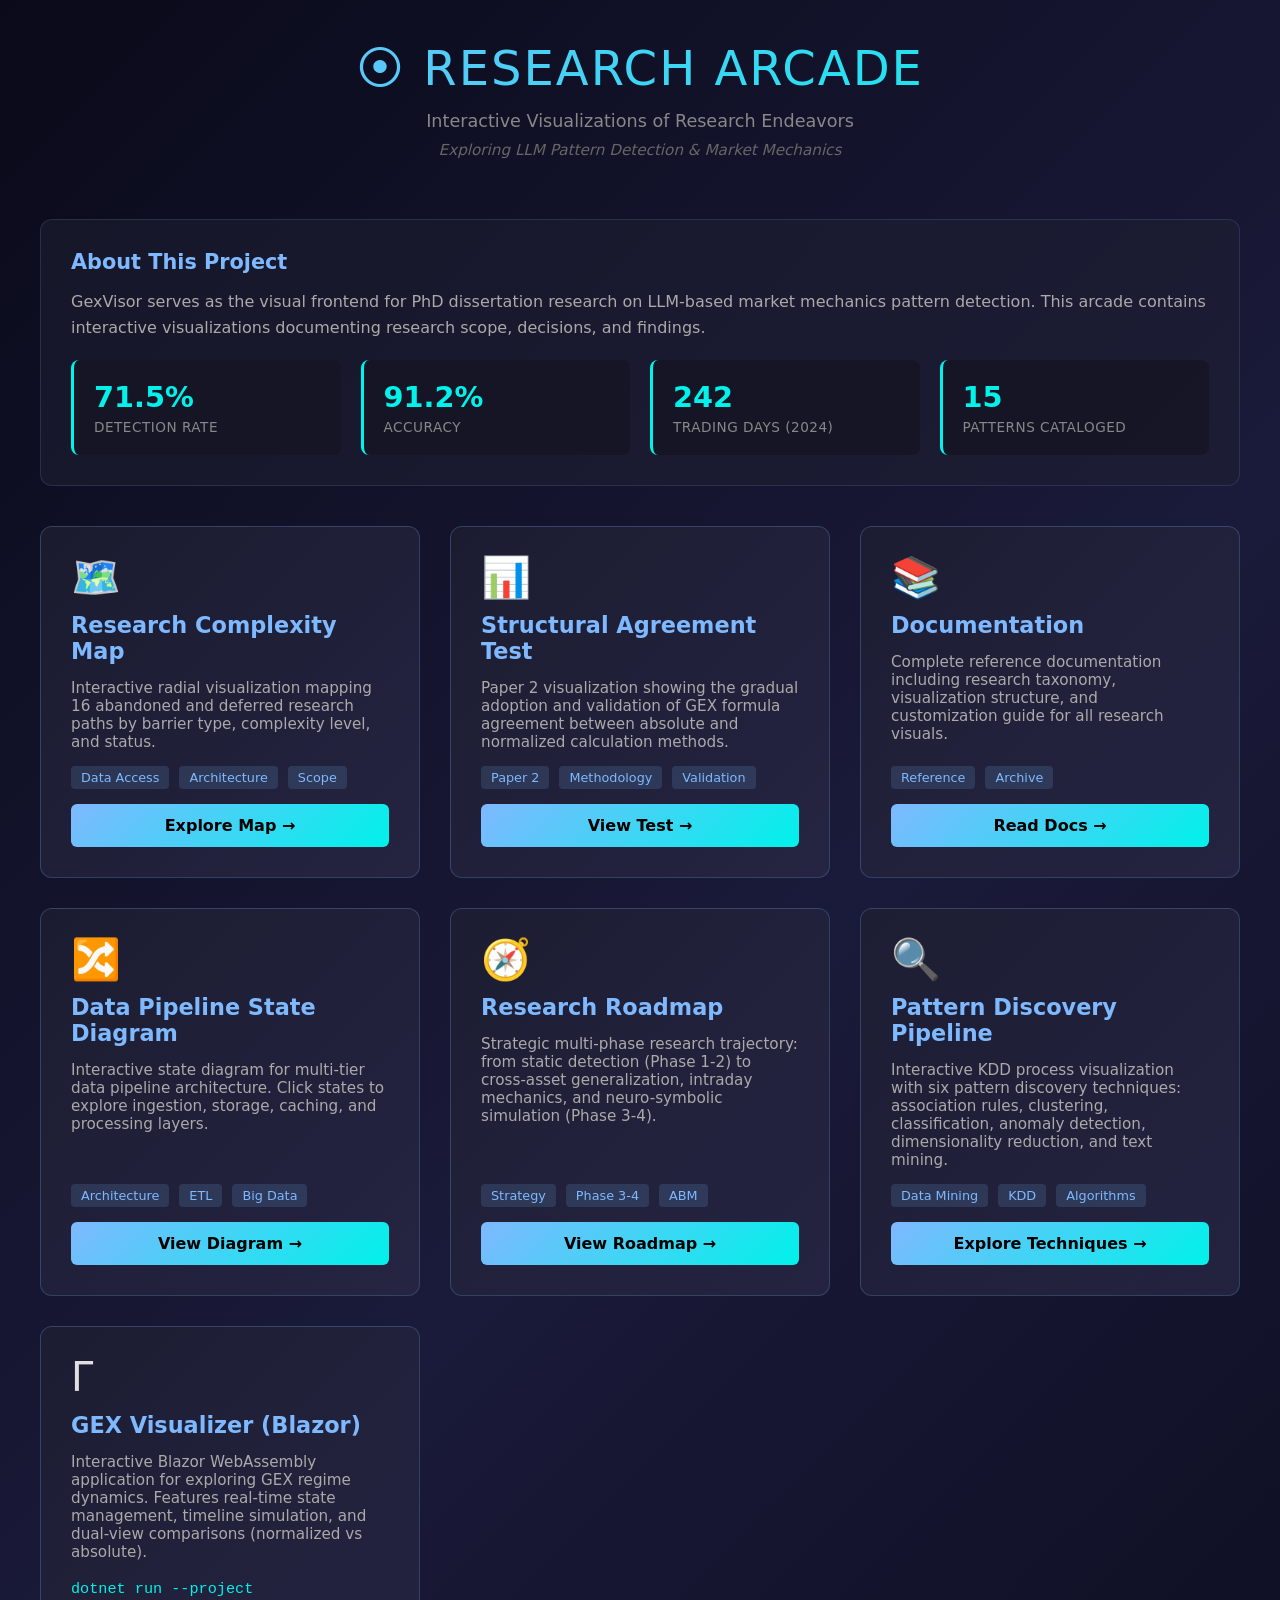
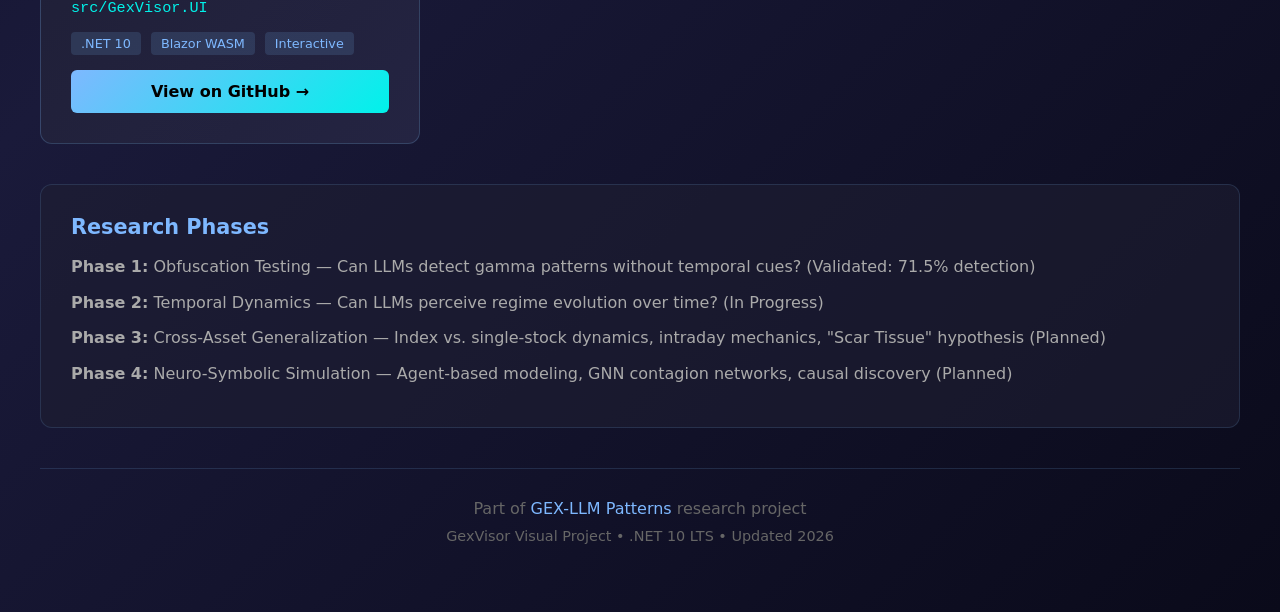
<file: docs/research-visuals/index.html>
<!DOCTYPE html>
<html lang="en">
<head>
    <meta charset="UTF-8">
    <meta name="viewport" content="width=device-width, initial-scale=1.0">
    <title>Research Arcade - GexVisor Visual Projects</title>
    <style>
        * {
            margin: 0;
            padding: 0;
            box-sizing: border-box;
        }

        body {
            font-family: 'Segoe UI', system-ui, -apple-system, sans-serif;
            background: linear-gradient(135deg, #0a0a1a 0%, #1a1a3a 50%, #0a0a1a 100%);
            min-height: 100vh;
            color: #e0e0e0;
            padding: 40px 20px;
        }

        .container {
            max-width: 1200px;
            margin: 0 auto;
        }

        header {
            text-align: center;
            margin-bottom: 60px;
        }

        h1 {
            font-size: 3rem;
            background: linear-gradient(135deg, #7eb8ff, #00f2ea);
            -webkit-background-clip: text;
            -webkit-text-fill-color: transparent;
            background-clip: text;
            margin-bottom: 15px;
            font-weight: 300;
            letter-spacing: 2px;
        }

        .subtitle {
            color: #888;
            font-size: 1.1rem;
            margin-bottom: 10px;
        }

        .tagline {
            color: #666;
            font-size: 0.95rem;
            font-style: italic;
        }

        .arcade {
            display: grid;
            grid-template-columns: repeat(auto-fit, minmax(350px, 1fr));
            gap: 30px;
            margin-bottom: 40px;
        }

        .card {
            background: linear-gradient(135deg, rgba(30, 30, 50, 0.8), rgba(40, 40, 70, 0.8));
            border: 1px solid rgba(100, 150, 200, 0.3);
            border-radius: 12px;
            padding: 30px;
            transition: all 0.3s ease;
            display: flex;
            flex-direction: column;
            gap: 15px;
        }

        .card:hover {
            border-color: rgba(100, 200, 255, 0.6);
            box-shadow: 0 0 30px rgba(0, 242, 234, 0.1);
            transform: translateY(-5px);
        }

        .card-icon {
            font-size: 2.5rem;
            line-height: 1;
        }

        .card-title {
            font-size: 1.4rem;
            font-weight: 600;
            color: #7eb8ff;
        }

        .card-description {
            font-size: 0.95rem;
            color: #aaa;
            flex-grow: 1;
        }

        .card-meta {
            display: flex;
            gap: 10px;
            font-size: 0.8rem;
            color: #666;
            flex-wrap: wrap;
        }

        .tag {
            background: rgba(100, 150, 200, 0.2);
            padding: 4px 10px;
            border-radius: 4px;
            color: #7eb8ff;
        }

        .btn {
            display: inline-block;
            padding: 12px 24px;
            background: linear-gradient(135deg, #7eb8ff, #00f2ea);
            color: #000;
            text-decoration: none;
            border-radius: 6px;
            font-weight: 600;
            transition: all 0.3s ease;
            border: none;
            cursor: pointer;
            text-align: center;
        }

        .btn:hover {
            transform: scale(1.05);
            box-shadow: 0 0 20px rgba(0, 242, 234, 0.3);
        }

        .info-section {
            background: rgba(30, 30, 50, 0.6);
            border: 1px solid rgba(100, 150, 200, 0.2);
            border-radius: 12px;
            padding: 30px;
            margin-bottom: 40px;
        }

        .info-section h2 {
            color: #7eb8ff;
            margin-bottom: 15px;
            font-size: 1.3rem;
        }

        .info-section p {
            color: #aaa;
            line-height: 1.6;
            margin-bottom: 10px;
        }

        .metrics {
            display: grid;
            grid-template-columns: repeat(auto-fit, minmax(200px, 1fr));
            gap: 20px;
            margin-top: 20px;
        }

        .metric {
            background: rgba(20, 20, 35, 0.8);
            padding: 20px;
            border-radius: 8px;
            border-left: 3px solid #00f2ea;
        }

        .metric-value {
            font-size: 1.8rem;
            font-weight: bold;
            color: #00f2ea;
            margin-bottom: 5px;
        }

        .metric-label {
            font-size: 0.85rem;
            color: #888;
            text-transform: uppercase;
            letter-spacing: 0.5px;
        }

        footer {
            text-align: center;
            color: #666;
            padding: 30px 0;
            border-top: 1px solid rgba(100, 150, 200, 0.2);
        }

        footer a {
            color: #7eb8ff;
            text-decoration: none;
        }

        footer a:hover {
            text-decoration: underline;
        }
    </style>
</head>
<body>

<div class="container">
    <header>
        <h1>⦿ RESEARCH ARCADE</h1>
        <div class="subtitle">Interactive Visualizations of Research Endeavors</div>
        <div class="tagline">Exploring LLM Pattern Detection & Market Mechanics</div>
    </header>

    <div class="info-section">
        <h2>About This Project</h2>
        <p>GexVisor serves as the visual frontend for PhD dissertation research on LLM-based market mechanics pattern detection. This arcade contains interactive visualizations documenting research scope, decisions, and findings.</p>

        <div class="metrics">
            <div class="metric">
                <div class="metric-value">71.5%</div>
                <div class="metric-label">Detection Rate</div>
            </div>
            <div class="metric">
                <div class="metric-value">91.2%</div>
                <div class="metric-label">Accuracy</div>
            </div>
            <div class="metric">
                <div class="metric-value">242</div>
                <div class="metric-label">Trading Days (2024)</div>
            </div>
            <div class="metric">
                <div class="metric-value">15</div>
                <div class="metric-label">Patterns Cataloged</div>
            </div>
        </div>
    </div>

    <div class="arcade">

        <div class="card">
            <div class="card-icon">🗺️</div>
            <div class="card-title">Research Complexity Map</div>
            <div class="card-description">
                Interactive radial visualization mapping 16 abandoned and deferred research paths by barrier type, complexity level, and status.
            </div>
            <div class="card-meta">
                <span class="tag">Data Access</span>
                <span class="tag">Architecture</span>
                <span class="tag">Scope</span>
            </div>
            <a href="research_complexity_map.html" class="btn">Explore Map →</a>
        </div>

        <div class="card">
            <div class="card-icon">📊</div>
            <div class="card-title">Structural Agreement Test</div>
            <div class="card-description">
                Paper 2 visualization showing the gradual adoption and validation of GEX formula agreement between absolute and normalized calculation methods.
            </div>
            <div class="card-meta">
                <span class="tag">Paper 2</span>
                <span class="tag">Methodology</span>
                <span class="tag">Validation</span>
            </div>
            <a href="paper2.html" class="btn">View Test →</a>
        </div>

        <div class="card">
            <div class="card-icon">📚</div>
            <div class="card-title">Documentation</div>
            <div class="card-description">
                Complete reference documentation including research taxonomy, visualization structure, and customization guide for all research visuals.
            </div>
            <div class="card-meta">
                <span class="tag">Reference</span>
                <span class="tag">Archive</span>
            </div>
            <a href="README.md" class="btn">Read Docs →</a>
        </div>

        <div class="card">
            <div class="card-icon">🔀</div>
            <div class="card-title">Data Pipeline State Diagram</div>
            <div class="card-description">
                Interactive state diagram for multi-tier data pipeline architecture. Click states to explore ingestion, storage, caching, and processing layers.
            </div>
            <div class="card-meta">
                <span class="tag">Architecture</span>
                <span class="tag">ETL</span>
                <span class="tag">Big Data</span>
            </div>
            <a href="data_pipeline_state_diagram.html" class="btn">View Diagram →</a>
        </div>

        <div class="card">
            <div class="card-icon">🧭</div>
            <div class="card-title">Research Roadmap</div>
            <div class="card-description">
                Strategic multi-phase research trajectory: from static detection (Phase 1-2) to cross-asset generalization, intraday mechanics, and neuro-symbolic simulation (Phase 3-4).
            </div>
            <div class="card-meta">
                <span class="tag">Strategy</span>
                <span class="tag">Phase 3-4</span>
                <span class="tag">ABM</span>
            </div>
            <a href="RESEARCH_ROADMAP.md" class="btn">View Roadmap →</a>
        </div>

        <div class="card">
            <div class="card-icon">🔍</div>
            <div class="card-title">Pattern Discovery Pipeline</div>
            <div class="card-description">
                Interactive KDD process visualization with six pattern discovery techniques: association rules, clustering, classification, anomaly detection, dimensionality reduction, and text mining.
            </div>
            <div class="card-meta">
                <span class="tag">Data Mining</span>
                <span class="tag">KDD</span>
                <span class="tag">Algorithms</span>
            </div>
            <a href="data_mining_pattern_discovery.html" class="btn">Explore Techniques →</a>
        </div>

        <div class="card">
            <div class="card-icon">Γ</div>
            <div class="card-title">GEX Visualizer (Blazor)</div>
            <div class="card-description">
                Interactive Blazor WebAssembly application for exploring GEX regime dynamics. Features real-time state management, timeline simulation, and dual-view comparisons (normalized vs absolute).
                <br><br><code style="color:#00f2ea">dotnet run --project src/GexVisor.UI</code>
            </div>
            <div class="card-meta">
                <span class="tag">.NET 10</span>
                <span class="tag">Blazor WASM</span>
                <span class="tag">Interactive</span>
            </div>
            <a href="https://github.com/iAmGiG/GexVisor" class="btn">View on GitHub →</a>
        </div>

    </div>

    <div class="info-section">
        <h2>Research Phases</h2>
        <p><strong>Phase 1:</strong> Obfuscation Testing — Can LLMs detect gamma patterns without temporal cues? (Validated: 71.5% detection)</p>
        <p><strong>Phase 2:</strong> Temporal Dynamics — Can LLMs perceive regime evolution over time? (In Progress)</p>
        <p><strong>Phase 3:</strong> Cross-Asset Generalization — Index vs. single-stock dynamics, intraday mechanics, "Scar Tissue" hypothesis (Planned)</p>
        <p><strong>Phase 4:</strong> Neuro-Symbolic Simulation — Agent-based modeling, GNN contagion networks, causal discovery (Planned)</p>
    </div>

    <footer>
        <p>Part of <a href="https://github.com/iAmGiG/gex-llm-patterns">GEX-LLM Patterns</a> research project</p>
        <p style="margin-top: 10px; font-size: 0.9rem;">GexVisor Visual Project • .NET 10 LTS • Updated 2026</p>
    </footer>
</div>

</body>
</html>
</file>
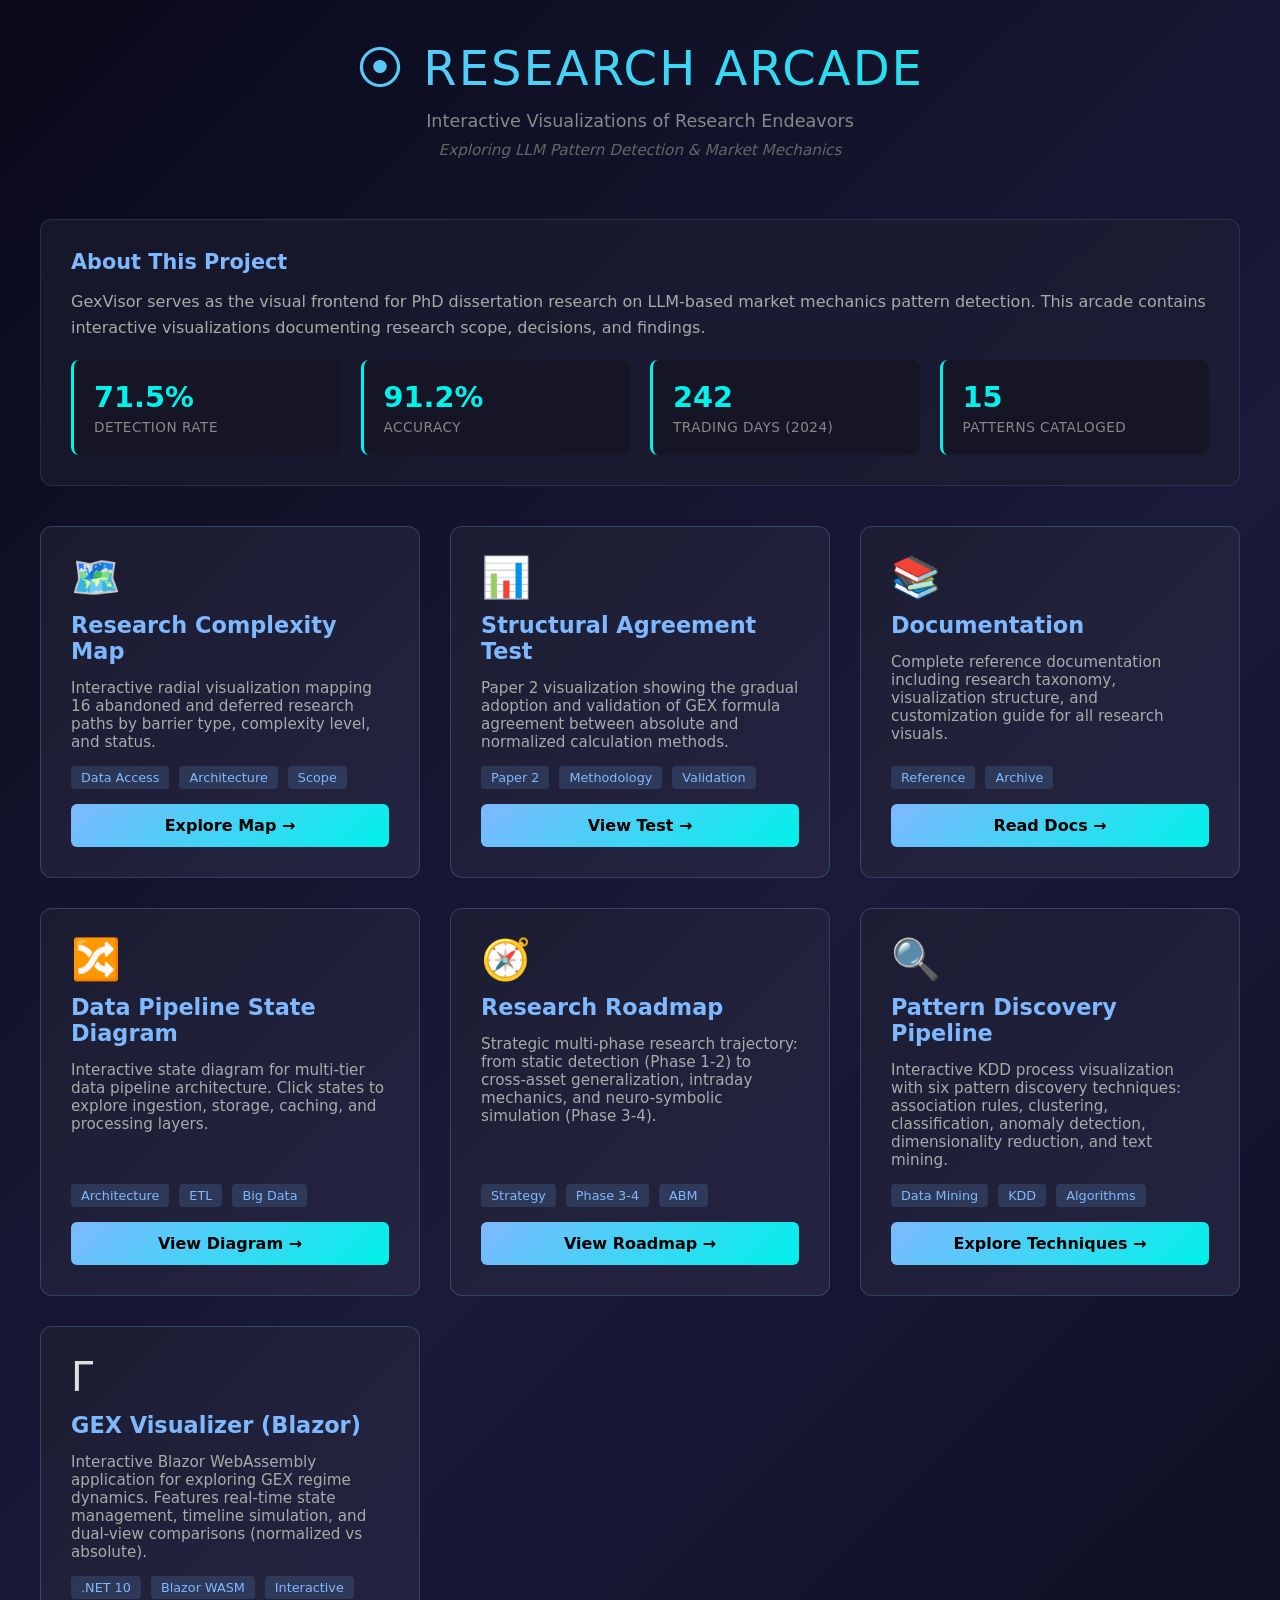
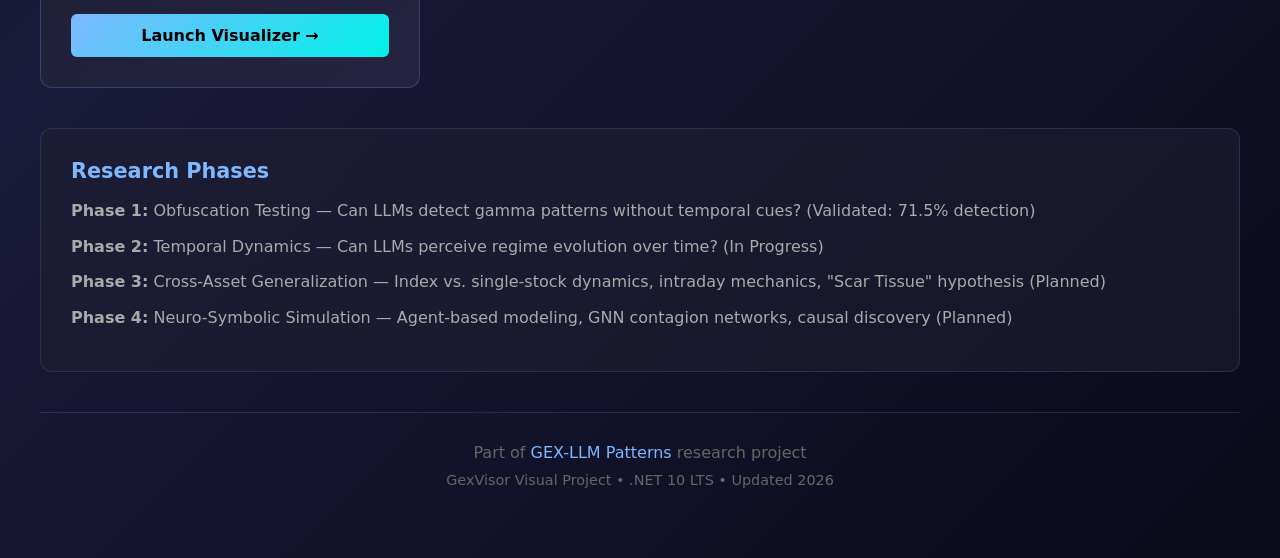
<file: src/GexVisor.UI/wwwroot/research-visuals/index.html>
<!DOCTYPE html>
<html lang="en">
<head>
    <meta charset="UTF-8">
    <meta name="viewport" content="width=device-width, initial-scale=1.0">
    <title>Research Arcade - GexVisor Visual Projects</title>
    <style>
        * {
            margin: 0;
            padding: 0;
            box-sizing: border-box;
        }

        body {
            font-family: 'Segoe UI', system-ui, -apple-system, sans-serif;
            background: linear-gradient(135deg, #0a0a1a 0%, #1a1a3a 50%, #0a0a1a 100%);
            min-height: 100vh;
            color: #e0e0e0;
            padding: 40px 20px;
        }

        .container {
            max-width: 1200px;
            margin: 0 auto;
        }

        header {
            text-align: center;
            margin-bottom: 60px;
        }

        h1 {
            font-size: 3rem;
            background: linear-gradient(135deg, #7eb8ff, #00f2ea);
            -webkit-background-clip: text;
            -webkit-text-fill-color: transparent;
            background-clip: text;
            margin-bottom: 15px;
            font-weight: 300;
            letter-spacing: 2px;
        }

        .subtitle {
            color: #888;
            font-size: 1.1rem;
            margin-bottom: 10px;
        }

        .tagline {
            color: #666;
            font-size: 0.95rem;
            font-style: italic;
        }

        .arcade {
            display: grid;
            grid-template-columns: repeat(auto-fit, minmax(350px, 1fr));
            gap: 30px;
            margin-bottom: 40px;
        }

        .card {
            background: linear-gradient(135deg, rgba(30, 30, 50, 0.8), rgba(40, 40, 70, 0.8));
            border: 1px solid rgba(100, 150, 200, 0.3);
            border-radius: 12px;
            padding: 30px;
            transition: all 0.3s ease;
            display: flex;
            flex-direction: column;
            gap: 15px;
        }

        .card:hover {
            border-color: rgba(100, 200, 255, 0.6);
            box-shadow: 0 0 30px rgba(0, 242, 234, 0.1);
            transform: translateY(-5px);
        }

        .card-icon {
            font-size: 2.5rem;
            line-height: 1;
        }

        .card-title {
            font-size: 1.4rem;
            font-weight: 600;
            color: #7eb8ff;
        }

        .card-description {
            font-size: 0.95rem;
            color: #aaa;
            flex-grow: 1;
        }

        .card-meta {
            display: flex;
            gap: 10px;
            font-size: 0.8rem;
            color: #666;
            flex-wrap: wrap;
        }

        .tag {
            background: rgba(100, 150, 200, 0.2);
            padding: 4px 10px;
            border-radius: 4px;
            color: #7eb8ff;
        }

        .btn {
            display: inline-block;
            padding: 12px 24px;
            background: linear-gradient(135deg, #7eb8ff, #00f2ea);
            color: #000;
            text-decoration: none;
            border-radius: 6px;
            font-weight: 600;
            transition: all 0.3s ease;
            border: none;
            cursor: pointer;
            text-align: center;
        }

        .btn:hover {
            transform: scale(1.05);
            box-shadow: 0 0 20px rgba(0, 242, 234, 0.3);
        }

        .info-section {
            background: rgba(30, 30, 50, 0.6);
            border: 1px solid rgba(100, 150, 200, 0.2);
            border-radius: 12px;
            padding: 30px;
            margin-bottom: 40px;
        }

        .info-section h2 {
            color: #7eb8ff;
            margin-bottom: 15px;
            font-size: 1.3rem;
        }

        .info-section p {
            color: #aaa;
            line-height: 1.6;
            margin-bottom: 10px;
        }

        .metrics {
            display: grid;
            grid-template-columns: repeat(auto-fit, minmax(200px, 1fr));
            gap: 20px;
            margin-top: 20px;
        }

        .metric {
            background: rgba(20, 20, 35, 0.8);
            padding: 20px;
            border-radius: 8px;
            border-left: 3px solid #00f2ea;
        }

        .metric-value {
            font-size: 1.8rem;
            font-weight: bold;
            color: #00f2ea;
            margin-bottom: 5px;
        }

        .metric-label {
            font-size: 0.85rem;
            color: #888;
            text-transform: uppercase;
            letter-spacing: 0.5px;
        }

        footer {
            text-align: center;
            color: #666;
            padding: 30px 0;
            border-top: 1px solid rgba(100, 150, 200, 0.2);
        }

        footer a {
            color: #7eb8ff;
            text-decoration: none;
        }

        footer a:hover {
            text-decoration: underline;
        }
    </style>
</head>
<body>

<div class="container">
    <header>
        <h1>⦿ RESEARCH ARCADE</h1>
        <div class="subtitle">Interactive Visualizations of Research Endeavors</div>
        <div class="tagline">Exploring LLM Pattern Detection & Market Mechanics</div>
    </header>

    <div class="info-section">
        <h2>About This Project</h2>
        <p>GexVisor serves as the visual frontend for PhD dissertation research on LLM-based market mechanics pattern detection. This arcade contains interactive visualizations documenting research scope, decisions, and findings.</p>

        <div class="metrics">
            <div class="metric">
                <div class="metric-value">71.5%</div>
                <div class="metric-label">Detection Rate</div>
            </div>
            <div class="metric">
                <div class="metric-value">91.2%</div>
                <div class="metric-label">Accuracy</div>
            </div>
            <div class="metric">
                <div class="metric-value">242</div>
                <div class="metric-label">Trading Days (2024)</div>
            </div>
            <div class="metric">
                <div class="metric-value">15</div>
                <div class="metric-label">Patterns Cataloged</div>
            </div>
        </div>
    </div>

    <div class="arcade">

        <div class="card">
            <div class="card-icon">🗺️</div>
            <div class="card-title">Research Complexity Map</div>
            <div class="card-description">
                Interactive radial visualization mapping 16 abandoned and deferred research paths by barrier type, complexity level, and status.
            </div>
            <div class="card-meta">
                <span class="tag">Data Access</span>
                <span class="tag">Architecture</span>
                <span class="tag">Scope</span>
            </div>
            <a href="research_complexity_map.html" class="btn">Explore Map →</a>
        </div>

        <div class="card">
            <div class="card-icon">📊</div>
            <div class="card-title">Structural Agreement Test</div>
            <div class="card-description">
                Paper 2 visualization showing the gradual adoption and validation of GEX formula agreement between absolute and normalized calculation methods.
            </div>
            <div class="card-meta">
                <span class="tag">Paper 2</span>
                <span class="tag">Methodology</span>
                <span class="tag">Validation</span>
            </div>
            <a href="paper2.html" class="btn">View Test →</a>
        </div>

        <div class="card">
            <div class="card-icon">📚</div>
            <div class="card-title">Documentation</div>
            <div class="card-description">
                Complete reference documentation including research taxonomy, visualization structure, and customization guide for all research visuals.
            </div>
            <div class="card-meta">
                <span class="tag">Reference</span>
                <span class="tag">Archive</span>
            </div>
            <a href="README.md" class="btn">Read Docs →</a>
        </div>

        <div class="card">
            <div class="card-icon">🔀</div>
            <div class="card-title">Data Pipeline State Diagram</div>
            <div class="card-description">
                Interactive state diagram for multi-tier data pipeline architecture. Click states to explore ingestion, storage, caching, and processing layers.
            </div>
            <div class="card-meta">
                <span class="tag">Architecture</span>
                <span class="tag">ETL</span>
                <span class="tag">Big Data</span>
            </div>
            <a href="data_pipeline_state_diagram.html" class="btn">View Diagram →</a>
        </div>

        <div class="card">
            <div class="card-icon">🧭</div>
            <div class="card-title">Research Roadmap</div>
            <div class="card-description">
                Strategic multi-phase research trajectory: from static detection (Phase 1-2) to cross-asset generalization, intraday mechanics, and neuro-symbolic simulation (Phase 3-4).
            </div>
            <div class="card-meta">
                <span class="tag">Strategy</span>
                <span class="tag">Phase 3-4</span>
                <span class="tag">ABM</span>
            </div>
            <a href="RESEARCH_ROADMAP.md" class="btn">View Roadmap →</a>
        </div>

        <div class="card">
            <div class="card-icon">🔍</div>
            <div class="card-title">Pattern Discovery Pipeline</div>
            <div class="card-description">
                Interactive KDD process visualization with six pattern discovery techniques: association rules, clustering, classification, anomaly detection, dimensionality reduction, and text mining.
            </div>
            <div class="card-meta">
                <span class="tag">Data Mining</span>
                <span class="tag">KDD</span>
                <span class="tag">Algorithms</span>
            </div>
            <a href="data_mining_pattern_discovery.html" class="btn">Explore Techniques →</a>
        </div>

        <div class="card">
            <div class="card-icon">Γ</div>
            <div class="card-title">GEX Visualizer (Blazor)</div>
            <div class="card-description">
                Interactive Blazor WebAssembly application for exploring GEX regime dynamics. Features real-time state management, timeline simulation, and dual-view comparisons (normalized vs absolute).
            </div>
            <div class="card-meta">
                <span class="tag">.NET 10</span>
                <span class="tag">Blazor WASM</span>
                <span class="tag">Interactive</span>
            </div>
            <a href="../gex-visualizer/index.html" class="btn">Launch Visualizer →</a>
        </div>

    </div>

    <div class="info-section">
        <h2>Research Phases</h2>
        <p><strong>Phase 1:</strong> Obfuscation Testing — Can LLMs detect gamma patterns without temporal cues? (Validated: 71.5% detection)</p>
        <p><strong>Phase 2:</strong> Temporal Dynamics — Can LLMs perceive regime evolution over time? (In Progress)</p>
        <p><strong>Phase 3:</strong> Cross-Asset Generalization — Index vs. single-stock dynamics, intraday mechanics, "Scar Tissue" hypothesis (Planned)</p>
        <p><strong>Phase 4:</strong> Neuro-Symbolic Simulation — Agent-based modeling, GNN contagion networks, causal discovery (Planned)</p>
    </div>

    <footer>
        <p>Part of <a href="https://github.com/iAmGiG/gex-llm-patterns">GEX-LLM Patterns</a> research project</p>
        <p style="margin-top: 10px; font-size: 0.9rem;">GexVisor Visual Project • .NET 10 LTS • Updated 2026</p>
    </footer>
</div>

</body>
</html>
</file>
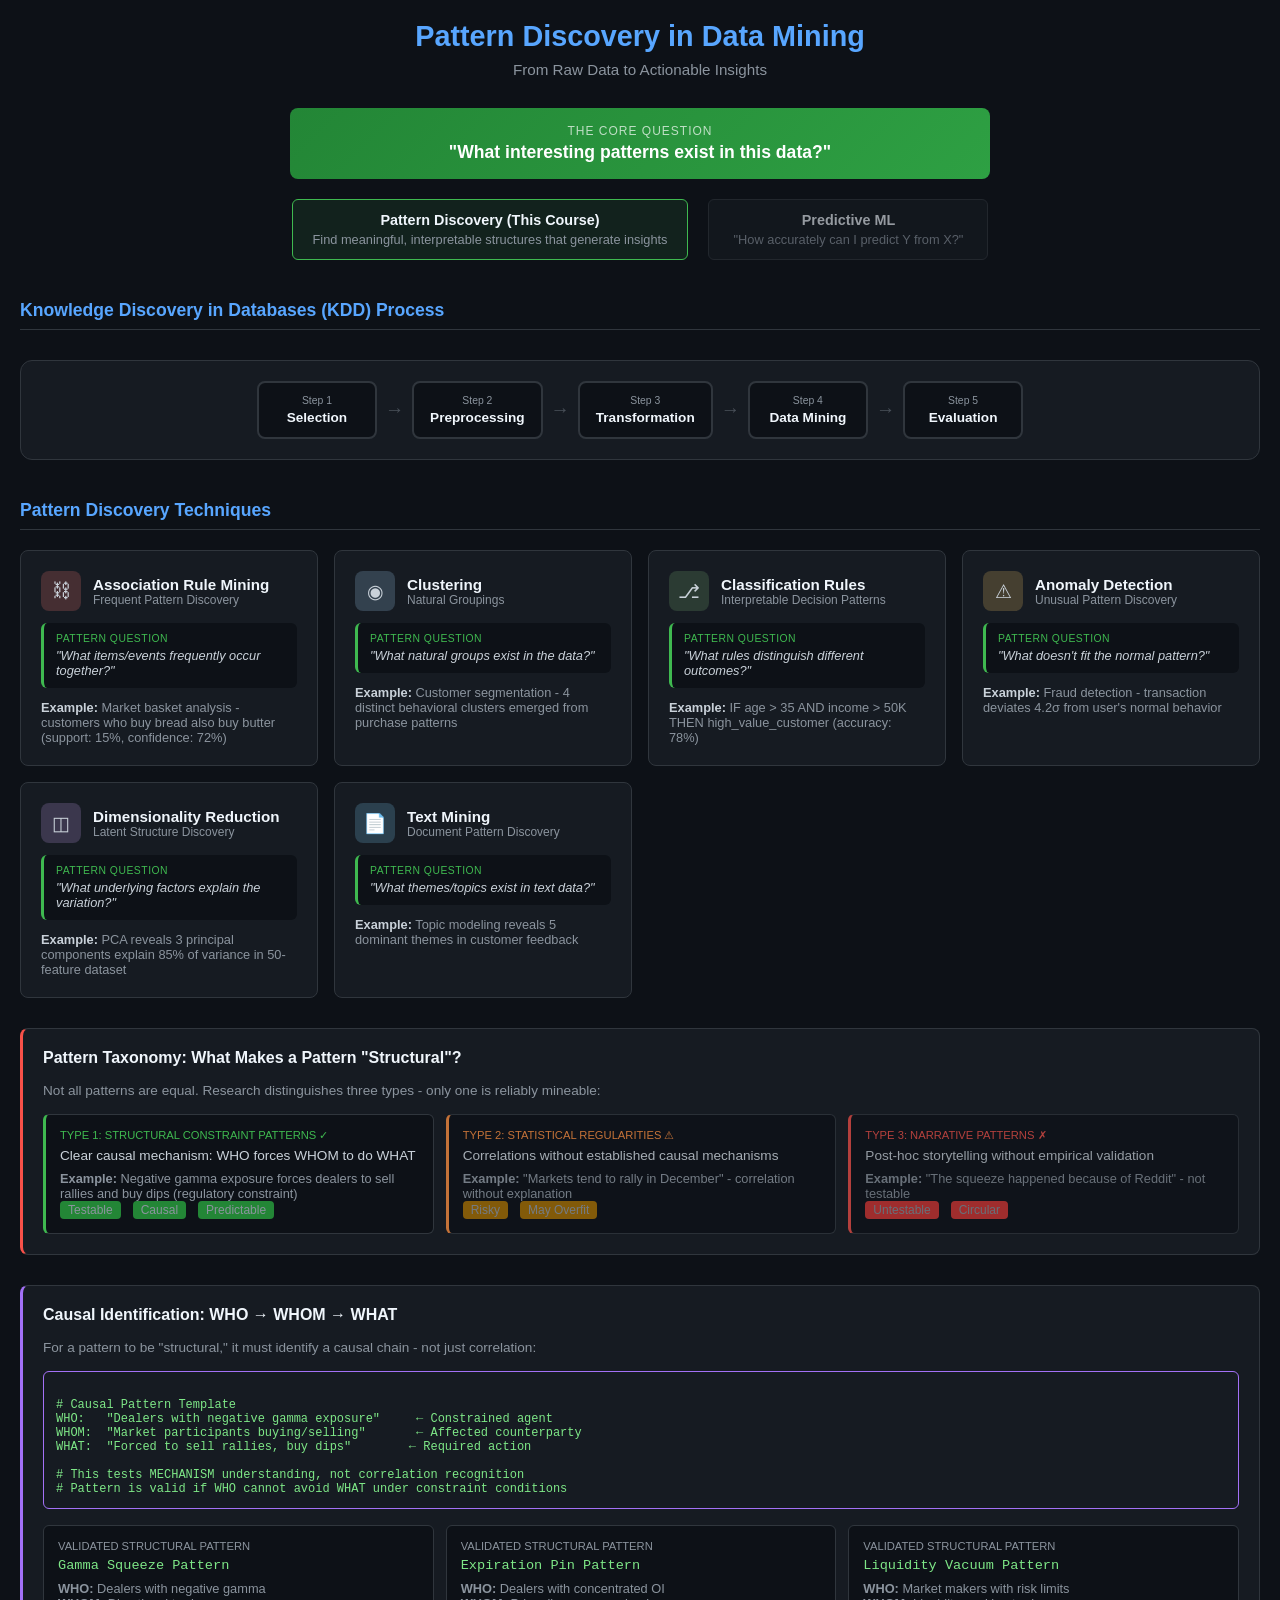
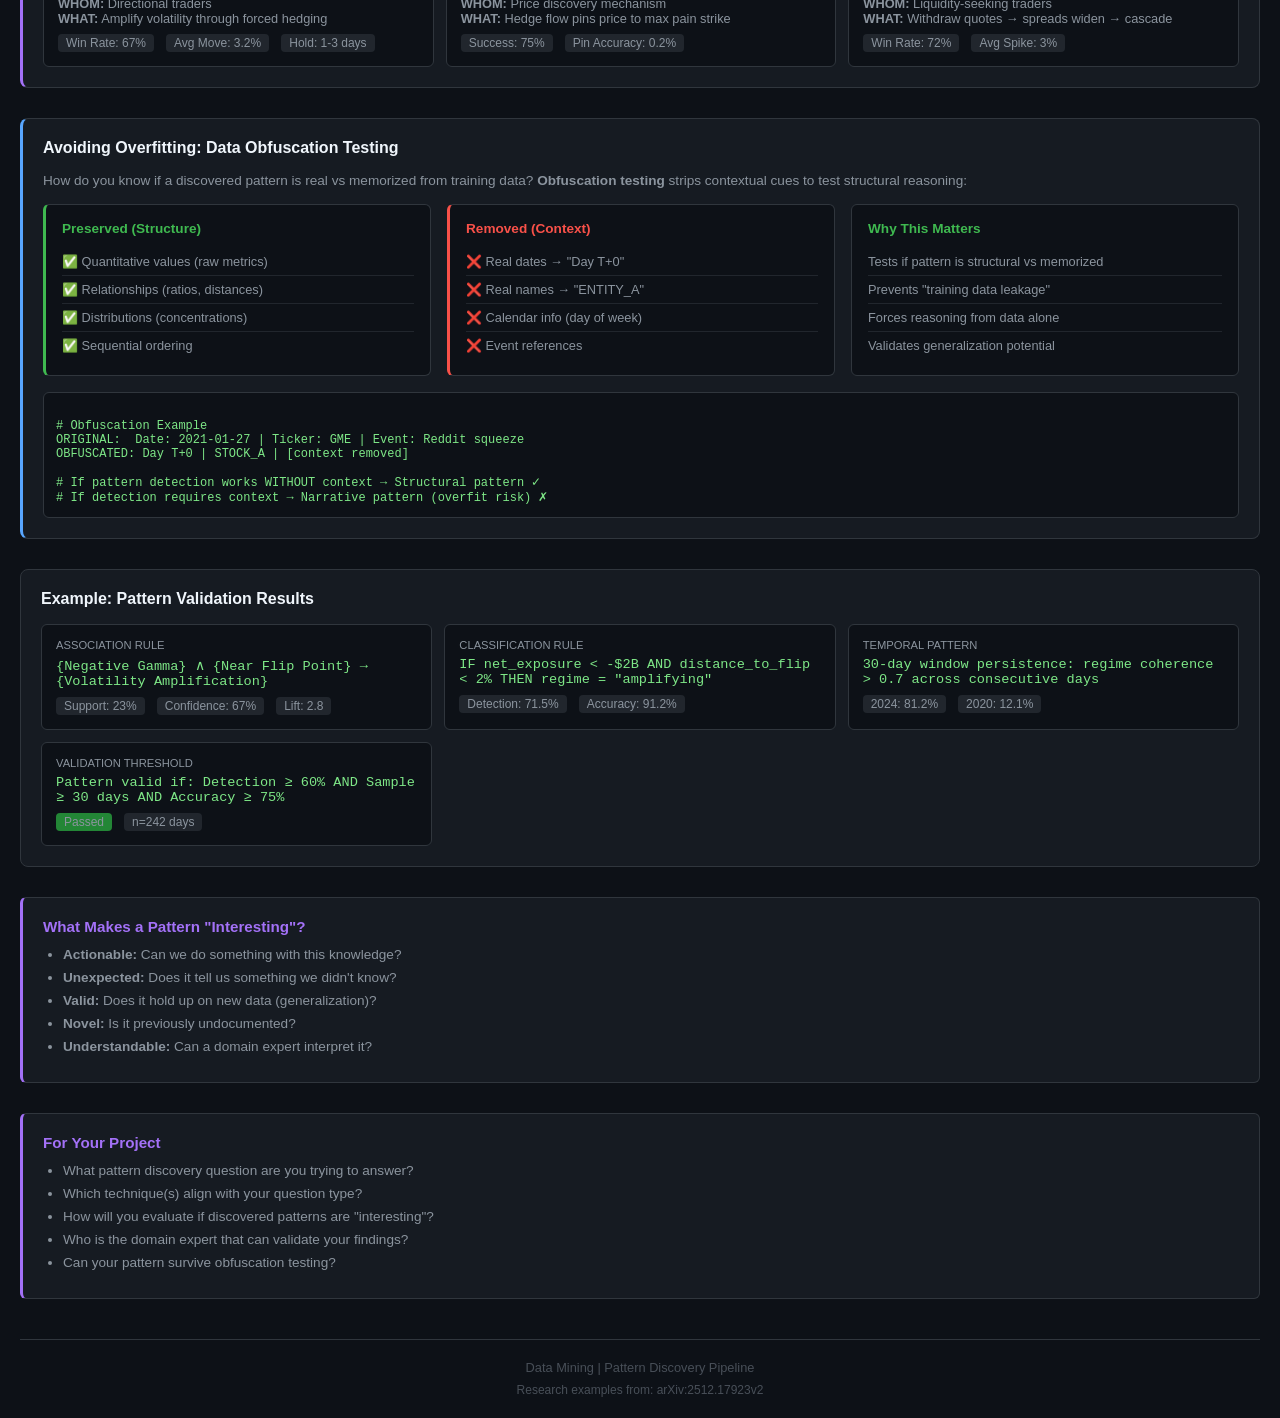
<file: docs/research-visuals/data_mining_pattern_discovery.html>
<!DOCTYPE html>
<html lang="en">
<head>
    <meta charset="UTF-8">
    <meta name="viewport" content="width=device-width, initial-scale=1.0">
    <title>Pattern Discovery Pipeline - Data Mining Course</title>
    <style>
        * {
            margin: 0;
            padding: 0;
            box-sizing: border-box;
        }

        body {
            font-family: 'Segoe UI', Tahoma, Geneva, Verdana, sans-serif;
            background: #0d1117;
            min-height: 100vh;
            color: #c9d1d9;
            padding: 20px;
        }

        .container {
            max-width: 1300px;
            margin: 0 auto;
        }

        .header {
            text-align: center;
            margin-bottom: 30px;
        }

        .header h1 {
            font-size: 1.8rem;
            color: #58a6ff;
            margin-bottom: 8px;
        }

        .header .subtitle {
            color: #8b949e;
            font-size: 0.95rem;
        }

        .key-question {
            background: linear-gradient(135deg, #238636 0%, #2ea043 100%);
            border-radius: 8px;
            padding: 16px 24px;
            text-align: center;
            margin: 20px auto;
            max-width: 700px;
        }

        .key-question .label {
            font-size: 0.75rem;
            color: rgba(255,255,255,0.7);
            text-transform: uppercase;
            letter-spacing: 1px;
            margin-bottom: 4px;
        }

        .key-question .question {
            font-size: 1.1rem;
            color: #fff;
            font-weight: 600;
        }

        .vs-box {
            display: flex;
            justify-content: center;
            gap: 20px;
            margin: 20px 0 30px 0;
            flex-wrap: wrap;
        }

        .vs-item {
            background: #161b22;
            border: 1px solid #30363d;
            border-radius: 6px;
            padding: 12px 20px;
            text-align: center;
            min-width: 280px;
        }

        .vs-item.highlight {
            border-color: #3fb950;
            background: rgba(63, 185, 80, 0.1);
        }

        .vs-item.dimmed {
            opacity: 0.6;
        }

        .vs-item .title {
            font-weight: 600;
            color: #f0f6fc;
            font-size: 0.9rem;
            margin-bottom: 4px;
        }

        .vs-item .desc {
            color: #8b949e;
            font-size: 0.8rem;
        }

        /* KDD Process Flow */
        .kdd-flow {
            display: flex;
            justify-content: center;
            align-items: center;
            gap: 8px;
            margin: 30px 0;
            flex-wrap: wrap;
            padding: 20px;
            background: #161b22;
            border-radius: 12px;
            border: 1px solid #30363d;
        }

        .kdd-step {
            background: #0d1117;
            border: 2px solid #30363d;
            border-radius: 8px;
            padding: 12px 16px;
            text-align: center;
            min-width: 120px;
            cursor: pointer;
            transition: all 0.2s ease;
        }

        .kdd-step:hover {
            border-color: #58a6ff;
        }

        .kdd-step.active {
            border-color: #58a6ff;
            box-shadow: 0 0 15px rgba(88, 166, 255, 0.2);
        }

        .kdd-step .step-num {
            font-size: 0.65rem;
            color: #8b949e;
            margin-bottom: 4px;
        }

        .kdd-step .step-name {
            font-weight: 600;
            color: #f0f6fc;
            font-size: 0.85rem;
        }

        .kdd-arrow {
            color: #484f58;
            font-size: 1.2rem;
        }

        /* Pattern Discovery Techniques */
        .section-title {
            font-size: 1.1rem;
            color: #58a6ff;
            margin: 40px 0 20px 0;
            padding-bottom: 8px;
            border-bottom: 1px solid #30363d;
        }

        .techniques-grid {
            display: grid;
            grid-template-columns: repeat(auto-fit, minmax(280px, 1fr));
            gap: 16px;
        }

        .technique-card {
            background: #161b22;
            border: 1px solid #30363d;
            border-radius: 8px;
            padding: 20px;
            cursor: pointer;
            transition: all 0.2s ease;
        }

        .technique-card:hover {
            border-color: #484f58;
            transform: translateY(-2px);
        }

        .technique-card.active {
            border-color: #58a6ff;
            box-shadow: 0 0 20px rgba(88, 166, 255, 0.15);
        }

        .technique-header {
            display: flex;
            align-items: center;
            gap: 12px;
            margin-bottom: 12px;
        }

        .technique-icon {
            width: 40px;
            height: 40px;
            border-radius: 8px;
            display: flex;
            align-items: center;
            justify-content: center;
            font-size: 1.2rem;
        }

        .technique-icon.assoc { background: rgba(255, 123, 114, 0.2); }
        .technique-icon.cluster { background: rgba(165, 214, 255, 0.2); }
        .technique-icon.class { background: rgba(127, 186, 122, 0.2); }
        .technique-icon.anomaly { background: rgba(255, 203, 107, 0.2); }
        .technique-icon.dim { background: rgba(203, 166, 247, 0.2); }
        .technique-icon.text { background: rgba(125, 211, 252, 0.2); }

        .technique-title {
            color: #f0f6fc;
            font-weight: 600;
            font-size: 0.95rem;
        }

        .technique-subtitle {
            color: #8b949e;
            font-size: 0.75rem;
        }

        .technique-question {
            background: #0d1117;
            border-radius: 6px;
            padding: 10px 12px;
            margin-bottom: 12px;
            border-left: 3px solid #3fb950;
        }

        .technique-question .label {
            font-size: 0.65rem;
            color: #3fb950;
            text-transform: uppercase;
            letter-spacing: 0.5px;
            margin-bottom: 4px;
        }

        .technique-question .text {
            color: #c9d1d9;
            font-size: 0.8rem;
            font-style: italic;
        }

        .technique-example {
            color: #8b949e;
            font-size: 0.8rem;
        }

        .technique-example strong {
            color: #c9d1d9;
        }

        /* Detail Panels */
        .detail-panel {
            display: none;
            background: #161b22;
            border: 1px solid #30363d;
            border-radius: 8px;
            padding: 24px;
            margin-top: 20px;
        }

        .detail-panel.active {
            display: block;
            animation: fadeIn 0.2s ease;
        }

        @keyframes fadeIn {
            from { opacity: 0; transform: translateY(-5px); }
            to { opacity: 1; transform: translateY(0); }
        }

        .detail-header {
            display: flex;
            justify-content: space-between;
            align-items: center;
            margin-bottom: 20px;
            padding-bottom: 12px;
            border-bottom: 1px solid #30363d;
        }

        .detail-title {
            font-size: 1.1rem;
            color: #58a6ff;
        }

        .close-btn {
            background: none;
            border: none;
            color: #8b949e;
            font-size: 1.3rem;
            cursor: pointer;
            padding: 4px 8px;
            border-radius: 4px;
        }

        .close-btn:hover {
            background: #30363d;
            color: #f0f6fc;
        }

        .detail-grid {
            display: grid;
            grid-template-columns: repeat(auto-fit, minmax(250px, 1fr));
            gap: 16px;
        }

        .detail-card {
            background: #0d1117;
            border: 1px solid #30363d;
            border-radius: 6px;
            padding: 16px;
        }

        .detail-card h4 {
            color: #3fb950;
            margin-bottom: 12px;
            font-size: 0.85rem;
            font-weight: 600;
        }

        .detail-card ul {
            list-style: none;
            font-size: 0.8rem;
            color: #8b949e;
        }

        .detail-card li {
            padding: 6px 0;
            border-bottom: 1px solid #21262d;
        }

        .detail-card li:last-child {
            border-bottom: none;
        }

        .tag {
            background: #388bfd26;
            color: #58a6ff;
            padding: 2px 6px;
            border-radius: 3px;
            font-size: 0.65rem;
            margin-left: 6px;
        }

        .code-block {
            background: #0d1117;
            border: 1px solid #30363d;
            border-radius: 6px;
            padding: 12px;
            font-family: 'Consolas', monospace;
            font-size: 0.75rem;
            color: #7ee787;
            overflow-x: auto;
            white-space: pre;
            margin-top: 12px;
        }

        /* Pattern Examples */
        .pattern-examples {
            background: #161b22;
            border: 1px solid #30363d;
            border-radius: 8px;
            padding: 20px;
            margin-top: 30px;
        }

        .pattern-examples h3 {
            color: #f0f6fc;
            font-size: 1rem;
            margin-bottom: 16px;
        }

        .pattern-grid {
            display: grid;
            grid-template-columns: repeat(auto-fit, minmax(300px, 1fr));
            gap: 12px;
        }

        .pattern-item {
            background: #0d1117;
            border: 1px solid #30363d;
            border-radius: 6px;
            padding: 14px;
        }

        .pattern-item .pattern-type {
            font-size: 0.7rem;
            color: #8b949e;
            text-transform: uppercase;
            margin-bottom: 6px;
        }

        .pattern-item .pattern-rule {
            font-family: 'Consolas', monospace;
            font-size: 0.85rem;
            color: #7ee787;
            margin-bottom: 8px;
        }

        .pattern-item .pattern-metrics {
            display: flex;
            gap: 12px;
            font-size: 0.75rem;
            color: #8b949e;
            flex-wrap: wrap;
        }

        .pattern-item .pattern-metrics span {
            background: #21262d;
            padding: 2px 8px;
            border-radius: 4px;
        }

        /* Discussion Box */
        .discussion-box {
            background: #161b22;
            border: 1px solid #30363d;
            border-left: 3px solid #a371f7;
            border-radius: 6px;
            padding: 20px;
            margin-top: 30px;
        }

        .discussion-box h3 {
            color: #a371f7;
            font-size: 0.95rem;
            margin-bottom: 12px;
        }

        .discussion-box ul {
            color: #8b949e;
            margin-left: 20px;
            font-size: 0.85rem;
        }

        .discussion-box li {
            margin: 8px 0;
        }

        .footer {
            text-align: center;
            margin-top: 40px;
            padding-top: 20px;
            border-top: 1px solid #30363d;
            color: #484f58;
            font-size: 0.8rem;
        }

        /* Responsive */
        @media (max-width: 768px) {
            .kdd-flow {
                flex-direction: column;
            }
            .kdd-arrow {
                transform: rotate(90deg);
            }
        }
    </style>
</head>
<body>
    <div class="container">
        <div class="header">
            <h1>Pattern Discovery in Data Mining</h1>
            <div class="subtitle">From Raw Data to Actionable Insights</div>
        </div>

        <div class="key-question">
            <div class="label">The Core Question</div>
            <div class="question">"What interesting patterns exist in this data?"</div>
        </div>

        <div class="vs-box">
            <div class="vs-item highlight">
                <div class="title">Pattern Discovery (This Course)</div>
                <div class="desc">Find meaningful, interpretable structures that generate insights</div>
            </div>
            <div class="vs-item dimmed">
                <div class="title">Predictive ML</div>
                <div class="desc">"How accurately can I predict Y from X?"</div>
            </div>
        </div>

        <!-- KDD Process -->
        <h2 class="section-title">Knowledge Discovery in Databases (KDD) Process</h2>

        <div class="kdd-flow">
            <div class="kdd-step" data-step="selection">
                <div class="step-num">Step 1</div>
                <div class="step-name">Selection</div>
            </div>
            <div class="kdd-arrow">→</div>
            <div class="kdd-step" data-step="preprocessing">
                <div class="step-num">Step 2</div>
                <div class="step-name">Preprocessing</div>
            </div>
            <div class="kdd-arrow">→</div>
            <div class="kdd-step" data-step="transformation">
                <div class="step-num">Step 3</div>
                <div class="step-name">Transformation</div>
            </div>
            <div class="kdd-arrow">→</div>
            <div class="kdd-step" data-step="mining">
                <div class="step-num">Step 4</div>
                <div class="step-name">Data Mining</div>
            </div>
            <div class="kdd-arrow">→</div>
            <div class="kdd-step" data-step="evaluation">
                <div class="step-num">Step 5</div>
                <div class="step-name">Evaluation</div>
            </div>
        </div>

        <!-- KDD Detail Panels -->
        <div class="detail-panel" id="detail-selection">
            <div class="detail-header">
                <div class="detail-title">Step 1: Selection</div>
                <button class="close-btn" onclick="closeKDD()">&times;</button>
            </div>
            <div class="detail-grid">
                <div class="detail-card">
                    <h4>What Happens</h4>
                    <ul>
                        <li>Identify relevant data sources</li>
                        <li>Define the target dataset</li>
                        <li>Scope the analysis domain</li>
                        <li>Understand data availability</li>
                    </ul>
                </div>
                <div class="detail-card">
                    <h4>Key Questions</h4>
                    <ul>
                        <li>What data is available?</li>
                        <li>What's the time range needed?</li>
                        <li>Which features are relevant?</li>
                        <li>What granularity is needed?</li>
                    </ul>
                </div>
                <div class="detail-card">
                    <h4>Common Pitfalls</h4>
                    <ul>
                        <li>Selection bias in sampling</li>
                        <li>Missing important features</li>
                        <li>Too narrow/wide scope</li>
                        <li>Ignoring data provenance</li>
                    </ul>
                </div>
            </div>
        </div>

        <div class="detail-panel" id="detail-preprocessing">
            <div class="detail-header">
                <div class="detail-title">Step 2: Preprocessing</div>
                <button class="close-btn" onclick="closeKDD()">&times;</button>
            </div>
            <div class="detail-grid">
                <div class="detail-card">
                    <h4>Data Cleaning</h4>
                    <ul>
                        <li>Handle missing values <span class="tag">Imputation</span></li>
                        <li>Remove duplicates <span class="tag">Dedup</span></li>
                        <li>Fix inconsistencies <span class="tag">Validation</span></li>
                        <li>Detect outliers <span class="tag">Quality</span></li>
                    </ul>
                </div>
                <div class="detail-card">
                    <h4>Missing Value Strategies</h4>
                    <ul>
                        <li>Delete rows (listwise deletion)</li>
                        <li>Mean/median imputation</li>
                        <li>Mode for categorical</li>
                        <li>Predictive imputation (KNN, regression)</li>
                    </ul>
                </div>
                <div class="detail-card">
                    <h4>Discussion</h4>
                    <ul>
                        <li>When is deletion acceptable?</li>
                        <li>How does imputation affect patterns?</li>
                        <li>Outliers: errors or insights?</li>
                        <li>Document decisions for reproducibility?</li>
                    </ul>
                </div>
            </div>
        </div>

        <div class="detail-panel" id="detail-transformation">
            <div class="detail-header">
                <div class="detail-title">Step 3: Transformation</div>
                <button class="close-btn" onclick="closeKDD()">&times;</button>
            </div>
            <div class="detail-grid">
                <div class="detail-card">
                    <h4>Feature Engineering</h4>
                    <ul>
                        <li>Normalization / Scaling <span class="tag">Range</span></li>
                        <li>Discretization (binning) <span class="tag">Categorical</span></li>
                        <li>Aggregation <span class="tag">Rollup</span></li>
                        <li>Derived features <span class="tag">Domain</span></li>
                    </ul>
                </div>
                <div class="detail-card">
                    <h4>Dimensionality Reduction</h4>
                    <ul>
                        <li>PCA - Principal Components</li>
                        <li>Feature selection (filter/wrapper)</li>
                        <li>Embedding methods</li>
                        <li>Domain-driven reduction</li>
                    </ul>
                </div>
                <div class="detail-card">
                    <h4>Discussion</h4>
                    <ul>
                        <li>Binning: equal-width vs equal-frequency?</li>
                        <li>How many bins is "right"?</li>
                        <li>When does transformation hide patterns?</li>
                        <li>Interpretability vs performance?</li>
                    </ul>
                </div>
            </div>
        </div>

        <div class="detail-panel" id="detail-mining">
            <div class="detail-header">
                <div class="detail-title">Step 4: Data Mining</div>
                <button class="close-btn" onclick="closeKDD()">&times;</button>
            </div>
            <div class="detail-grid">
                <div class="detail-card">
                    <h4>Pattern Discovery Tasks</h4>
                    <ul>
                        <li>Association Rules <span class="tag">Co-occurrence</span></li>
                        <li>Clustering <span class="tag">Grouping</span></li>
                        <li>Classification Rules <span class="tag">Decision</span></li>
                        <li>Anomaly Detection <span class="tag">Outliers</span></li>
                    </ul>
                </div>
                <div class="detail-card">
                    <h4>Algorithm Selection</h4>
                    <ul>
                        <li>Data characteristics (size, type)</li>
                        <li>Pattern type sought</li>
                        <li>Interpretability requirements</li>
                        <li>Computational constraints</li>
                    </ul>
                </div>
                <div class="detail-card">
                    <h4>Discussion</h4>
                    <ul>
                        <li>How to choose the right technique?</li>
                        <li>Combining multiple approaches?</li>
                        <li>Parameter sensitivity?</li>
                        <li>Overfitting in pattern discovery?</li>
                    </ul>
                </div>
            </div>
        </div>

        <div class="detail-panel" id="detail-evaluation">
            <div class="detail-header">
                <div class="detail-title">Step 5: Evaluation & Interpretation</div>
                <button class="close-btn" onclick="closeKDD()">&times;</button>
            </div>
            <div class="detail-grid">
                <div class="detail-card">
                    <h4>Pattern Quality Metrics</h4>
                    <ul>
                        <li>Support - How frequent? <span class="tag">Coverage</span></li>
                        <li>Confidence - How reliable? <span class="tag">Strength</span></li>
                        <li>Lift - How surprising? <span class="tag">Interest</span></li>
                        <li>Novelty - How new? <span class="tag">Discovery</span></li>
                    </ul>
                </div>
                <div class="detail-card">
                    <h4>Interestingness Criteria</h4>
                    <ul>
                        <li>Actionable - Can we act on it?</li>
                        <li>Unexpected - Does it surprise experts?</li>
                        <li>Valid - Does it generalize?</li>
                        <li>Understandable - Can humans interpret it?</li>
                    </ul>
                </div>
                <div class="detail-card">
                    <h4>Discussion</h4>
                    <ul>
                        <li>High support but obvious patterns?</li>
                        <li>Low support but valuable insights?</li>
                        <li>Domain expert validation?</li>
                        <li>Spurious correlations?</li>
                    </ul>
                </div>
            </div>
        </div>

        <!-- Pattern Discovery Techniques -->
        <h2 class="section-title">Pattern Discovery Techniques</h2>

        <div class="techniques-grid">
            <div class="technique-card" data-technique="association">
                <div class="technique-header">
                    <div class="technique-icon assoc">⛓</div>
                    <div>
                        <div class="technique-title">Association Rule Mining</div>
                        <div class="technique-subtitle">Frequent Pattern Discovery</div>
                    </div>
                </div>
                <div class="technique-question">
                    <div class="label">Pattern Question</div>
                    <div class="text">"What items/events frequently occur together?"</div>
                </div>
                <div class="technique-example">
                    <strong>Example:</strong> Market basket analysis - customers who buy bread also buy butter (support: 15%, confidence: 72%)
                </div>
            </div>

            <div class="technique-card" data-technique="clustering">
                <div class="technique-header">
                    <div class="technique-icon cluster">◉</div>
                    <div>
                        <div class="technique-title">Clustering</div>
                        <div class="technique-subtitle">Natural Groupings</div>
                    </div>
                </div>
                <div class="technique-question">
                    <div class="label">Pattern Question</div>
                    <div class="text">"What natural groups exist in the data?"</div>
                </div>
                <div class="technique-example">
                    <strong>Example:</strong> Customer segmentation - 4 distinct behavioral clusters emerged from purchase patterns
                </div>
            </div>

            <div class="technique-card" data-technique="classification">
                <div class="technique-header">
                    <div class="technique-icon class">⎇</div>
                    <div>
                        <div class="technique-title">Classification Rules</div>
                        <div class="technique-subtitle">Interpretable Decision Patterns</div>
                    </div>
                </div>
                <div class="technique-question">
                    <div class="label">Pattern Question</div>
                    <div class="text">"What rules distinguish different outcomes?"</div>
                </div>
                <div class="technique-example">
                    <strong>Example:</strong> IF age > 35 AND income > 50K THEN high_value_customer (accuracy: 78%)
                </div>
            </div>

            <div class="technique-card" data-technique="anomaly">
                <div class="technique-header">
                    <div class="technique-icon anomaly">⚠</div>
                    <div>
                        <div class="technique-title">Anomaly Detection</div>
                        <div class="technique-subtitle">Unusual Pattern Discovery</div>
                    </div>
                </div>
                <div class="technique-question">
                    <div class="label">Pattern Question</div>
                    <div class="text">"What doesn't fit the normal pattern?"</div>
                </div>
                <div class="technique-example">
                    <strong>Example:</strong> Fraud detection - transaction deviates 4.2σ from user's normal behavior
                </div>
            </div>

            <div class="technique-card" data-technique="dimensionality">
                <div class="technique-header">
                    <div class="technique-icon dim">◫</div>
                    <div>
                        <div class="technique-title">Dimensionality Reduction</div>
                        <div class="technique-subtitle">Latent Structure Discovery</div>
                    </div>
                </div>
                <div class="technique-question">
                    <div class="label">Pattern Question</div>
                    <div class="text">"What underlying factors explain the variation?"</div>
                </div>
                <div class="technique-example">
                    <strong>Example:</strong> PCA reveals 3 principal components explain 85% of variance in 50-feature dataset
                </div>
            </div>

            <div class="technique-card" data-technique="text">
                <div class="technique-header">
                    <div class="technique-icon text">📄</div>
                    <div>
                        <div class="technique-title">Text Mining</div>
                        <div class="technique-subtitle">Document Pattern Discovery</div>
                    </div>
                </div>
                <div class="technique-question">
                    <div class="label">Pattern Question</div>
                    <div class="text">"What themes/topics exist in text data?"</div>
                </div>
                <div class="technique-example">
                    <strong>Example:</strong> Topic modeling reveals 5 dominant themes in customer feedback
                </div>
            </div>
        </div>

        <!-- Technique Detail Panels -->
        <div class="detail-panel" id="detail-association">
            <div class="detail-header">
                <div class="detail-title">Association Rule Mining</div>
                <button class="close-btn" onclick="closeTechnique()">&times;</button>
            </div>
            <div class="detail-grid">
                <div class="detail-card">
                    <h4>Key Metrics</h4>
                    <ul>
                        <li><strong>Support:</strong> P(A ∩ B) - How often together?</li>
                        <li><strong>Confidence:</strong> P(B|A) - If A, how likely B?</li>
                        <li><strong>Lift:</strong> P(B|A)/P(B) - Better than random?</li>
                        <li><strong>Conviction:</strong> Dependency measure</li>
                    </ul>
                </div>
                <div class="detail-card">
                    <h4>Algorithms</h4>
                    <ul>
                        <li>Apriori - Classic, level-wise</li>
                        <li>FP-Growth - Pattern tree, faster</li>
                        <li>Eclat - Vertical format</li>
                        <li>Sampling approaches for scale</li>
                    </ul>
                </div>
                <div class="detail-card">
                    <h4>Discussion Questions</h4>
                    <ul>
                        <li>How to set support threshold?</li>
                        <li>Confidence vs lift: which matters more?</li>
                        <li>Handling rare but valuable patterns?</li>
                        <li>Temporal association patterns?</li>
                    </ul>
                </div>
            </div>
            <div class="code-block"># Association Rule Format
{Bread, Milk} → {Butter}
  Support:    15%   (15% of transactions contain all three)
  Confidence: 72%   (72% of {Bread,Milk} transactions also have Butter)
  Lift:       2.4   (2.4x more likely than random chance)</div>
        </div>

        <div class="detail-panel" id="detail-clustering">
            <div class="detail-header">
                <div class="detail-title">Clustering</div>
                <button class="close-btn" onclick="closeTechnique()">&times;</button>
            </div>
            <div class="detail-grid">
                <div class="detail-card">
                    <h4>Clustering Approaches</h4>
                    <ul>
                        <li>K-Means - Centroid-based, fast</li>
                        <li>Hierarchical - Dendrogram, flexible k</li>
                        <li>DBSCAN - Density-based, finds outliers</li>
                        <li>Gaussian Mixture - Probabilistic</li>
                    </ul>
                </div>
                <div class="detail-card">
                    <h4>Evaluation Metrics</h4>
                    <ul>
                        <li>Silhouette score - Cohesion vs separation</li>
                        <li>Within-cluster sum of squares</li>
                        <li>Calinski-Harabasz index</li>
                        <li>Domain expert validation</li>
                    </ul>
                </div>
                <div class="detail-card">
                    <h4>Discussion Questions</h4>
                    <ul>
                        <li>How to choose k?</li>
                        <li>Feature scaling importance?</li>
                        <li>Interpreting cluster meaning?</li>
                        <li>When clusters don't make sense?</li>
                    </ul>
                </div>
            </div>
            <div class="code-block"># Cluster Interpretation Pattern
Cluster 1 (n=1,234): "Budget Shoppers"
  - Avg basket: $23    (vs $45 overall)
  - Coupon usage: 78%  (vs 34% overall)
  - Store brand %: 62% (vs 28% overall)
  → Pattern: Price-sensitive, promotion-driven</div>
        </div>

        <div class="detail-panel" id="detail-classification">
            <div class="detail-header">
                <div class="detail-title">Classification Rules</div>
                <button class="close-btn" onclick="closeTechnique()">&times;</button>
            </div>
            <div class="detail-grid">
                <div class="detail-card">
                    <h4>Interpretable Models</h4>
                    <ul>
                        <li>Decision Trees - Visual, intuitive</li>
                        <li>Rule Lists - Ordered if-then</li>
                        <li>Decision Tables - Lookup-based</li>
                        <li>Bayesian Rule Lists</li>
                    </ul>
                </div>
                <div class="detail-card">
                    <h4>Rule Quality</h4>
                    <ul>
                        <li>Coverage - How many cases?</li>
                        <li>Accuracy - How often correct?</li>
                        <li>Precision/Recall trade-off</li>
                        <li>Rule complexity (# conditions)</li>
                    </ul>
                </div>
                <div class="detail-card">
                    <h4>Discussion Questions</h4>
                    <ul>
                        <li>Accuracy vs interpretability?</li>
                        <li>Pruning: when to stop?</li>
                        <li>Handling class imbalance?</li>
                        <li>Rules that contradict intuition?</li>
                    </ul>
                </div>
            </div>
            <div class="code-block"># Decision Rule Example
Rule 1: IF (recency < 30 days) AND (frequency > 5)
        THEN churn_risk = LOW
        Coverage: 23%  |  Accuracy: 89%

Rule 2: IF (recency > 90 days) AND (tenure < 1 year)
        THEN churn_risk = HIGH
        Coverage: 12%  |  Accuracy: 76%</div>
        </div>

        <div class="detail-panel" id="detail-anomaly">
            <div class="detail-header">
                <div class="detail-title">Anomaly Detection</div>
                <button class="close-btn" onclick="closeTechnique()">&times;</button>
            </div>
            <div class="detail-grid">
                <div class="detail-card">
                    <h4>Detection Approaches</h4>
                    <ul>
                        <li>Statistical - Z-score, IQR</li>
                        <li>Distance-based - LOF, kNN</li>
                        <li>Density-based - DBSCAN outliers</li>
                        <li>Isolation Forest - Tree-based</li>
                    </ul>
                </div>
                <div class="detail-card">
                    <h4>Anomaly Types</h4>
                    <ul>
                        <li>Point anomalies - Single outlier</li>
                        <li>Contextual - Unusual in context</li>
                        <li>Collective - Group anomaly</li>
                        <li>Concept drift - Pattern shift</li>
                    </ul>
                </div>
                <div class="detail-card">
                    <h4>Discussion Questions</h4>
                    <ul>
                        <li>Anomaly vs noise vs error?</li>
                        <li>Threshold selection?</li>
                        <li>Labeled vs unlabeled approaches?</li>
                        <li>False positive cost?</li>
                    </ul>
                </div>
            </div>
            <div class="code-block"># Anomaly Score Example
Transaction ID: TXN-2847
  Amount:     $4,523  (user avg: $127, std: $45)
  Location:   Foreign country (first time)
  Time:       3:42 AM (user typical: 9AM-6PM)

Anomaly Score: 0.94 (threshold: 0.75)
→ Flagged for review: Multiple contextual anomalies</div>
        </div>

        <div class="detail-panel" id="detail-dimensionality">
            <div class="detail-header">
                <div class="detail-title">Dimensionality Reduction</div>
                <button class="close-btn" onclick="closeTechnique()">&times;</button>
            </div>
            <div class="detail-grid">
                <div class="detail-card">
                    <h4>Techniques</h4>
                    <ul>
                        <li>PCA - Linear, variance-based</li>
                        <li>t-SNE - Non-linear, visualization</li>
                        <li>UMAP - Preserves structure</li>
                        <li>Autoencoders - Neural compression</li>
                    </ul>
                </div>
                <div class="detail-card">
                    <h4>Feature Selection</h4>
                    <ul>
                        <li>Filter - Statistical measures</li>
                        <li>Wrapper - Model performance</li>
                        <li>Embedded - L1 regularization</li>
                        <li>Domain knowledge</li>
                    </ul>
                </div>
                <div class="detail-card">
                    <h4>Discussion Questions</h4>
                    <ul>
                        <li>How many components to keep?</li>
                        <li>Interpreting principal components?</li>
                        <li>Information loss acceptable?</li>
                        <li>When is reduction harmful?</li>
                    </ul>
                </div>
            </div>
            <div class="code-block"># PCA Interpretation
Component 1 (42% variance): "Overall Activity"
  - High loadings: frequency, recency, monetary
  - Interpretation: General engagement level

Component 2 (23% variance): "Channel Preference"
  - High loadings: online_pct, mobile_usage
  - Low loadings: store_visits
  - Interpretation: Digital vs physical preference</div>
        </div>

        <div class="detail-panel" id="detail-text">
            <div class="detail-header">
                <div class="detail-title">Text Mining</div>
                <button class="close-btn" onclick="closeTechnique()">&times;</button>
            </div>
            <div class="detail-grid">
                <div class="detail-card">
                    <h4>Text Processing</h4>
                    <ul>
                        <li>Tokenization - Word splitting</li>
                        <li>Stopword removal</li>
                        <li>Stemming / Lemmatization</li>
                        <li>TF-IDF weighting</li>
                    </ul>
                </div>
                <div class="detail-card">
                    <h4>Pattern Discovery</h4>
                    <ul>
                        <li>Topic Modeling (LDA)</li>
                        <li>Named Entity Recognition</li>
                        <li>Sentiment patterns</li>
                        <li>Document clustering</li>
                    </ul>
                </div>
                <div class="detail-card">
                    <h4>Discussion Questions</h4>
                    <ul>
                        <li>Number of topics selection?</li>
                        <li>Topic coherence evaluation?</li>
                        <li>Domain-specific stopwords?</li>
                        <li>Short text challenges?</li>
                    </ul>
                </div>
            </div>
            <div class="code-block"># Topic Model Output
Topic 1: "Product Quality"
  Top words: quality, broken, defect, return, replacement
  Document %: 23%

Topic 2: "Shipping Issues"
  Top words: late, delivery, tracking, lost, damaged
  Document %: 18%

Topic 3: "Customer Service"
  Top words: helpful, resolved, wait, call, representative
  Document %: 31%</div>
        </div>

        <!-- Pattern Taxonomy from Research -->
        <div class="pattern-examples" style="border-left: 3px solid #f85149;">
            <h3>Pattern Taxonomy: What Makes a Pattern "Structural"?</h3>
            <p style="color: #8b949e; font-size: 0.85rem; margin-bottom: 16px;">
                Not all patterns are equal. Research distinguishes three types - only one is reliably mineable:
            </p>
            <div class="pattern-grid">
                <div class="pattern-item" style="border-left: 3px solid #3fb950;">
                    <div class="pattern-type" style="color: #3fb950;">Type 1: Structural Constraint Patterns ✓</div>
                    <div class="pattern-rule" style="color: #c9d1d9; font-family: inherit; font-size: 0.85rem;">
                        Clear causal mechanism: WHO forces WHOM to do WHAT
                    </div>
                    <div style="color: #8b949e; font-size: 0.8rem; margin-top: 8px;">
                        <strong>Example:</strong> Negative gamma exposure forces dealers to sell rallies and buy dips (regulatory constraint)
                    </div>
                    <div class="pattern-metrics">
                        <span style="background: #238636;">Testable</span>
                        <span style="background: #238636;">Causal</span>
                        <span style="background: #238636;">Predictable</span>
                    </div>
                </div>
                <div class="pattern-item" style="border-left: 3px solid #f0883e; opacity: 0.8;">
                    <div class="pattern-type" style="color: #f0883e;">Type 2: Statistical Regularities ⚠</div>
                    <div class="pattern-rule" style="color: #c9d1d9; font-family: inherit; font-size: 0.85rem;">
                        Correlations without established causal mechanisms
                    </div>
                    <div style="color: #8b949e; font-size: 0.8rem; margin-top: 8px;">
                        <strong>Example:</strong> "Markets tend to rally in December" - correlation without explanation
                    </div>
                    <div class="pattern-metrics">
                        <span style="background: #9e6a03;">Risky</span>
                        <span style="background: #9e6a03;">May Overfit</span>
                    </div>
                </div>
                <div class="pattern-item" style="border-left: 3px solid #f85149; opacity: 0.7;">
                    <div class="pattern-type" style="color: #f85149;">Type 3: Narrative Patterns ✗</div>
                    <div class="pattern-rule" style="color: #c9d1d9; font-family: inherit; font-size: 0.85rem;">
                        Post-hoc storytelling without empirical validation
                    </div>
                    <div style="color: #8b949e; font-size: 0.8rem; margin-top: 8px;">
                        <strong>Example:</strong> "The squeeze happened because of Reddit" - not testable
                    </div>
                    <div class="pattern-metrics">
                        <span style="background: #da3633;">Untestable</span>
                        <span style="background: #da3633;">Circular</span>
                    </div>
                </div>
            </div>
        </div>

        <!-- WHO-WHOM-WHAT Framework -->
        <div class="pattern-examples" style="border-left: 3px solid #a371f7;">
            <h3>Causal Identification: WHO → WHOM → WHAT</h3>
            <p style="color: #8b949e; font-size: 0.85rem; margin-bottom: 16px;">
                For a pattern to be "structural," it must identify a causal chain - not just correlation:
            </p>
            <div class="code-block" style="background: #161b22; border-color: #a371f7;">
# Causal Pattern Template
WHO:   "Dealers with negative gamma exposure"     ← Constrained agent
WHOM:  "Market participants buying/selling"       ← Affected counterparty
WHAT:  "Forced to sell rallies, buy dips"        ← Required action

# This tests MECHANISM understanding, not correlation recognition
# Pattern is valid if WHO cannot avoid WHAT under constraint conditions</div>
            <div class="pattern-grid" style="margin-top: 16px;">
                <div class="pattern-item">
                    <div class="pattern-type">Validated Structural Pattern</div>
                    <div class="pattern-rule">Gamma Squeeze Pattern</div>
                    <div style="color: #8b949e; font-size: 0.8rem; margin: 8px 0;">
                        <strong>WHO:</strong> Dealers with negative gamma<br>
                        <strong>WHOM:</strong> Directional traders<br>
                        <strong>WHAT:</strong> Amplify volatility through forced hedging
                    </div>
                    <div class="pattern-metrics">
                        <span>Win Rate: 67%</span>
                        <span>Avg Move: 3.2%</span>
                        <span>Hold: 1-3 days</span>
                    </div>
                </div>
                <div class="pattern-item">
                    <div class="pattern-type">Validated Structural Pattern</div>
                    <div class="pattern-rule">Expiration Pin Pattern</div>
                    <div style="color: #8b949e; font-size: 0.8rem; margin: 8px 0;">
                        <strong>WHO:</strong> Dealers with concentrated OI<br>
                        <strong>WHOM:</strong> Price discovery mechanism<br>
                        <strong>WHAT:</strong> Hedge flow pins price to max pain strike
                    </div>
                    <div class="pattern-metrics">
                        <span>Success: 75%</span>
                        <span>Pin Accuracy: 0.2%</span>
                    </div>
                </div>
                <div class="pattern-item">
                    <div class="pattern-type">Validated Structural Pattern</div>
                    <div class="pattern-rule">Liquidity Vacuum Pattern</div>
                    <div style="color: #8b949e; font-size: 0.8rem; margin: 8px 0;">
                        <strong>WHO:</strong> Market makers with risk limits<br>
                        <strong>WHOM:</strong> Liquidity-seeking traders<br>
                        <strong>WHAT:</strong> Withdraw quotes → spreads widen → cascade
                    </div>
                    <div class="pattern-metrics">
                        <span>Win Rate: 72%</span>
                        <span>Avg Spike: 3%</span>
                    </div>
                </div>
            </div>
        </div>

        <!-- Obfuscation Testing -->
        <div class="pattern-examples" style="border-left: 3px solid #58a6ff;">
            <h3>Avoiding Overfitting: Data Obfuscation Testing</h3>
            <p style="color: #8b949e; font-size: 0.85rem; margin-bottom: 16px;">
                How do you know if a discovered pattern is real vs memorized from training data?
                <strong>Obfuscation testing</strong> strips contextual cues to test structural reasoning:
            </p>
            <div class="detail-grid">
                <div class="detail-card" style="border-left: 3px solid #3fb950;">
                    <h4 style="color: #3fb950;">Preserved (Structure)</h4>
                    <ul>
                        <li>✅ Quantitative values (raw metrics)</li>
                        <li>✅ Relationships (ratios, distances)</li>
                        <li>✅ Distributions (concentrations)</li>
                        <li>✅ Sequential ordering</li>
                    </ul>
                </div>
                <div class="detail-card" style="border-left: 3px solid #f85149;">
                    <h4 style="color: #f85149;">Removed (Context)</h4>
                    <ul>
                        <li>❌ Real dates → "Day T+0"</li>
                        <li>❌ Real names → "ENTITY_A"</li>
                        <li>❌ Calendar info (day of week)</li>
                        <li>❌ Event references</li>
                    </ul>
                </div>
                <div class="detail-card">
                    <h4>Why This Matters</h4>
                    <ul>
                        <li>Tests if pattern is structural vs memorized</li>
                        <li>Prevents "training data leakage"</li>
                        <li>Forces reasoning from data alone</li>
                        <li>Validates generalization potential</li>
                    </ul>
                </div>
            </div>
            <div class="code-block" style="margin-top: 16px;">
# Obfuscation Example
ORIGINAL:  Date: 2021-01-27 | Ticker: GME | Event: Reddit squeeze
OBFUSCATED: Day T+0 | STOCK_A | [context removed]

# If pattern detection works WITHOUT context → Structural pattern ✓
# If detection requires context → Narrative pattern (overfit risk) ✗</div>
        </div>

        <!-- Real Pattern Examples -->
        <div class="pattern-examples">
            <h3>Example: Pattern Validation Results</h3>
            <div class="pattern-grid">
                <div class="pattern-item">
                    <div class="pattern-type">Association Rule</div>
                    <div class="pattern-rule">{Negative Gamma} ∧ {Near Flip Point} → {Volatility Amplification}</div>
                    <div class="pattern-metrics">
                        <span>Support: 23%</span>
                        <span>Confidence: 67%</span>
                        <span>Lift: 2.8</span>
                    </div>
                </div>
                <div class="pattern-item">
                    <div class="pattern-type">Classification Rule</div>
                    <div class="pattern-rule">IF net_exposure < -$2B AND distance_to_flip < 2% THEN regime = "amplifying"</div>
                    <div class="pattern-metrics">
                        <span>Detection: 71.5%</span>
                        <span>Accuracy: 91.2%</span>
                    </div>
                </div>
                <div class="pattern-item">
                    <div class="pattern-type">Temporal Pattern</div>
                    <div class="pattern-rule">30-day window persistence: regime coherence > 0.7 across consecutive days</div>
                    <div class="pattern-metrics">
                        <span>2024: 81.2%</span>
                        <span>2020: 12.1%</span>
                    </div>
                </div>
                <div class="pattern-item">
                    <div class="pattern-type">Validation Threshold</div>
                    <div class="pattern-rule">Pattern valid if: Detection ≥ 60% AND Sample ≥ 30 days AND Accuracy ≥ 75%</div>
                    <div class="pattern-metrics">
                        <span style="background: #238636;">Passed</span>
                        <span>n=242 days</span>
                    </div>
                </div>
            </div>
        </div>

        <!-- Discussion Section -->
        <div class="discussion-box">
            <h3>What Makes a Pattern "Interesting"?</h3>
            <ul>
                <li><strong>Actionable:</strong> Can we do something with this knowledge?</li>
                <li><strong>Unexpected:</strong> Does it tell us something we didn't know?</li>
                <li><strong>Valid:</strong> Does it hold up on new data (generalization)?</li>
                <li><strong>Novel:</strong> Is it previously undocumented?</li>
                <li><strong>Understandable:</strong> Can a domain expert interpret it?</li>
            </ul>
        </div>

        <div class="discussion-box">
            <h3>For Your Project</h3>
            <ul>
                <li>What pattern discovery question are you trying to answer?</li>
                <li>Which technique(s) align with your question type?</li>
                <li>How will you evaluate if discovered patterns are "interesting"?</li>
                <li>Who is the domain expert that can validate your findings?</li>
                <li>Can your pattern survive obfuscation testing?</li>
            </ul>
        </div>

        <div class="footer">
            <p>Data Mining | Pattern Discovery Pipeline</p>
            <p style="margin-top: 8px; font-size: 0.75rem; color: #484f58;">Research examples from: arXiv:2512.17923v2</p>
        </div>
    </div>

    <script>
        // KDD Step handlers
        document.querySelectorAll('.kdd-step').forEach(step => {
            step.addEventListener('click', function() {
                const stepType = this.getAttribute('data-step');

                document.querySelectorAll('.kdd-step').forEach(s => s.classList.remove('active'));
                document.querySelectorAll('.detail-panel[id^="detail-"]').forEach(p => {
                    if (!p.id.includes('association') && !p.id.includes('clustering') &&
                        !p.id.includes('classification') && !p.id.includes('anomaly') &&
                        !p.id.includes('dimensionality') && !p.id.includes('text')) {
                        p.classList.remove('active');
                    }
                });

                this.classList.add('active');
                const panel = document.getElementById('detail-' + stepType);
                if (panel) {
                    panel.classList.add('active');
                    panel.scrollIntoView({ behavior: 'smooth', block: 'nearest' });
                }
            });
        });

        function closeKDD() {
            document.querySelectorAll('.kdd-step').forEach(s => s.classList.remove('active'));
            document.querySelectorAll('.detail-panel[id^="detail-"]').forEach(p => {
                if (!p.id.includes('association') && !p.id.includes('clustering') &&
                    !p.id.includes('classification') && !p.id.includes('anomaly') &&
                    !p.id.includes('dimensionality') && !p.id.includes('text')) {
                    p.classList.remove('active');
                }
            });
        }

        // Technique card handlers
        document.querySelectorAll('.technique-card').forEach(card => {
            card.addEventListener('click', function() {
                const technique = this.getAttribute('data-technique');

                document.querySelectorAll('.technique-card').forEach(c => c.classList.remove('active'));
                document.querySelectorAll('.detail-panel').forEach(p => {
                    if (p.id.includes('association') || p.id.includes('clustering') ||
                        p.id.includes('classification') || p.id.includes('anomaly') ||
                        p.id.includes('dimensionality') || p.id.includes('text')) {
                        p.classList.remove('active');
                    }
                });

                this.classList.add('active');
                const panel = document.getElementById('detail-' + technique);
                if (panel) {
                    panel.classList.add('active');
                    panel.scrollIntoView({ behavior: 'smooth', block: 'nearest' });
                }
            });
        });

        function closeTechnique() {
            document.querySelectorAll('.technique-card').forEach(c => c.classList.remove('active'));
            document.querySelectorAll('.detail-panel').forEach(p => {
                if (p.id.includes('association') || p.id.includes('clustering') ||
                    p.id.includes('classification') || p.id.includes('anomaly') ||
                    p.id.includes('dimensionality') || p.id.includes('text')) {
                    p.classList.remove('active');
                }
            });
        }

        document.addEventListener('keydown', function(e) {
            if (e.key === 'Escape') {
                closeKDD();
                closeTechnique();
            }
        });
    </script>
</body>
</html>
</file>
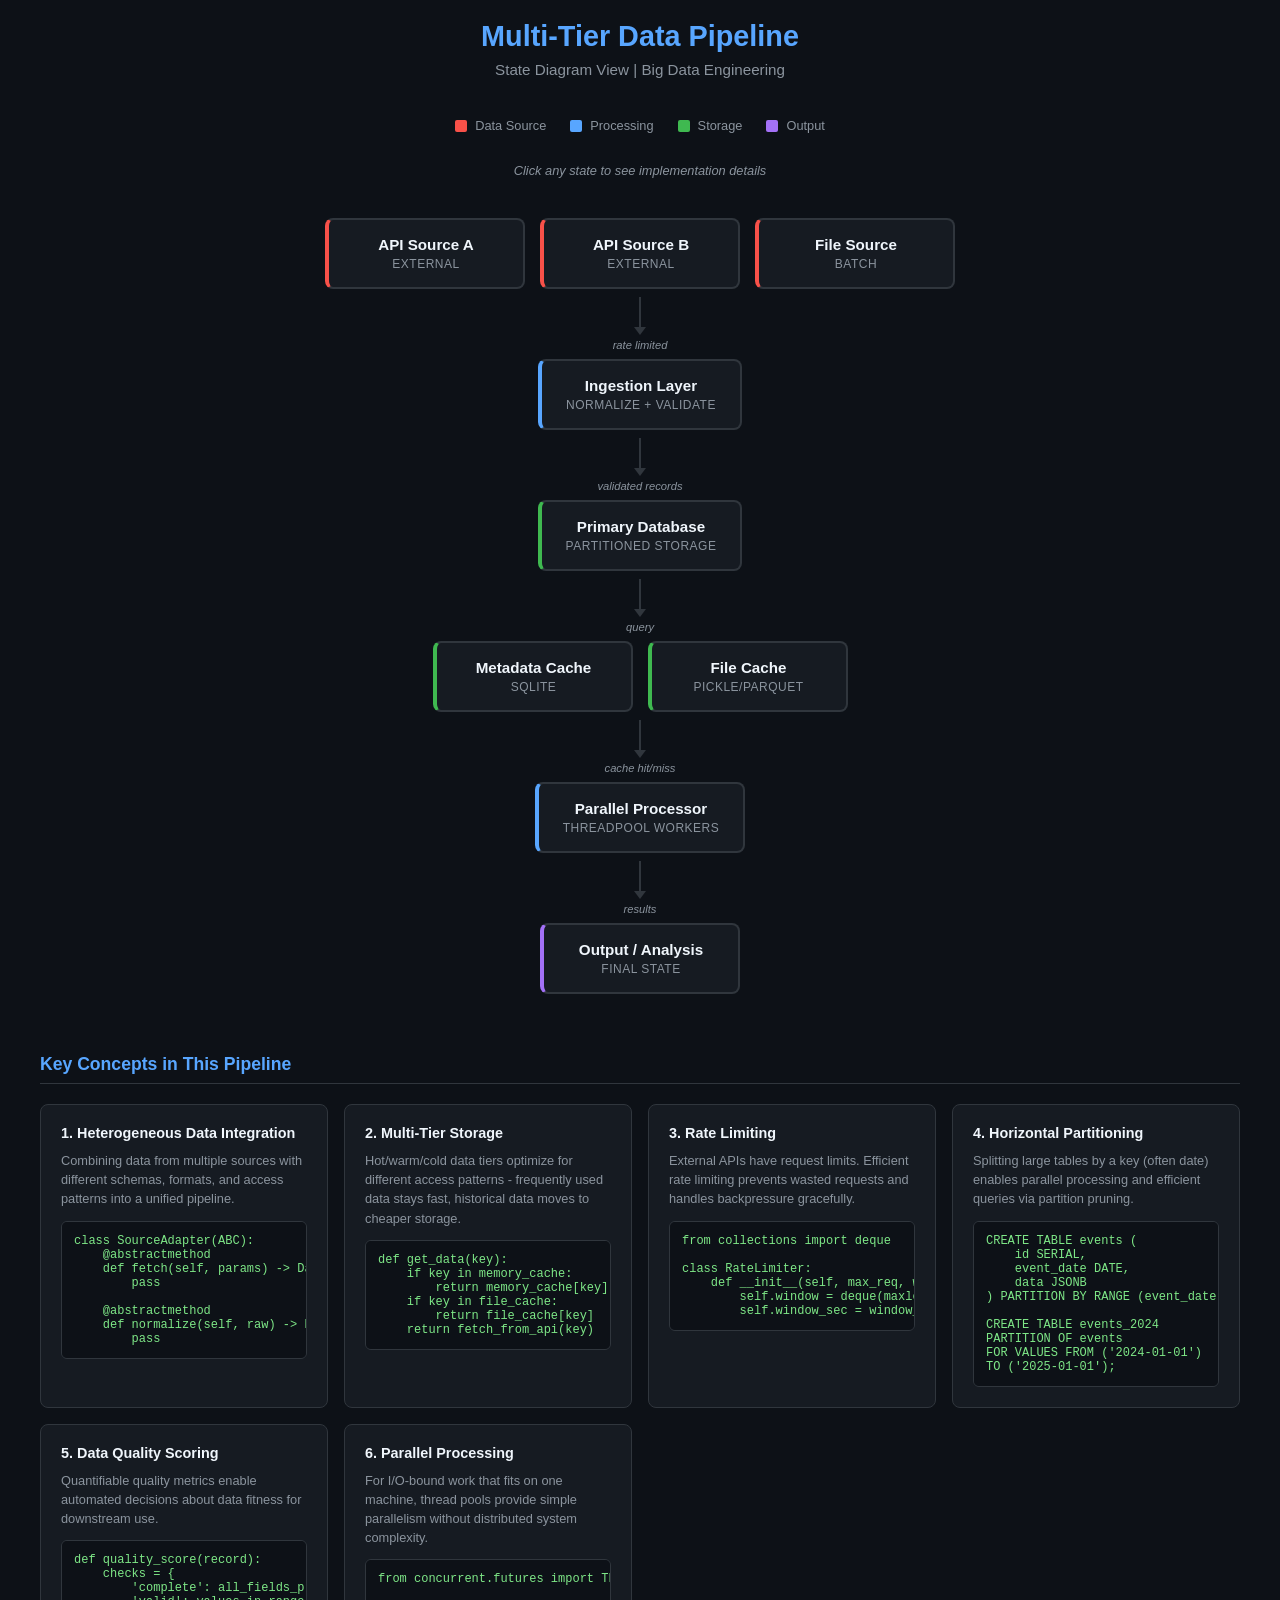
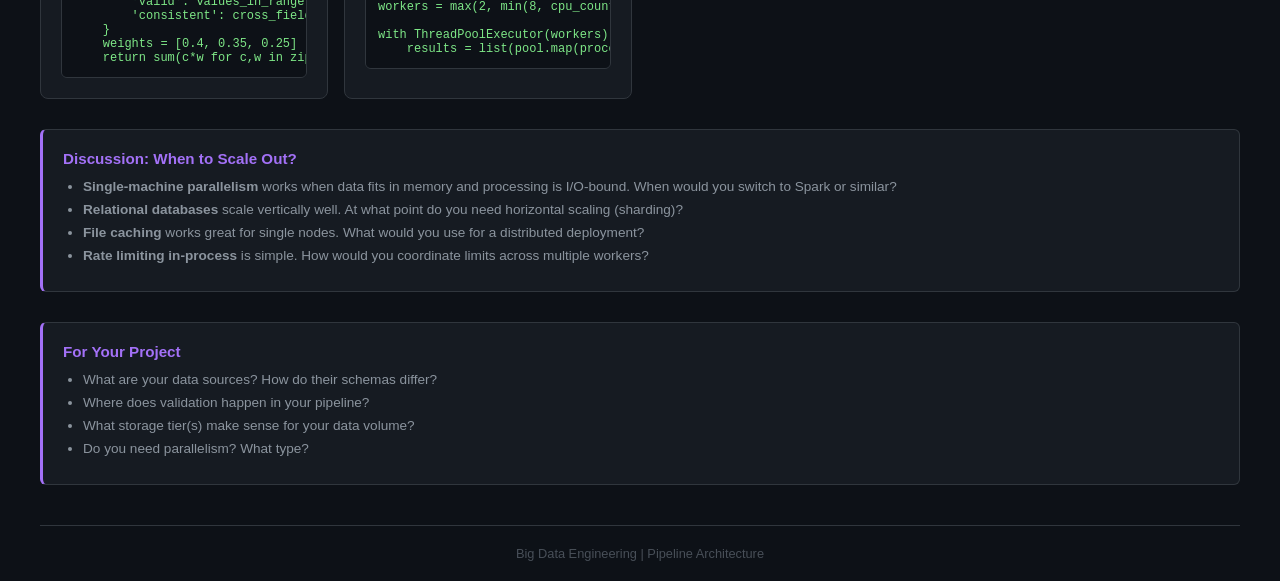
<file: docs/research-visuals/data_pipeline_state_diagram.html>
<!DOCTYPE html>
<html lang="en">
<head>
    <meta charset="UTF-8">
    <meta name="viewport" content="width=device-width, initial-scale=1.0">
    <title>Data Pipeline State Diagram - Course Example</title>
    <style>
        * {
            margin: 0;
            padding: 0;
            box-sizing: border-box;
        }

        body {
            font-family: 'Segoe UI', Tahoma, Geneva, Verdana, sans-serif;
            background: #0d1117;
            min-height: 100vh;
            color: #c9d1d9;
            padding: 20px;
        }

        .container {
            max-width: 1200px;
            margin: 0 auto;
        }

        .header {
            text-align: center;
            margin-bottom: 40px;
        }

        .header h1 {
            font-size: 1.8rem;
            color: #58a6ff;
            margin-bottom: 8px;
        }

        .header .subtitle {
            color: #8b949e;
            font-size: 0.95rem;
        }

        /* State Diagram Styles */
        .state-diagram {
            display: flex;
            flex-direction: column;
            align-items: center;
            gap: 0;
            padding: 20px;
        }

        .state-row {
            display: flex;
            align-items: center;
            justify-content: center;
            gap: 20px;
            width: 100%;
        }

        .state {
            background: #161b22;
            border: 2px solid #30363d;
            border-radius: 8px;
            padding: 16px 24px;
            min-width: 200px;
            text-align: center;
            cursor: pointer;
            transition: all 0.2s ease;
            position: relative;
        }

        .state:hover {
            border-color: #58a6ff;
            background: #1c2128;
        }

        .state.active {
            border-color: #58a6ff;
            box-shadow: 0 0 20px rgba(88, 166, 255, 0.2);
        }

        .state.source { border-left: 4px solid #f85149; }
        .state.storage { border-left: 4px solid #3fb950; }
        .state.process { border-left: 4px solid #58a6ff; }
        .state.output { border-left: 4px solid #a371f7; }

        .state-name {
            font-weight: 600;
            color: #f0f6fc;
            font-size: 0.95rem;
            margin-bottom: 4px;
        }

        .state-type {
            font-size: 0.75rem;
            color: #8b949e;
            text-transform: uppercase;
            letter-spacing: 0.5px;
        }

        /* Arrows */
        .arrow {
            display: flex;
            flex-direction: column;
            align-items: center;
            color: #484f58;
            padding: 8px 0;
        }

        .arrow-line {
            width: 2px;
            height: 30px;
            background: #30363d;
        }

        .arrow-head {
            width: 0;
            height: 0;
            border-left: 6px solid transparent;
            border-right: 6px solid transparent;
            border-top: 8px solid #30363d;
        }

        .arrow-label {
            font-size: 0.7rem;
            color: #8b949e;
            margin-top: 4px;
            font-style: italic;
        }

        .arrow-horizontal {
            display: flex;
            align-items: center;
            color: #484f58;
            padding: 0 8px;
        }

        .arrow-line-h {
            width: 40px;
            height: 2px;
            background: #30363d;
        }

        .arrow-head-h {
            width: 0;
            height: 0;
            border-top: 6px solid transparent;
            border-bottom: 6px solid transparent;
            border-left: 8px solid #30363d;
        }

        /* Parallel states container */
        .parallel-states {
            display: flex;
            gap: 15px;
            align-items: center;
        }

        .fork-join {
            width: 120px;
            height: 4px;
            background: #30363d;
            border-radius: 2px;
        }

        /* Detail Panel */
        .detail-panel {
            display: none;
            background: #161b22;
            border: 1px solid #30363d;
            border-radius: 8px;
            padding: 24px;
            margin-top: 30px;
        }

        .detail-panel.active {
            display: block;
            animation: fadeIn 0.2s ease;
        }

        @keyframes fadeIn {
            from { opacity: 0; transform: translateY(-5px); }
            to { opacity: 1; transform: translateY(0); }
        }

        .detail-header {
            display: flex;
            justify-content: space-between;
            align-items: center;
            margin-bottom: 20px;
            padding-bottom: 12px;
            border-bottom: 1px solid #30363d;
        }

        .detail-title {
            font-size: 1.1rem;
            color: #58a6ff;
        }

        .close-btn {
            background: none;
            border: none;
            color: #8b949e;
            font-size: 1.3rem;
            cursor: pointer;
            padding: 4px 8px;
            border-radius: 4px;
        }

        .close-btn:hover {
            background: #30363d;
            color: #f0f6fc;
        }

        .detail-grid {
            display: grid;
            grid-template-columns: repeat(auto-fit, minmax(250px, 1fr));
            gap: 16px;
        }

        .detail-card {
            background: #0d1117;
            border: 1px solid #30363d;
            border-radius: 6px;
            padding: 16px;
        }

        .detail-card h4 {
            color: #3fb950;
            margin-bottom: 12px;
            font-size: 0.85rem;
            font-weight: 600;
        }

        .detail-card ul {
            list-style: none;
            font-size: 0.8rem;
            color: #8b949e;
        }

        .detail-card li {
            padding: 6px 0;
            border-bottom: 1px solid #21262d;
            display: flex;
            align-items: center;
            gap: 8px;
        }

        .detail-card li:last-child {
            border-bottom: none;
        }

        .detail-card li::before {
            content: ">";
            color: #484f58;
            font-family: monospace;
        }

        .concept-tag {
            background: #388bfd26;
            color: #58a6ff;
            padding: 2px 6px;
            border-radius: 3px;
            font-size: 0.65rem;
            margin-left: auto;
        }

        /* Legend */
        .legend {
            display: flex;
            justify-content: center;
            gap: 24px;
            margin: 30px 0;
            flex-wrap: wrap;
        }

        .legend-item {
            display: flex;
            align-items: center;
            gap: 8px;
            font-size: 0.8rem;
            color: #8b949e;
        }

        .legend-color {
            width: 12px;
            height: 12px;
            border-radius: 2px;
        }

        /* Concepts Section */
        .section-title {
            font-size: 1.1rem;
            color: #58a6ff;
            margin: 40px 0 20px 0;
            padding-bottom: 8px;
            border-bottom: 1px solid #30363d;
        }

        .concepts-grid {
            display: grid;
            grid-template-columns: repeat(auto-fit, minmax(280px, 1fr));
            gap: 16px;
        }

        .concept-card {
            background: #161b22;
            border: 1px solid #30363d;
            border-radius: 8px;
            padding: 20px;
            transition: border-color 0.2s ease;
        }

        .concept-card:hover {
            border-color: #484f58;
        }

        .concept-card h3 {
            color: #f0f6fc;
            font-size: 0.9rem;
            margin-bottom: 10px;
        }

        .concept-card p {
            color: #8b949e;
            font-size: 0.8rem;
            line-height: 1.5;
        }

        .concept-card .code-example {
            background: #0d1117;
            border: 1px solid #30363d;
            padding: 12px;
            border-radius: 6px;
            margin-top: 12px;
            font-family: 'Consolas', 'Monaco', monospace;
            font-size: 0.75rem;
            color: #7ee787;
            overflow-x: auto;
            white-space: pre;
        }

        /* Discussion Box */
        .discussion-box {
            background: #161b22;
            border: 1px solid #30363d;
            border-left: 3px solid #a371f7;
            border-radius: 6px;
            padding: 20px;
            margin-top: 30px;
        }

        .discussion-box h3 {
            color: #a371f7;
            font-size: 0.95rem;
            margin-bottom: 12px;
        }

        .discussion-box ul {
            color: #8b949e;
            margin-left: 20px;
            font-size: 0.85rem;
        }

        .discussion-box li {
            margin: 8px 0;
        }

        .footer {
            text-align: center;
            margin-top: 40px;
            padding-top: 20px;
            border-top: 1px solid #30363d;
            color: #484f58;
            font-size: 0.8rem;
        }

        .hint {
            text-align: center;
            color: #8b949e;
            font-size: 0.8rem;
            margin-bottom: 20px;
            font-style: italic;
        }

        /* Responsive */
        @media (max-width: 768px) {
            .parallel-states {
                flex-direction: column;
            }
            .arrow-horizontal {
                transform: rotate(90deg);
            }
        }
    </style>
</head>
<body>
    <div class="container">
        <div class="header">
            <h1>Multi-Tier Data Pipeline</h1>
            <div class="subtitle">State Diagram View | Big Data Engineering</div>
        </div>

        <div class="legend">
            <div class="legend-item">
                <div class="legend-color" style="background: #f85149;"></div>
                <span>Data Source</span>
            </div>
            <div class="legend-item">
                <div class="legend-color" style="background: #58a6ff;"></div>
                <span>Processing</span>
            </div>
            <div class="legend-item">
                <div class="legend-color" style="background: #3fb950;"></div>
                <span>Storage</span>
            </div>
            <div class="legend-item">
                <div class="legend-color" style="background: #a371f7;"></div>
                <span>Output</span>
            </div>
        </div>

        <p class="hint">Click any state to see implementation details</p>

        <div class="state-diagram">
            <!-- Initial State: Data Sources -->
            <div class="state-row">
                <div class="parallel-states">
                    <div class="state source" data-state="sources">
                        <div class="state-name">API Source A</div>
                        <div class="state-type">External</div>
                    </div>
                    <div class="state source" data-state="sources">
                        <div class="state-name">API Source B</div>
                        <div class="state-type">External</div>
                    </div>
                    <div class="state source" data-state="sources">
                        <div class="state-name">File Source</div>
                        <div class="state-type">Batch</div>
                    </div>
                </div>
            </div>

            <div class="arrow">
                <div class="arrow-line"></div>
                <div class="arrow-head"></div>
                <div class="arrow-label">rate limited</div>
            </div>

            <!-- Ingestion State -->
            <div class="state-row">
                <div class="state process" data-state="ingestion">
                    <div class="state-name">Ingestion Layer</div>
                    <div class="state-type">Normalize + Validate</div>
                </div>
            </div>

            <div class="arrow">
                <div class="arrow-line"></div>
                <div class="arrow-head"></div>
                <div class="arrow-label">validated records</div>
            </div>

            <!-- Storage Layer -->
            <div class="state-row">
                <div class="state storage" data-state="primary-db">
                    <div class="state-name">Primary Database</div>
                    <div class="state-type">Partitioned Storage</div>
                </div>
            </div>

            <div class="arrow">
                <div class="arrow-line"></div>
                <div class="arrow-head"></div>
                <div class="arrow-label">query</div>
            </div>

            <!-- Cache Layer -->
            <div class="state-row">
                <div class="parallel-states">
                    <div class="state storage" data-state="cache">
                        <div class="state-name">Metadata Cache</div>
                        <div class="state-type">SQLite</div>
                    </div>
                    <div class="state storage" data-state="cache">
                        <div class="state-name">File Cache</div>
                        <div class="state-type">Pickle/Parquet</div>
                    </div>
                </div>
            </div>

            <div class="arrow">
                <div class="arrow-line"></div>
                <div class="arrow-head"></div>
                <div class="arrow-label">cache hit/miss</div>
            </div>

            <!-- Processing State -->
            <div class="state-row">
                <div class="state process" data-state="processing">
                    <div class="state-name">Parallel Processor</div>
                    <div class="state-type">ThreadPool Workers</div>
                </div>
            </div>

            <div class="arrow">
                <div class="arrow-line"></div>
                <div class="arrow-head"></div>
                <div class="arrow-label">results</div>
            </div>

            <!-- Output State -->
            <div class="state-row">
                <div class="state output" data-state="output">
                    <div class="state-name">Output / Analysis</div>
                    <div class="state-type">Final State</div>
                </div>
            </div>
        </div>

        <!-- Detail Panels -->
        <div class="detail-panel" id="detail-sources">
            <div class="detail-header">
                <div class="detail-title">Data Sources (Heterogeneous Ingestion)</div>
                <button class="close-btn" onclick="closeDetail()">&times;</button>
            </div>
            <div class="detail-grid">
                <div class="detail-card">
                    <h4>Challenge</h4>
                    <ul>
                        <li>Different schemas per source <span class="concept-tag">Integration</span></li>
                        <li>Varying rate limits <span class="concept-tag">Throttling</span></li>
                        <li>Multiple formats (JSON, CSV) <span class="concept-tag">Parsing</span></li>
                        <li>Availability differences <span class="concept-tag">Reliability</span></li>
                    </ul>
                </div>
                <div class="detail-card">
                    <h4>Design Pattern</h4>
                    <ul>
                        <li>Adapter per source type</li>
                        <li>Common interface contract</li>
                        <li>Fallback chain on failure</li>
                        <li>Exponential backoff retry</li>
                    </ul>
                </div>
                <div class="detail-card">
                    <h4>Discussion</h4>
                    <ul>
                        <li>When add another source?</li>
                        <li>How handle schema changes?</li>
                        <li>Cost of redundancy?</li>
                        <li>Testing strategy?</li>
                    </ul>
                </div>
            </div>
        </div>

        <div class="detail-panel" id="detail-ingestion">
            <div class="detail-header">
                <div class="detail-title">Ingestion Layer (Normalize + Validate)</div>
                <button class="close-btn" onclick="closeDetail()">&times;</button>
            </div>
            <div class="detail-grid">
                <div class="detail-card">
                    <h4>Responsibilities</h4>
                    <ul>
                        <li>Schema normalization <span class="concept-tag">ETL</span></li>
                        <li>Data type coercion <span class="concept-tag">Transform</span></li>
                        <li>Quality validation <span class="concept-tag">Quality</span></li>
                        <li>Deduplication <span class="concept-tag">Cleaning</span></li>
                    </ul>
                </div>
                <div class="detail-card">
                    <h4>Validation Rules</h4>
                    <ul>
                        <li>Required fields present</li>
                        <li>Value range checks</li>
                        <li>Cross-field consistency</li>
                        <li>Format validation</li>
                    </ul>
                </div>
                <div class="detail-card">
                    <h4>Discussion</h4>
                    <ul>
                        <li>Fail fast vs collect errors?</li>
                        <li>Quarantine bad records?</li>
                        <li>Schema evolution handling?</li>
                        <li>Idempotency guarantees?</li>
                    </ul>
                </div>
            </div>
        </div>

        <div class="detail-panel" id="detail-primary-db">
            <div class="detail-header">
                <div class="detail-title">Primary Database (Partitioned Storage)</div>
                <button class="close-btn" onclick="closeDetail()">&times;</button>
            </div>
            <div class="detail-grid">
                <div class="detail-card">
                    <h4>Partitioning Strategy</h4>
                    <ul>
                        <li>Range (by date) <span class="concept-tag">Time-series</span></li>
                        <li>Hash (by key) <span class="concept-tag">Distribution</span></li>
                        <li>List (by category) <span class="concept-tag">Grouping</span></li>
                        <li>Composite strategies</li>
                    </ul>
                </div>
                <div class="detail-card">
                    <h4>Benefits</h4>
                    <ul>
                        <li>Partition pruning in queries</li>
                        <li>Parallel reads possible</li>
                        <li>Independent maintenance</li>
                        <li>Easier data lifecycle</li>
                    </ul>
                </div>
                <div class="detail-card">
                    <h4>Discussion</h4>
                    <ul>
                        <li>When NOT to partition?</li>
                        <li>Choosing partition key?</li>
                        <li>Cross-partition queries?</li>
                        <li>Rebalancing partitions?</li>
                    </ul>
                </div>
            </div>
        </div>

        <div class="detail-panel" id="detail-cache">
            <div class="detail-header">
                <div class="detail-title">Cache Layer (Multi-Format)</div>
                <button class="close-btn" onclick="closeDetail()">&times;</button>
            </div>
            <div class="detail-grid">
                <div class="detail-card">
                    <h4>Cache Tiers</h4>
                    <ul>
                        <li>In-memory (hot) <span class="concept-tag">Fast</span></li>
                        <li>File-based (warm) <span class="concept-tag">Persistent</span></li>
                        <li>Database (warm) <span class="concept-tag">Queryable</span></li>
                        <li>Origin (cold) <span class="concept-tag">Source</span></li>
                    </ul>
                </div>
                <div class="detail-card">
                    <h4>Format Trade-offs</h4>
                    <ul>
                        <li>Pickle: Fast, Python-only</li>
                        <li>Parquet: Columnar, portable</li>
                        <li>JSON: Readable, verbose</li>
                        <li>CSV: Universal, inefficient</li>
                    </ul>
                </div>
                <div class="detail-card">
                    <h4>Discussion</h4>
                    <ul>
                        <li>Cache invalidation strategy?</li>
                        <li>TTL vs event-based expiry?</li>
                        <li>Cache warming approaches?</li>
                        <li>Measuring hit rate?</li>
                    </ul>
                </div>
            </div>
        </div>

        <div class="detail-panel" id="detail-processing">
            <div class="detail-header">
                <div class="detail-title">Parallel Processor (ThreadPool Workers)</div>
                <button class="close-btn" onclick="closeDetail()">&times;</button>
            </div>
            <div class="detail-grid">
                <div class="detail-card">
                    <h4>Parallelism Types</h4>
                    <ul>
                        <li>Task parallel <span class="concept-tag">Different ops</span></li>
                        <li>Data parallel <span class="concept-tag">Same op</span></li>
                        <li>Pipeline parallel <span class="concept-tag">Stages</span></li>
                        <li>Hybrid approaches</li>
                    </ul>
                </div>
                <div class="detail-card">
                    <h4>Worker Allocation</h4>
                    <ul>
                        <li>Adaptive to CPU count</li>
                        <li>Leave headroom for OS</li>
                        <li>Memory-bounded limits</li>
                        <li>I/O vs CPU bound tuning</li>
                    </ul>
                </div>
                <div class="detail-card">
                    <h4>Discussion</h4>
                    <ul>
                        <li>Threads vs Processes?</li>
                        <li>When use Spark instead?</li>
                        <li>Handling partial failures?</li>
                        <li>Progress monitoring?</li>
                    </ul>
                </div>
            </div>
        </div>

        <div class="detail-panel" id="detail-output">
            <div class="detail-header">
                <div class="detail-title">Output / Analysis (Final State)</div>
                <button class="close-btn" onclick="closeDetail()">&times;</button>
            </div>
            <div class="detail-grid">
                <div class="detail-card">
                    <h4>Output Formats</h4>
                    <ul>
                        <li>Structured reports <span class="concept-tag">Analytics</span></li>
                        <li>API responses <span class="concept-tag">Service</span></li>
                        <li>File exports <span class="concept-tag">Batch</span></li>
                        <li>Database writes <span class="concept-tag">Persist</span></li>
                    </ul>
                </div>
                <div class="detail-card">
                    <h4>Quality Assurance</h4>
                    <ul>
                        <li>Output validation</li>
                        <li>Completeness checks</li>
                        <li>Audit logging</li>
                        <li>Rollback capability</li>
                    </ul>
                </div>
                <div class="detail-card">
                    <h4>Discussion</h4>
                    <ul>
                        <li>Downstream consumers?</li>
                        <li>SLA requirements?</li>
                        <li>Error notification?</li>
                        <li>Reprocessing strategy?</li>
                    </ul>
                </div>
            </div>
        </div>

        <!-- Concepts Section -->
        <h2 class="section-title">Key Concepts in This Pipeline</h2>

        <div class="concepts-grid">
            <div class="concept-card">
                <h3>1. Heterogeneous Data Integration</h3>
                <p>Combining data from multiple sources with different schemas, formats, and access patterns into a unified pipeline.</p>
                <div class="code-example">class SourceAdapter(ABC):
    @abstractmethod
    def fetch(self, params) -> DataFrame:
        pass

    @abstractmethod
    def normalize(self, raw) -> DataFrame:
        pass</div>
            </div>

            <div class="concept-card">
                <h3>2. Multi-Tier Storage</h3>
                <p>Hot/warm/cold data tiers optimize for different access patterns - frequently used data stays fast, historical data moves to cheaper storage.</p>
                <div class="code-example">def get_data(key):
    if key in memory_cache:      # Hot
        return memory_cache[key]
    if key in file_cache:        # Warm
        return file_cache[key]
    return fetch_from_api(key)   # Cold</div>
            </div>

            <div class="concept-card">
                <h3>3. Rate Limiting</h3>
                <p>External APIs have request limits. Efficient rate limiting prevents wasted requests and handles backpressure gracefully.</p>
                <div class="code-example">from collections import deque

class RateLimiter:
    def __init__(self, max_req, window_sec):
        self.window = deque(maxlen=max_req)
        self.window_sec = window_sec</div>
            </div>

            <div class="concept-card">
                <h3>4. Horizontal Partitioning</h3>
                <p>Splitting large tables by a key (often date) enables parallel processing and efficient queries via partition pruning.</p>
                <div class="code-example">CREATE TABLE events (
    id SERIAL,
    event_date DATE,
    data JSONB
) PARTITION BY RANGE (event_date);

CREATE TABLE events_2024
PARTITION OF events
FOR VALUES FROM ('2024-01-01')
TO ('2025-01-01');</div>
            </div>

            <div class="concept-card">
                <h3>5. Data Quality Scoring</h3>
                <p>Quantifiable quality metrics enable automated decisions about data fitness for downstream use.</p>
                <div class="code-example">def quality_score(record):
    checks = {
        'complete': all_fields_present(record),
        'valid': values_in_range(record),
        'consistent': cross_field_ok(record)
    }
    weights = [0.4, 0.35, 0.25]
    return sum(c*w for c,w in zip(checks.values(), weights))</div>
            </div>

            <div class="concept-card">
                <h3>6. Parallel Processing</h3>
                <p>For I/O-bound work that fits on one machine, thread pools provide simple parallelism without distributed system complexity.</p>
                <div class="code-example">from concurrent.futures import ThreadPoolExecutor

workers = max(2, min(8, cpu_count() - 1))

with ThreadPoolExecutor(workers) as pool:
    results = list(pool.map(process, items))</div>
            </div>
        </div>

        <!-- Discussion Section -->
        <div class="discussion-box">
            <h3>Discussion: When to Scale Out?</h3>
            <ul>
                <li><strong>Single-machine parallelism</strong> works when data fits in memory and processing is I/O-bound. When would you switch to Spark or similar?</li>
                <li><strong>Relational databases</strong> scale vertically well. At what point do you need horizontal scaling (sharding)?</li>
                <li><strong>File caching</strong> works great for single nodes. What would you use for a distributed deployment?</li>
                <li><strong>Rate limiting in-process</strong> is simple. How would you coordinate limits across multiple workers?</li>
            </ul>
        </div>

        <div class="discussion-box">
            <h3>For Your Project</h3>
            <ul>
                <li>What are your data sources? How do their schemas differ?</li>
                <li>Where does validation happen in your pipeline?</li>
                <li>What storage tier(s) make sense for your data volume?</li>
                <li>Do you need parallelism? What type?</li>
            </ul>
        </div>

        <div class="footer">
            <p>Big Data Engineering | Pipeline Architecture</p>
        </div>
    </div>

    <script>
        const stateToPanel = {
            'sources': 'detail-sources',
            'ingestion': 'detail-ingestion',
            'primary-db': 'detail-primary-db',
            'cache': 'detail-cache',
            'processing': 'detail-processing',
            'output': 'detail-output'
        };

        document.querySelectorAll('.state').forEach(state => {
            state.addEventListener('click', function() {
                const stateType = this.getAttribute('data-state');
                const panelId = stateToPanel[stateType];

                document.querySelectorAll('.state').forEach(s => s.classList.remove('active'));
                document.querySelectorAll('.detail-panel').forEach(p => p.classList.remove('active'));

                this.classList.add('active');
                const panel = document.getElementById(panelId);
                if (panel) {
                    panel.classList.add('active');
                    panel.scrollIntoView({ behavior: 'smooth', block: 'start' });
                }
            });
        });

        function closeDetail() {
            document.querySelectorAll('.state').forEach(s => s.classList.remove('active'));
            document.querySelectorAll('.detail-panel').forEach(p => p.classList.remove('active'));
        }

        document.addEventListener('keydown', function(e) {
            if (e.key === 'Escape') closeDetail();
        });
    </script>
</body>
</html>
</file>
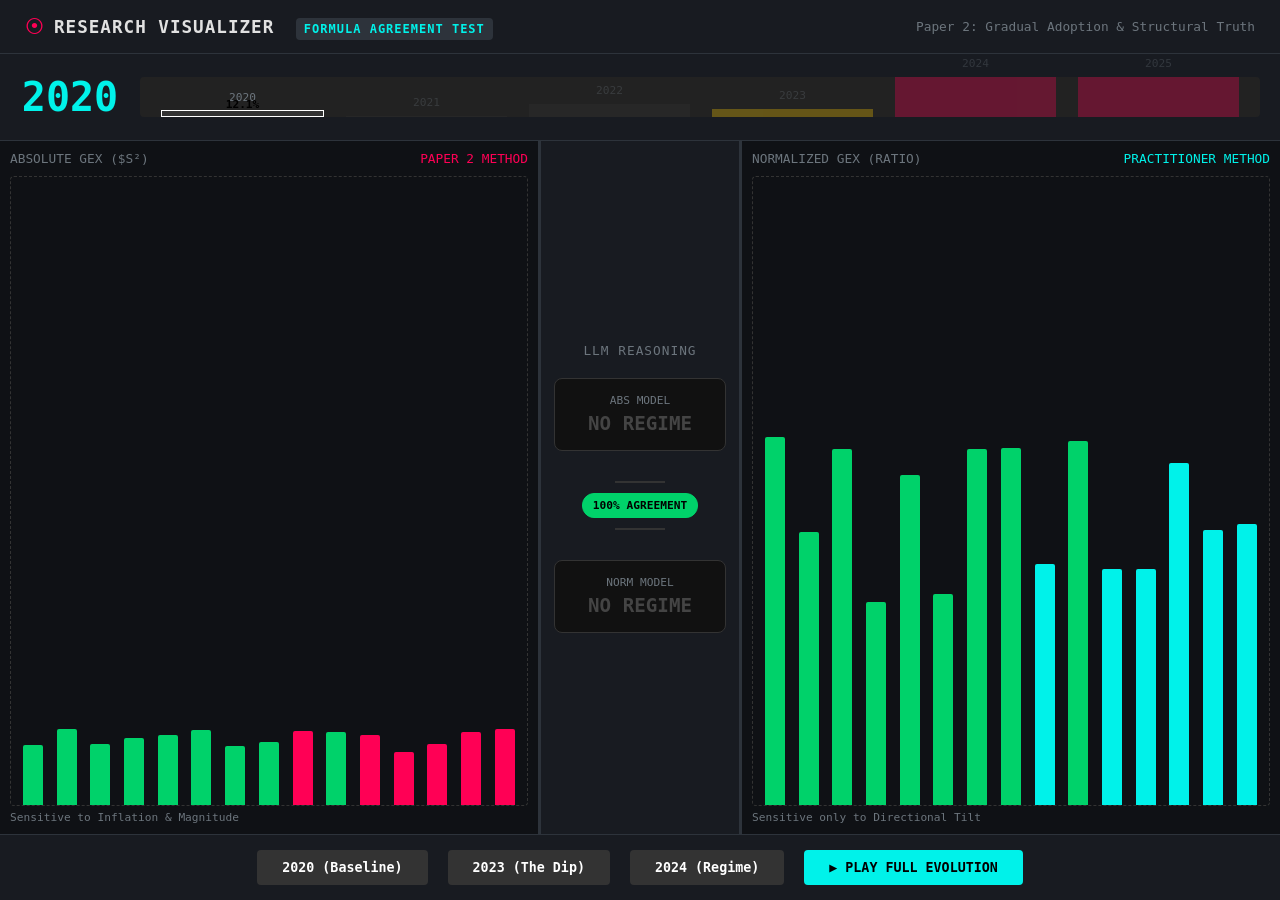
<file: docs/research-visuals/paper2.html>
<!DOCTYPE html>
<html lang="en">
<head>
    <meta charset="UTF-8">
    <meta name="viewport" content="width=device-width, initial-scale=1.0">
    <title>Paper 2: Structural Agreement & Adoption Visualizer</title>
    <style>
        :root {
            --bg: #0f1115;
            --panel: #181b21;
            --text: #e1e1e1;
            --dim: #6c757d;
            --accent-cyan: #00f2ea;
            --accent-red: #ff0055;
            --accent-green: #00d26a;
            --border: #2d333b;
        }
        body { margin: 0; background: var(--bg); color: var(--text); font-family: 'Segoe UI', monospace; height: 100vh; display: flex; flex-direction: column; overflow: hidden; }
        
        /* HEADER */
        header { padding: 15px 25px; border-bottom: 1px solid var(--border); display: flex; justify-content: space-between; align-items: center; background: var(--panel); }
        h1 { margin: 0; font-size: 1.1rem; letter-spacing: 1px; }
        .tag { background: #2d333b; padding: 4px 8px; border-radius: 4px; font-size: 0.75rem; color: var(--accent-cyan); margin-left: 10px; }

        /* TIMELINE (The Gradual Adoption S-Curve) */
        .timeline-container { padding: 20px; background: var(--panel); border-bottom: 1px solid var(--border); display: grid; grid-template-columns: 100px 1fr; align-items: center; gap: 20px; }
        .year-display { font-size: 2.5rem; font-weight: bold; color: var(--accent-cyan); text-align: center; }
        .timeline-track { position: relative; height: 40px; background: #222; border-radius: 4px; display: flex; align-items: flex-end; padding: 0 10px; }
        .t-bar { width: 15%; margin: 0 1%; background: #333; transition: height 0.5s, background 0.5s; position: relative; }
        .t-bar span { position: absolute; top: -20px; width: 100%; text-align: center; font-size: 0.7rem; color: var(--dim); }
        .t-bar .val { position: absolute; bottom: 5px; width: 100%; text-align: center; font-size: 0.7rem; font-weight: bold; color: #000; display: none; }
        .t-active .val { display: block; }

        /* MAIN VISUALS (The Agreement Test) */
        .main-stage { flex: 1; display: grid; grid-template-columns: 1fr 200px 1fr; gap: 2px; background: var(--border); }
        
        .chart-panel { background: var(--bg); position: relative; padding: 10px; display: flex; flex-direction: column; }
        .panel-label { color: var(--dim); font-size: 0.8rem; text-transform: uppercase; margin-bottom: 10px; display: flex; justify-content: space-between; }
        
        .viz-box { flex: 1; position: relative; border: 1px dashed #333; border-radius: 4px; overflow: hidden; }
        .bar-container { display: flex; height: 100%; align-items: flex-end; justify-content: space-around; padding: 0 5px; }
        .v-bar { width: 20px; background: #333; transition: height 0.2s, background 0.2s; border-radius: 2px 2px 0 0; }

        /* CENTRAL LOGIC (The "Brain") */
        .logic-panel { background: var(--panel); display: flex; flex-direction: column; align-items: center; justify-content: center; gap: 20px; border-left: 1px solid var(--border); border-right: 1px solid var(--border); z-index: 10; }
        .logic-title { font-size: 0.8rem; color: var(--dim); text-transform: uppercase; letter-spacing: 1px; }
        
        .detector-box { width: 140px; padding: 15px; background: #111; border-radius: 8px; text-align: center; border: 1px solid #333; transition: all 0.3s; }
        .detector-label { font-size: 0.7rem; color: var(--dim); margin-bottom: 5px; }
        .detector-status { font-size: 1.2rem; font-weight: bold; color: #444; }
        
        .agreement-line { height: 2px; width: 50px; background: #333; margin: 10px 0; position: relative; }
        .agreement-badge { background: #222; color: #555; padding: 5px 10px; border-radius: 12px; font-size: 0.7rem; border: 1px solid #333; }

        .active-regime { border-color: var(--accent-red); box-shadow: 0 0 15px rgba(255, 0, 85, 0.2); }
        .active-regime .detector-status { color: var(--accent-red); text-shadow: 0 0 8px var(--accent-red); }
        .match-success { background: var(--accent-green); color: #000; border-color: var(--accent-green); font-weight: bold; }

        /* CONTROLS */
        .controls { padding: 15px; background: var(--panel); border-top: 1px solid var(--border); display: flex; justify-content: center; gap: 20px; }
        button { background: #333; color: white; border: none; padding: 10px 25px; border-radius: 4px; cursor: pointer; font-family: inherit; font-weight: bold; transition: 0.2s; }
        button:hover { background: #444; }
        button.primary { background: var(--accent-cyan); color: #000; }
        button.primary:hover { background: #00d6ce; }

        /* SCAR TISSUE OVERLAY */
        .scar-overlay { position: absolute; top: 10px; right: 10px; font-size: 0.7rem; color: var(--accent-red); opacity: 0; transition: opacity 0.5s; }
    </style>
</head>
<body>

<header>
    <div style="display:flex; align-items:center">
        <span style="color:var(--accent-red); font-size:1.2rem; margin-right:10px">⦿</span>
        <h1>RESEARCH VISUALIZER <span class="tag">FORMULA AGREEMENT TEST</span></h1>
    </div>
    <div style="font-size:0.8rem; color:var(--dim)">Paper 2: Gradual Adoption & Structural Truth</div>
</header>

<div class="timeline-container">
    <div class="year-display" id="year-disp">2020</div>
    <div class="timeline-track" id="timeline">
        </div>
</div>

<div class="main-stage">
    
    <div class="chart-panel">
        <div class="panel-label">
            <span>Absolute GEX ($S²)</span>
            <span style="color:var(--accent-red)">Paper 2 Method</span>
        </div>
        <div class="viz-box">
            <div class="bar-container" id="bars-abs"></div>
            <div class="scar-overlay" id="scar-abs">SCAR TISSUE DETECTED</div>
        </div>
        <div style="margin-top:5px; font-size:0.7rem; color:var(--dim)">Sensitive to Inflation & Magnitude</div>
    </div>

    <div class="logic-panel">
        <div class="logic-title">LLM REASONING</div>
        
        <div class="detector-box" id="det-abs">
            <div class="detector-label">ABS MODEL</div>
            <div class="detector-status" id="status-abs">NO REGIME</div>
        </div>

        <div style="display:flex; flex-direction:column; align-items:center">
            <div class="agreement-line"></div>
            <div class="agreement-badge" id="agree-badge">WAITING...</div>
            <div class="agreement-line"></div>
        </div>

        <div class="detector-box" id="det-norm">
            <div class="detector-label">NORM MODEL</div>
            <div class="detector-status" id="status-norm">NO REGIME</div>
        </div>
    </div>

    <div class="chart-panel">
        <div class="panel-label">
            <span>Normalized GEX (Ratio)</span>
            <span style="color:var(--accent-cyan)">Practitioner Method</span>
        </div>
        <div class="viz-box">
            <div class="bar-container" id="bars-norm"></div>
        </div>
        <div style="margin-top:5px; font-size:0.7rem; color:var(--dim)">Sensitive only to Directional Tilt</div>
    </div>

</div>

<div class="controls">
    <button onclick="setYear(2020)">2020 (Baseline)</button>
    <button onclick="setYear(2023)">2023 (The Dip)</button>
    <button onclick="setYear(2024)">2024 (Regime)</button>
    <button class="primary" onclick="playSimulation()">▶ PLAY FULL EVOLUTION</button>
</div>

<script>
    // DATA: The "Gradual Adoption" findings from Paper 2
    const timelineData = {
        2020: { rate: 12.1,  mag: 2.8,  persist: 0.6,  vol: 'High',  desc: "Fragmented" },
        2021: { rate: 3.7,   mag: 4.9,  persist: 0.5,  vol: 'Low',   desc: "Borderline" },
        2022: { rate: 32.4,  mag: 8.5,  persist: 0.75, vol: 'Med',   desc: "Adoption" },
        2023: { rate: 20.2,  mag: 12.0, persist: 0.65, vol: 'Spike', desc: "Turbulence (Dip)" },
        2024: { rate: 100.0, mag: 20.3, persist: 0.98, vol: 'Low',   desc: "Structural Regime" },
        2025: { rate: 100.0, mag: 23.0, persist: 0.99, vol: 'Low',   desc: "Sustained" }
    };

    const years = [2020, 2021, 2022, 2023, 2024, 2025];
    let currentYear = 2020;
    let simInterval = null;

    // DOM ELEMENTS
    const elTimeline = document.getElementById('timeline');
    const elYear = document.getElementById('year-disp');
    const barsAbs = document.getElementById('bars-abs');
    const barsNorm = document.getElementById('bars-norm');
    
    // LOGIC ELEMENTS
    const detAbs = document.getElementById('det-abs');
    const statusAbs = document.getElementById('status-abs');
    const detNorm = document.getElementById('det-norm');
    const statusNorm = document.getElementById('status-norm');
    const agreeBadge = document.getElementById('agree-badge');

    // INIT
    function init() {
        // Build Timeline Bars
        years.forEach(y => {
            const d = timelineData[y];
            const div = document.createElement('div');
            div.className = 't-bar';
            div.id = `t-${y}`;
            div.style.height = `${d.rate}%`;
            div.innerHTML = `<span>${y}</span><div class="val">${d.rate}%</div>`;
            if(y === 2023) div.style.background = '#ffcc00'; // Highlight the dip
            if(y >= 2024) div.style.background = '#ff0055'; // Highlight regime
            elTimeline.appendChild(div);
        });

        // Build Visualizer Bars (15 bars representing 30 days simplified)
        for(let i=0; i<15; i++) {
            const b1 = document.createElement('div'); b1.className = 'v-bar'; b1.id = `ba-${i}`;
            const b2 = document.createElement('div'); b2.className = 'v-bar'; b2.id = `bn-${i}`;
            barsAbs.appendChild(b1);
            barsNorm.appendChild(b2);
        }

        setYear(2020);
    }

    // STATE ENGINE
    function setYear(y) {
        currentYear = y;
        const data = timelineData[y];
        
        // 1. Update Header
        elYear.innerText = y;
        
        // 2. Update Timeline Highlight
        years.forEach(yr => {
            const bar = document.getElementById(`t-${yr}`);
            if(yr === y) {
                bar.style.opacity = '1';
                bar.style.border = '1px solid white';
                bar.classList.add('t-active');
            } else {
                bar.style.opacity = '0.3';
                bar.style.border = 'none';
                bar.classList.remove('t-active');
            }
        });

        // 3. Generate "Market Structure" for that year
        renderVisuals(data);
    }

    function renderVisuals(data) {
        // We simulate the "Look" of the bars based on the data
        // 2020: Small bars, messy (low persistence)
        // 2024: Huge bars, uniform (high persistence)
        
        const isRegime = data.rate > 50; // Threshold logic
        const persistence = data.persist;
        const magnitude = data.mag / 23.0; // Normalize to max 2025 mag

        let detectedAbs = false;
        let detectedNorm = false;

        // Animate Bars
        for(let i=0; i<15; i++) {
            const ba = document.getElementById(`ba-${i}`);
            const bn = document.getElementById(`bn-${i}`);

            // Random variation based on persistence
            // If persistence is high, almost all bars are same direction (negative/red)
            const isFlawed = Math.random() > persistence; 
            const dir = isFlawed ? 1 : -1; // 1 = Positive (Green), -1 = Negative (Red)
            
            // Height logic
            // Abs: Scaled by Magnitude (Inflation)
            // Norm: Scaled only by Tilt (always roughly 0.5-0.8 relative)
            
            let hAbs = (Math.random() * 0.4 + 0.6) * magnitude * 100; // 0-100%
            let hNorm = (Math.random() * 0.4 + 0.4) * 80; // Always looks "full" relatively
            
            if(currentYear === 2023) { // The Dip (Volatile)
                hAbs = hAbs * 0.8; 
                hNorm = hNorm * 1.2; // Ratios look high even if mag is low
            }

            // Apply Styles
            ba.style.height = `${hAbs}%`;
            ba.style.backgroundColor = dir === -1 ? '#ff0055' : '#00d26a';
            
            bn.style.height = `${hNorm}%`;
            bn.style.backgroundColor = dir === -1 ? '#00f2ea' : '#00d26a'; // Practitioner usually uses cyan for puts
        }

        // 4. Run the "Detectors" (Simulated Logic)
        // Logic: 
        // Abs detects if Mag > Threshold AND Persistence > 70%
        // Norm detects if Persistence > 70% (Mag is ignored/normalized out)
        
        // In 2020: Fails Persistence
        // In 2021: Fails Magnitude (Abs) AND Persistence (Norm)
        // In 2023: Fails Stability (Simulated)
        // In 2024: Passes All
        
        if (currentYear >= 2024) {
            updateDetector('abs', true, "REGIME DETECTED");
            updateDetector('norm', true, "REGIME DETECTED");
            setAgreement(true);
        } else if (currentYear === 2023) {
            // The Dip: Volatility breaks it
            updateDetector('abs', false, "UNSTABLE");
            updateDetector('norm', false, "UNSTABLE");
            setAgreement(true); // They AGREE that it's NOT a regime
        } else {
            // 2020/2021
            updateDetector('abs', false, "NO REGIME");
            updateDetector('norm', false, "NO REGIME");
            setAgreement(true);
        }
    }

    function updateDetector(type, active, text) {
        const box = document.getElementById(`det-${type}`);
        const stat = document.getElementById(`status-${type}`);
        
        stat.innerText = text;
        if(active) {
            box.classList.add('active-regime');
        } else {
            box.classList.remove('active-regime');
        }
    }

    function setAgreement(match) {
        if(match) {
            agreeBadge.innerText = "100% AGREEMENT";
            agreeBadge.classList.add('match-success');
        } else {
            agreeBadge.innerText = "DIVERGENCE";
            agreeBadge.classList.remove('match-success');
        }
    }

    function playSimulation() {
        let y = 2020;
        if(simInterval) clearInterval(simInterval);
        setYear(y);
        
        simInterval = setInterval(() => {
            y++;
            if(y > 2025) {
                clearInterval(simInterval);
            } else {
                setYear(y);
            }
        }, 1200); // 1.2s per year
    }

    init();

</script>

</body>
</html>
</file>
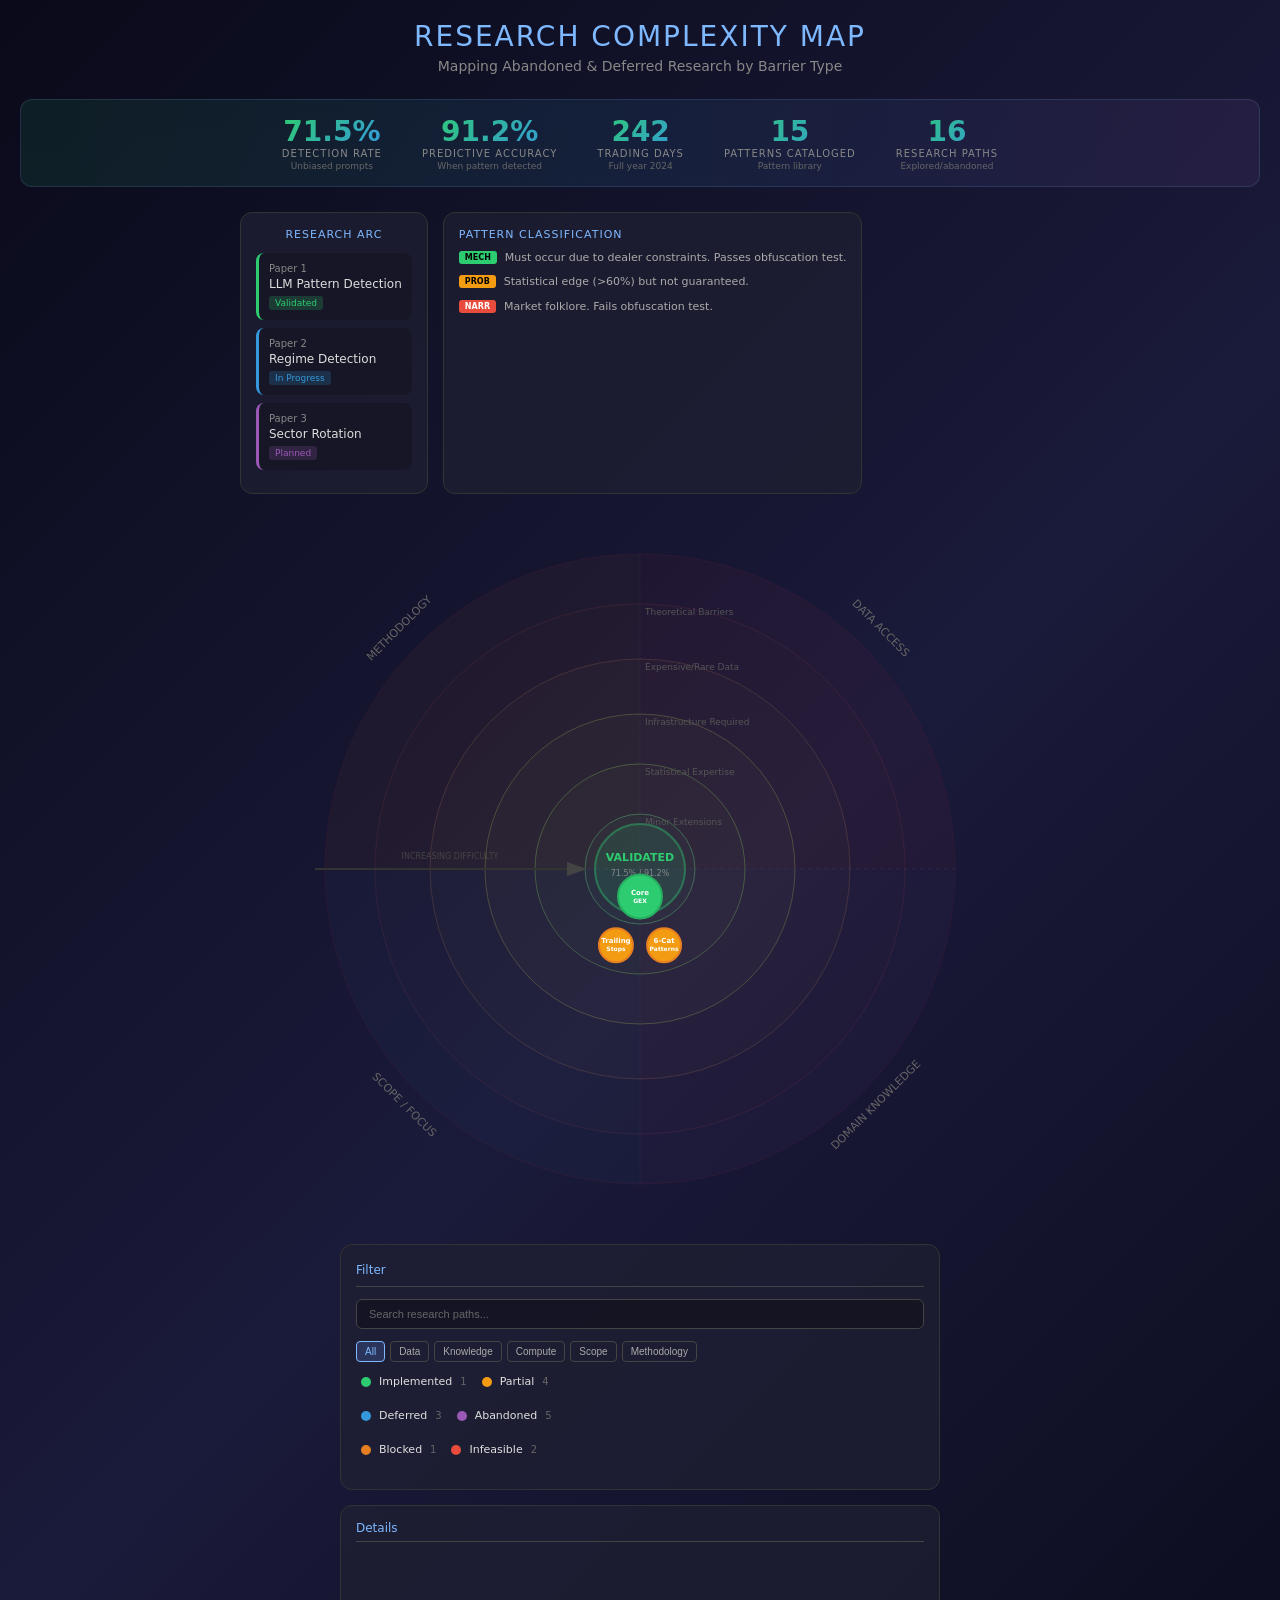
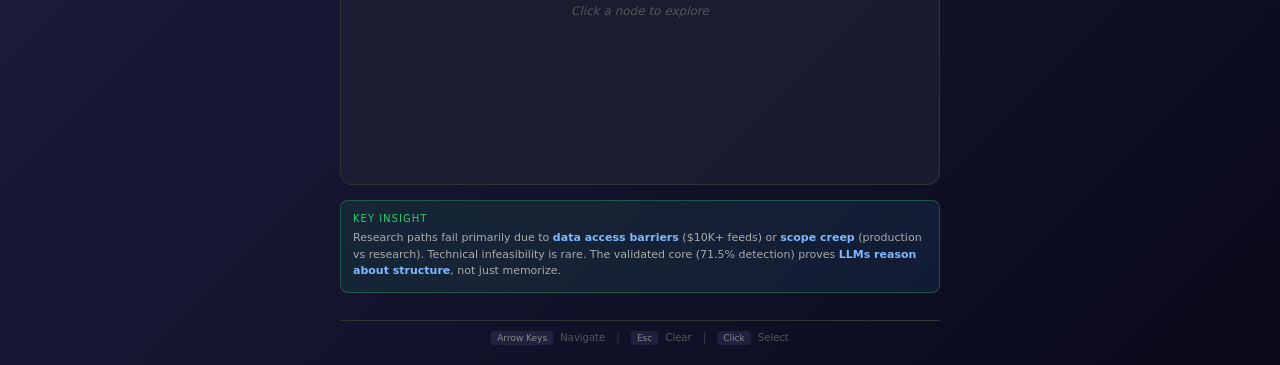
<file: docs/research-visuals/research_complexity_map.html>
<!DOCTYPE html>
<!--
    Research Complexity Map
    =======================
    Interactive visualization of abandoned/deferred research paths by barrier type.

    Source: https://github.com/iAmGiG/gex-llm-patterns
    Documentation: RESEARCH_COMPLEXITY_MAP_README.md

    This is a self-contained visualization with no external dependencies.
    All data, styles, and scripts are embedded within this file.

    Key GitHub Issues Referenced:
    - #46  Dynamic Trailing Stops
    - #11  Monte Carlo Testing
    - #27  CPCV Cross-Validation
    - #20  Multi-Agent Architecture
    - #38  Few-Shot Training
    - #39  Forward Testing
    - #130 0DTE Gamma
    - #132 Cross-Asset Hedging

    Last Updated: 2025-01-09
-->
<html lang="en">
<head>
    <meta charset="UTF-8">
    <meta name="viewport" content="width=device-width, initial-scale=1.0">
    <title>Research Complexity Map</title>
    <meta name="description" content="Interactive visualization mapping research paths by barrier type, complexity, and status. 71.5% detection rate, 91.2% accuracy across 242 trading days.">
    <!-- Open Graph / Social Media -->
    <meta property="og:title" content="Research Complexity Map - LLM Pattern Detection">
    <meta property="og:description" content="Mapping abandoned & deferred research by barrier type. Data access, domain knowledge, scope, and methodology barriers visualized.">
    <meta property="og:type" content="website">
    <meta name="twitter:card" content="summary_large_image">
    <meta name="twitter:title" content="Research Complexity Map">
    <meta name="twitter:description" content="16 research paths across 6 complexity rings. 71.5% detection, 91.2% accuracy validated.">
    <style>
        * {
            margin: 0;
            padding: 0;
            box-sizing: border-box;
        }

        body {
            font-family: 'Segoe UI', system-ui, -apple-system, sans-serif;
            background: linear-gradient(135deg, #0a0a1a 0%, #1a1a3a 50%, #0a0a1a 100%);
            min-height: 100vh;
            color: #e0e0e0;
            padding: 20px;
        }

        /* Header */
        .header {
            text-align: center;
            margin-bottom: 25px;
        }

        h1 {
            color: #7eb8ff;
            margin-bottom: 5px;
            font-weight: 300;
            letter-spacing: 2px;
            font-size: 28px;
        }

        .subtitle {
            color: #888;
            font-size: 14px;
            margin-bottom: 15px;
        }

        /* Research Foundation Banner */
        .foundation-banner {
            display: flex;
            justify-content: center;
            gap: 40px;
            padding: 15px 30px;
            background: linear-gradient(90deg, rgba(46, 204, 113, 0.1), rgba(52, 152, 219, 0.1), rgba(155, 89, 182, 0.1));
            border-radius: 12px;
            margin-bottom: 25px;
            border: 1px solid rgba(100, 150, 200, 0.2);
            flex-wrap: wrap;
        }

        .foundation-stat {
            text-align: center;
        }

        .foundation-value {
            font-size: 28px;
            font-weight: bold;
            background: linear-gradient(135deg, #2ecc71, #3498db);
            -webkit-background-clip: text;
            -webkit-text-fill-color: transparent;
            background-clip: text;
        }

        .foundation-label {
            font-size: 10px;
            color: #888;
            text-transform: uppercase;
            letter-spacing: 1px;
        }

        .foundation-source {
            font-size: 9px;
            color: #666;
            margin-top: 2px;
        }

        /* Main Container */
        .main-container {
            display: flex;
            gap: 25px;
            max-width: 1700px;
            margin: 0 auto;
        }

        /* Left Panel - Three Paper Arc */
        .left-panel {
            flex: 0 0 200px;
            display: flex;
            flex-direction: column;
            gap: 15px;
        }

        .paper-arc {
            background: rgba(30, 30, 50, 0.8);
            border-radius: 12px;
            padding: 15px;
            border: 1px solid #333;
        }

        .paper-arc-title {
            font-size: 11px;
            color: #7eb8ff;
            text-transform: uppercase;
            letter-spacing: 1px;
            margin-bottom: 12px;
            text-align: center;
        }

        .paper-item {
            padding: 10px;
            border-radius: 8px;
            margin-bottom: 8px;
            border-left: 3px solid;
            background: rgba(0,0,0,0.2);
            cursor: pointer;
            transition: all 0.2s;
        }

        .paper-item:hover {
            background: rgba(100, 150, 255, 0.1);
        }

        .paper-item.paper-1 { border-color: #2ecc71; }
        .paper-item.paper-2 { border-color: #3498db; }
        .paper-item.paper-3 { border-color: #9b59b6; }

        .paper-number {
            font-size: 10px;
            color: #888;
            margin-bottom: 3px;
        }

        .paper-title {
            font-size: 12px;
            color: #ddd;
            font-weight: 500;
        }

        .paper-status {
            font-size: 9px;
            margin-top: 4px;
            padding: 2px 6px;
            border-radius: 3px;
            display: inline-block;
        }

        .paper-status.complete { background: rgba(46, 204, 113, 0.2); color: #2ecc71; }
        .paper-status.in-progress { background: rgba(52, 152, 219, 0.2); color: #3498db; }
        .paper-status.planned { background: rgba(155, 89, 182, 0.2); color: #9b59b6; }

        /* Pattern Taxonomy Legend */
        .taxonomy-legend {
            background: rgba(30, 30, 50, 0.8);
            border-radius: 12px;
            padding: 15px;
            border: 1px solid #333;
        }

        .taxonomy-title {
            font-size: 11px;
            color: #7eb8ff;
            text-transform: uppercase;
            letter-spacing: 1px;
            margin-bottom: 10px;
        }

        .taxonomy-item {
            display: flex;
            align-items: flex-start;
            gap: 8px;
            margin-bottom: 10px;
            font-size: 11px;
        }

        .taxonomy-badge {
            padding: 2px 6px;
            border-radius: 3px;
            font-size: 8px;
            font-weight: bold;
            flex-shrink: 0;
        }

        .taxonomy-badge.mechanical { background: #2ecc71; color: #000; }
        .taxonomy-badge.probabilistic { background: #f39c12; color: #000; }
        .taxonomy-badge.narrative { background: #e74c3c; color: #fff; }

        .taxonomy-desc {
            color: #aaa;
            line-height: 1.3;
        }

        /* Map Container */
        .map-container {
            flex: 1;
            min-width: 700px;
            display: flex;
            justify-content: center;
            align-items: center;
        }

        svg {
            overflow: visible;
        }

        /* SVG Styles */
        .ring { fill: none; stroke-width: 1; }
        .ring-0 { stroke: rgba(100, 255, 150, 0.3); }
        .ring-1 { stroke: rgba(150, 255, 100, 0.25); }
        .ring-2 { stroke: rgba(255, 255, 100, 0.2); }
        .ring-3 { stroke: rgba(255, 180, 100, 0.15); }
        .ring-4 { stroke: rgba(255, 100, 100, 0.1); }
        .ring-5 { stroke: rgba(255, 50, 50, 0.08); }

        .ring-fill-0 { fill: rgba(100, 255, 150, 0.03); }
        .ring-fill-1 { fill: rgba(150, 255, 100, 0.025); }
        .ring-fill-2 { fill: rgba(255, 255, 100, 0.02); }
        .ring-fill-3 { fill: rgba(255, 180, 100, 0.015); }
        .ring-fill-4 { fill: rgba(255, 100, 100, 0.01); }
        .ring-fill-5 { fill: rgba(255, 50, 50, 0.008); }

        .ring-label { font-size: 9px; fill: #555; text-anchor: start; }
        .quadrant-label { font-size: 11px; fill: #666; text-anchor: middle; font-weight: 500; }
        .quadrant-line { stroke: rgba(100, 100, 150, 0.15); stroke-width: 1; stroke-dasharray: 4 4; }
        .quadrant-bg { opacity: 0.03; }

        /* Status colors */
        .status-implemented { fill: #2ecc71; stroke: #27ae60; }
        .status-partial { fill: #f39c12; stroke: #e67e22; }
        .status-deferred { fill: #3498db; stroke: #2980b9; }
        .status-abandoned { fill: #9b59b6; stroke: #8e44ad; }
        .status-infeasible { fill: #e74c3c; stroke: #c0392b; }
        .status-superseded { fill: #1abc9c; stroke: #16a085; }
        .status-blocked { fill: #e67e22; stroke: #d35400; }

        .center-label { font-size: 11px; fill: #2ecc71; text-anchor: middle; font-weight: bold; }
        .center-sublabel { font-size: 8px; fill: #888; text-anchor: middle; }

        /* Pulse animation for center */
        @keyframes pulse {
            0%, 100% { opacity: 1; }
            50% { opacity: 0.7; }
        }
        .center-pulse {
            animation: pulse 2.5s ease-in-out infinite;
        }

        /* Node styles */
        @keyframes nodeEntrance {
            0% { opacity: 0; }
            100% { opacity: 1; }
        }
        .node {
            cursor: pointer;
            opacity: 0;
            animation: nodeEntrance 0.5s ease-out forwards;
        }
        .node.delay-1 { animation-delay: 0.08s; }
        .node.delay-2 { animation-delay: 0.16s; }
        .node.delay-3 { animation-delay: 0.24s; }
        .node.delay-4 { animation-delay: 0.32s; }
        .node.delay-5 { animation-delay: 0.4s; }

        .node.dimmed { opacity: 0.15 !important; pointer-events: none; }
        .node.highlighted circle { filter: brightness(1.4) drop-shadow(0 0 18px currentColor); }
        .node.connected { opacity: 1 !important; }

        .node circle {
            stroke-width: 2;
            transition: filter 0.2s ease, stroke-width 0.2s ease;
        }
        .node:hover circle {
            stroke-width: 3;
            filter: brightness(1.25) drop-shadow(0 0 12px currentColor);
        }

        .node text {
            font-size: 7px;
            fill: #fff;
            text-anchor: middle;
            pointer-events: none;
            font-weight: 600;
        }
        .node text.long-label { font-size: 6px; }

        /* Connection lines */
        .connection-line {
            stroke: rgba(100, 180, 255, 0.5);
            stroke-width: 2;
            fill: none;
            stroke-dasharray: 6 3;
            opacity: 0;
            transition: opacity 0.4s ease;
            filter: drop-shadow(0 0 3px rgba(100, 180, 255, 0.5));
        }
        .connection-line.visible {
            opacity: 1;
            animation: dashFlow 1s linear infinite;
        }
        @keyframes dashFlow {
            0% { stroke-dashoffset: 0; }
            100% { stroke-dashoffset: -18; }
        }

        /* Glow effect for related nodes */
        .node.related-glow circle {
            filter: brightness(1.3) drop-shadow(0 0 12px currentColor);
        }

        /* Right Sidebar */
        .sidebar {
            flex: 0 0 350px;
            display: flex;
            flex-direction: column;
            gap: 15px;
        }

        .panel {
            background: rgba(30, 30, 50, 0.8);
            border-radius: 12px;
            padding: 15px;
            border: 1px solid #333;
        }

        .section-title {
            font-size: 12px;
            color: #7eb8ff;
            margin-bottom: 12px;
            border-bottom: 1px solid #444;
            padding-bottom: 6px;
            display: flex;
            justify-content: space-between;
            align-items: center;
        }

        /* Filter buttons */
        .filter-row {
            display: flex;
            flex-wrap: wrap;
            gap: 5px;
            margin-bottom: 10px;
        }

        .filter-btn {
            padding: 4px 8px;
            font-size: 10px;
            border: 1px solid #444;
            background: transparent;
            color: #aaa;
            border-radius: 4px;
            cursor: pointer;
            transition: all 0.2s;
        }
        .filter-btn:hover { border-color: #666; color: #fff; }
        .filter-btn.active {
            background: rgba(100, 150, 255, 0.2);
            border-color: #7eb8ff;
            color: #7eb8ff;
        }

        /* Search box */
        .search-container {
            margin-bottom: 12px;
        }
        .search-input {
            width: 100%;
            padding: 8px 12px;
            font-size: 11px;
            border: 1px solid #444;
            background: rgba(0, 0, 0, 0.3);
            color: #e0e0e0;
            border-radius: 6px;
            outline: none;
            transition: border-color 0.2s;
        }
        .search-input:focus {
            border-color: #7eb8ff;
        }
        .search-input::placeholder {
            color: #666;
        }

        /* Reset button */
        .reset-btn {
            padding: 4px 10px;
            font-size: 9px;
            border: 1px solid #e74c3c;
            background: transparent;
            color: #e74c3c;
            border-radius: 4px;
            cursor: pointer;
            transition: all 0.2s;
            opacity: 0;
            pointer-events: none;
        }
        .reset-btn.visible {
            opacity: 1;
            pointer-events: auto;
        }
        .reset-btn:hover {
            background: rgba(231, 76, 60, 0.2);
        }

        /* Legend items */
        .legend-item {
            display: flex;
            align-items: center;
            gap: 8px;
            margin-bottom: 5px;
            font-size: 11px;
            cursor: pointer;
            padding: 3px 5px;
            border-radius: 4px;
            transition: background 0.2s;
        }
        .legend-item:hover { background: rgba(255,255,255,0.05); }
        .legend-item.active { background: rgba(100, 150, 255, 0.15); }

        .legend-dot {
            width: 10px;
            height: 10px;
            border-radius: 50%;
            flex-shrink: 0;
        }

        .legend-count {
            margin-left: auto;
            color: #666;
            font-size: 10px;
        }

        /* Details panel */
        .details-panel { min-height: 280px; }
        .details-empty {
            color: #555;
            font-style: italic;
            text-align: center;
            padding: 50px 0;
            font-size: 12px;
        }
        .details-content { display: none; }
        .details-content.visible { display: block; }

        .detail-header {
            display: flex;
            align-items: flex-start;
            gap: 10px;
            margin-bottom: 10px;
        }

        .detail-title {
            font-size: 15px;
            color: #7eb8ff;
            flex: 1;
        }

        .detail-taxonomy {
            padding: 3px 8px;
            border-radius: 4px;
            font-size: 9px;
            font-weight: bold;
        }

        .detail-meta {
            display: grid;
            grid-template-columns: 1fr 1fr;
            gap: 8px;
            margin-bottom: 12px;
        }

        .detail-meta-item {
            font-size: 11px;
        }

        .detail-meta-label {
            color: #666;
            font-size: 9px;
            text-transform: uppercase;
        }

        .detail-meta-value {
            color: #ccc;
        }

        .detail-issue {
            margin-bottom: 10px;
        }
        .detail-issue a {
            display: inline-flex;
            align-items: center;
            gap: 6px;
            padding: 5px 10px;
            background: rgba(100, 150, 255, 0.12);
            border: 1px solid rgba(100, 150, 255, 0.3);
            border-radius: 6px;
            color: #7eb8ff;
            font-size: 11px;
            text-decoration: none;
            transition: all 0.2s;
        }
        .detail-issue a:hover {
            background: rgba(100, 150, 255, 0.25);
            border-color: #7eb8ff;
        }
        .detail-issue a::before {
            content: "GitHub";
            font-size: 9px;
            color: #888;
            text-transform: uppercase;
        }

        .detail-desc {
            padding: 10px;
            background: rgba(100, 150, 255, 0.06);
            border-radius: 6px;
            font-size: 11px;
            color: #bbb;
            line-height: 1.4;
            margin-bottom: 10px;
        }

        .detail-barrier {
            padding: 10px;
            background: rgba(255, 100, 100, 0.08);
            border-left: 3px solid #e74c3c;
            border-radius: 0 6px 6px 0;
            margin-bottom: 10px;
        }

        .detail-barrier-title {
            font-size: 10px;
            color: #e74c3c;
            text-transform: uppercase;
            margin-bottom: 4px;
        }

        .detail-barrier-text {
            font-size: 11px;
            color: #ccc;
            line-height: 1.4;
        }

        .detail-unblock {
            padding: 10px;
            background: rgba(46, 204, 113, 0.08);
            border-left: 3px solid #2ecc71;
            border-radius: 0 6px 6px 0;
            margin-bottom: 10px;
        }

        .detail-unblock-title {
            font-size: 10px;
            color: #2ecc71;
            text-transform: uppercase;
            margin-bottom: 4px;
        }

        .detail-unblock-text {
            font-size: 11px;
            color: #ccc;
            line-height: 1.4;
        }

        .detail-related {
            padding-top: 8px;
            border-top: 1px solid #333;
        }

        .detail-related-title {
            font-size: 9px;
            color: #666;
            text-transform: uppercase;
            margin-bottom: 5px;
        }

        .related-tag {
            display: inline-block;
            padding: 2px 8px;
            background: rgba(100, 150, 255, 0.12);
            border-radius: 10px;
            font-size: 9px;
            color: #7eb8ff;
            margin-right: 4px;
            margin-bottom: 4px;
            cursor: pointer;
            transition: background 0.2s;
        }
        .related-tag:hover { background: rgba(100, 150, 255, 0.25); }

        /* Key Insight Box */
        .insight-box {
            padding: 12px;
            background: linear-gradient(135deg, rgba(46, 204, 113, 0.1), rgba(52, 152, 219, 0.1));
            border: 1px solid rgba(46, 204, 113, 0.3);
            border-radius: 8px;
        }

        .insight-title {
            font-size: 10px;
            color: #2ecc71;
            text-transform: uppercase;
            letter-spacing: 1px;
            margin-bottom: 6px;
        }

        .insight-text {
            font-size: 11px;
            color: #aaa;
            line-height: 1.5;
        }

        .insight-text strong { color: #7eb8ff; }

        /* Keyboard hints */
        .keyboard-hint {
            text-align: center;
            font-size: 10px;
            color: #555;
            margin-top: 12px;
            padding-top: 10px;
            border-top: 1px solid #333;
        }
        .hint-key {
            display: inline-block;
            padding: 2px 6px;
            background: rgba(100, 100, 150, 0.2);
            border-radius: 3px;
            color: #888;
            font-size: 9px;
            margin-right: 4px;
        }
        .hint-sep {
            color: #444;
            margin: 0 8px;
        }

        /* Tooltip */
        .tooltip {
            position: fixed;
            background: rgba(20, 20, 40, 0.95);
            border: 1px solid #555;
            border-radius: 8px;
            padding: 10px 14px;
            max-width: 260px;
            font-size: 11px;
            pointer-events: none;
            opacity: 0;
            transition: opacity 0.15s ease;
            z-index: 1000;
            box-shadow: 0 4px 20px rgba(0,0,0,0.5);
        }
        .tooltip.visible { opacity: 1; }
        .tooltip-title { font-weight: bold; color: #7eb8ff; margin-bottom: 3px; }
        .tooltip-status { font-size: 9px; text-transform: uppercase; margin-bottom: 5px; }
        .tooltip-desc { color: #bbb; line-height: 1.3; }

        /* Responsive */
        @media (max-width: 1400px) {
            .main-container { flex-direction: column; align-items: center; }
            .left-panel { flex-direction: row; width: 100%; max-width: 800px; }
            .sidebar { width: 100%; max-width: 600px; }
        }
    </style>
</head>
<body>
    <div class="header">
        <h1>RESEARCH COMPLEXITY MAP</h1>
        <p class="subtitle">Mapping Abandoned & Deferred Research by Barrier Type</p>
    </div>

    <!-- Research Foundation Banner -->
    <div class="foundation-banner">
        <div class="foundation-stat">
            <div class="foundation-value">71.5%</div>
            <div class="foundation-label">Detection Rate</div>
            <div class="foundation-source">Unbiased prompts</div>
        </div>
        <div class="foundation-stat">
            <div class="foundation-value">91.2%</div>
            <div class="foundation-label">Predictive Accuracy</div>
            <div class="foundation-source">When pattern detected</div>
        </div>
        <div class="foundation-stat">
            <div class="foundation-value">242</div>
            <div class="foundation-label">Trading Days</div>
            <div class="foundation-source">Full year 2024</div>
        </div>
        <div class="foundation-stat">
            <div class="foundation-value">15</div>
            <div class="foundation-label">Patterns Cataloged</div>
            <div class="foundation-source">Pattern library</div>
        </div>
        <div class="foundation-stat">
            <div class="foundation-value">16</div>
            <div class="foundation-label">Research Paths</div>
            <div class="foundation-source">Explored/abandoned</div>
        </div>
    </div>

    <div class="main-container">
        <!-- Left Panel -->
        <div class="left-panel">
            <!-- Three Paper Arc -->
            <div class="paper-arc">
                <div class="paper-arc-title">Research Arc</div>
                <div class="paper-item paper-1">
                    <div class="paper-number">Paper 1</div>
                    <div class="paper-title">LLM Pattern Detection</div>
                    <div class="paper-status complete">Validated</div>
                </div>
                <div class="paper-item paper-2">
                    <div class="paper-number">Paper 2</div>
                    <div class="paper-title">Regime Detection</div>
                    <div class="paper-status in-progress">In Progress</div>
                </div>
                <div class="paper-item paper-3">
                    <div class="paper-number">Paper 3</div>
                    <div class="paper-title">Sector Rotation</div>
                    <div class="paper-status planned">Planned</div>
                </div>
            </div>

            <!-- Pattern Taxonomy -->
            <div class="taxonomy-legend">
                <div class="taxonomy-title">Pattern Classification</div>
                <div class="taxonomy-item">
                    <span class="taxonomy-badge mechanical">MECH</span>
                    <span class="taxonomy-desc">Must occur due to dealer constraints. Passes obfuscation test.</span>
                </div>
                <div class="taxonomy-item">
                    <span class="taxonomy-badge probabilistic">PROB</span>
                    <span class="taxonomy-desc">Statistical edge (>60%) but not guaranteed.</span>
                </div>
                <div class="taxonomy-item">
                    <span class="taxonomy-badge narrative">NARR</span>
                    <span class="taxonomy-desc">Market folklore. Fails obfuscation test.</span>
                </div>
            </div>
        </div>

        <!-- Map -->
        <div class="map-container">
            <svg id="complexity-map" width="700" height="700" viewBox="-350 -350 700 700"></svg>
        </div>

        <!-- Right Sidebar -->
        <div class="sidebar">
            <!-- Filters -->
            <div class="panel">
                <div class="section-title">
                    Filter
                    <button class="reset-btn" id="reset-btn">Reset All</button>
                </div>
                <div class="search-container">
                    <input type="text" class="search-input" id="search-input" placeholder="Search research paths...">
                </div>
                <div class="filter-row">
                    <button class="filter-btn active" data-filter="all">All</button>
                    <button class="filter-btn" data-filter="data">Data</button>
                    <button class="filter-btn" data-filter="knowledge">Knowledge</button>
                    <button class="filter-btn" data-filter="compute">Compute</button>
                    <button class="filter-btn" data-filter="scope">Scope</button>
                    <button class="filter-btn" data-filter="methodology">Methodology</button>
                </div>
                <div class="filter-row">
                    <div class="legend-item" data-status="implemented">
                        <div class="legend-dot" style="background: #2ecc71;"></div>
                        <span>Implemented</span>
                        <span class="legend-count" id="count-implemented">1</span>
                    </div>
                    <div class="legend-item" data-status="partial">
                        <div class="legend-dot" style="background: #f39c12;"></div>
                        <span>Partial</span>
                        <span class="legend-count" id="count-partial">4</span>
                    </div>
                </div>
                <div class="filter-row">
                    <div class="legend-item" data-status="deferred">
                        <div class="legend-dot" style="background: #3498db;"></div>
                        <span>Deferred</span>
                        <span class="legend-count" id="count-deferred">3</span>
                    </div>
                    <div class="legend-item" data-status="abandoned">
                        <div class="legend-dot" style="background: #9b59b6;"></div>
                        <span>Abandoned</span>
                        <span class="legend-count" id="count-abandoned">5</span>
                    </div>
                </div>
                <div class="filter-row">
                    <div class="legend-item" data-status="blocked">
                        <div class="legend-dot" style="background: #e67e22;"></div>
                        <span>Blocked</span>
                        <span class="legend-count" id="count-blocked">1</span>
                    </div>
                    <div class="legend-item" data-status="infeasible">
                        <div class="legend-dot" style="background: #e74c3c;"></div>
                        <span>Infeasible</span>
                        <span class="legend-count" id="count-infeasible">2</span>
                    </div>
                </div>
            </div>

            <!-- Details -->
            <div class="panel details-panel">
                <div class="section-title">Details</div>
                <div class="details-empty">Click a node to explore</div>
                <div class="details-content" id="details-content">
                    <div class="detail-header">
                        <div class="detail-title" id="detail-title"></div>
                        <div class="detail-taxonomy" id="detail-taxonomy"></div>
                    </div>
                    <div class="detail-meta">
                        <div class="detail-meta-item">
                            <div class="detail-meta-label">Status</div>
                            <div class="detail-meta-value" id="detail-status"></div>
                        </div>
                        <div class="detail-meta-item">
                            <div class="detail-meta-label">Complexity</div>
                            <div class="detail-meta-value" id="detail-ring"></div>
                        </div>
                        <div class="detail-meta-item">
                            <div class="detail-meta-label">Barrier Type</div>
                            <div class="detail-meta-value" id="detail-barrier-type"></div>
                        </div>
                        <div class="detail-meta-item">
                            <div class="detail-meta-label">Paper</div>
                            <div class="detail-meta-value" id="detail-paper"></div>
                        </div>
                    </div>
                    <div class="detail-issue" id="detail-issue-container" style="display: none;">
                        <a id="detail-issue-link" href="#" target="_blank" rel="noopener noreferrer"></a>
                    </div>
                    <div class="detail-desc" id="detail-desc"></div>
                    <div class="detail-barrier">
                        <div class="detail-barrier-title">Why It Stalled</div>
                        <div class="detail-barrier-text" id="detail-barrier"></div>
                    </div>
                    <div class="detail-unblock" id="detail-unblock-container">
                        <div class="detail-unblock-title">What Would Unblock</div>
                        <div class="detail-unblock-text" id="detail-unblock"></div>
                    </div>
                    <div class="detail-related">
                        <div class="detail-related-title">Related Concepts</div>
                        <div id="detail-related"></div>
                    </div>
                </div>
            </div>

            <!-- Insight -->
            <div class="insight-box">
                <div class="insight-title">Key Insight</div>
                <div class="insight-text">
                    Research paths fail primarily due to <strong>data access barriers</strong> ($10K+ feeds) or
                    <strong>scope creep</strong> (production vs research). Technical infeasibility is rare.
                    The validated core (71.5% detection) proves <strong>LLMs reason about structure</strong>, not just memorize.
                </div>
            </div>

            <!-- Keyboard hints -->
            <div class="keyboard-hint">
                <span class="hint-key">Arrow Keys</span> Navigate
                <span class="hint-sep">|</span>
                <span class="hint-key">Esc</span> Clear
                <span class="hint-sep">|</span>
                <span class="hint-key">Click</span> Select
            </div>
        </div>
    </div>

    <div class="tooltip" id="tooltip">
        <div class="tooltip-title"></div>
        <div class="tooltip-status"></div>
        <div class="tooltip-desc"></div>
    </div>

    <script>
        // ===========================================
        // RESEARCH DATA
        // ===========================================
        const researchPaths = [
            // Ring 0 - Core (Implemented)
            {
                id: "core", ring: 0, quadrant: "scope", angle: 0,
                label: "Core", labelLong: "GEX",
                status: "implemented", taxonomy: "mechanical",
                title: "Core GEX Analysis System",
                paper: "Paper 1",
                description: "GEX calculations, 15-pattern library, single LLM agent (MarketMechanicsAgent), O3-mini integration. WHO→WHOM→WHAT causal attribution framework.",
                barrier: "None - this is the validated foundation achieving 71.5% detection and 91.2% accuracy",
                unblock: null,
                barrierType: "none",
                related: ["Pattern Library", "Obfuscation Testing", "WHO→WHOM→WHAT"]
            },

            // Ring 1 - Minor Extensions
            {
                id: "trailing", ring: 1, quadrant: "scope", angle: 35,
                label: "Trailing", labelLong: "Stops",
                status: "partial", taxonomy: "probabilistic",
                title: "Dynamic Trailing Stops",
                paper: "Paper 2+",
                issueUrl: "https://github.com/iAmGiG/gex-llm-patterns/issues/46",
                issueNum: "#46",
                description: "Adaptive position management that adjusts stops based on volatility and pattern confidence. ActionableSignal has trailing_stop_pct field (2.0% default) but no execution logic.",
                barrier: "Trade execution is outside research scope - production trading belongs in AutoTrader-AgentEdge project",
                unblock: "Post-PhD commercialization with dedicated trading system development",
                barrierType: "scope",
                related: ["Position Sizing", "Risk Management", "AutoTrader Integration"]
            },
            {
                id: "sixcat", ring: 1, quadrant: "knowledge", angle: 145,
                label: "6-Cat", labelLong: "Patterns",
                status: "partial", taxonomy: "probabilistic",
                title: "Six-Category Pattern Classification",
                paper: "Paper 1",
                description: "Gamma Trap, Gamma Squeeze, Vol Compression, Mean Reversion, Momentum, Neutral. Structure exists but only gamma_trap (60% win rate) fully validated.",
                barrier: "Each category requires dedicated historical event testing - validation bottleneck with limited time",
                unblock: "Dedicated validation sprints for remaining 5 categories with curated historical events",
                barrierType: "knowledge",
                related: ["Pattern Taxonomy", "Historical Validation", "Win Rate Analysis"]
            },

            // Ring 2 - Statistical Expertise
            {
                id: "montecarlo", ring: 2, quadrant: "compute", angle: 10,
                label: "Monte", labelLong: "Carlo",
                status: "partial", taxonomy: "mechanical",
                title: "Monte Carlo & Permutation Testing",
                paper: "Paper 1",
                issueUrl: "https://github.com/iAmGiG/gex-llm-patterns/issues/11",
                issueNum: "#11",
                description: "Basic stats completed (Wilson CI, Sharpe ratio, Kelly Criterion). Missing: 10K+ permutation iterations, FDR correction (Benjamini-Hochberg), 4-regime robustness, temporal rolling windows.",
                barrier: "Massive compute for 10K+ iterations; PhD timeline pressure made basic validation sufficient for publication",
                unblock: "Cloud compute budget for large-scale permutation testing; post-publication enhancement",
                barrierType: "compute",
                related: ["Statistical Significance", "FDR Correction", "Regime Testing"]
            },
            {
                id: "cpcv", ring: 2, quadrant: "knowledge", angle: 75,
                label: "CPCV", labelLong: "",
                status: "deferred", taxonomy: "mechanical",
                title: "Combinatorial Purged Cross-Validation",
                paper: "Paper 2+",
                issueUrl: "https://github.com/iAmGiG/gex-llm-patterns/issues/27",
                issueNum: "#27",
                description: "de Prado's AFML methodology. Proper time-series CV with purging (remove overlapping samples) and embargo periods (gap between train/test).",
                barrier: "Requires advanced ML validation expertise; with only 7-15 pattern instances per type, sophisticated CV provides marginal benefit",
                unblock: "Scale to 100+ pattern instances; dedicated implementation sprint with ML expertise",
                barrierType: "knowledge",
                related: ["de Prado AFML Ch.7", "Time-Series CV", "Overfitting Prevention"]
            },
            {
                id: "prefixspan", ring: 2, quadrant: "methodology", angle: 140,
                label: "Seq", labelLong: "Mining",
                status: "superseded", taxonomy: "probabilistic",
                title: "Sequential Pattern Mining (PrefixSpan)",
                paper: "Paper 1",
                description: "Algorithmic approach using frequency analysis and support/confidence thresholds. PatternProbabilityMapper was implemented and functional.",
                barrier: "LLM-based detection became core thesis contribution; algorithmic mining relegated to potential baseline comparison",
                unblock: "Revisit as comparative baseline in future work to quantify LLM value-add vs pure statistical approaches",
                barrierType: "methodology",
                related: ["PrefixSpan Algorithm", "Frequent Patterns", "Baseline Comparison"]
            },

            // Ring 3 - Infrastructure
            {
                id: "multiagent", ring: 3, quadrant: "scope", angle: 25,
                label: "Multi", labelLong: "Agent",
                status: "abandoned", taxonomy: "narrative",
                title: "Multi-Agent LLM Orchestration",
                paper: "N/A",
                issueUrl: "https://github.com/iAmGiG/gex-llm-patterns/issues/20",
                issueNum: "#20",
                description: "Complex AutoGen system with specialized agents: DataRetrievalAgent, GEXAgent, PatternAgent, plus orchestrator with parallel processing.",
                barrier: "Architecture analysis concluded: 75% win rate achieved with single agent. Multi-agent complexity not justified for research scope",
                unblock: "Would reconsider only if single-agent hits performance ceiling requiring specialization",
                barrierType: "scope",
                related: ["AutoGen Framework", "Agent Architecture", "Complexity Analysis"]
            },
            {
                id: "fewshot", ring: 3, quadrant: "compute", angle: 90,
                label: "Few", labelLong: "Shot",
                status: "abandoned", taxonomy: "narrative",
                title: "LLM Few-Shot Training Pipeline",
                paper: "N/A",
                issueUrl: "https://github.com/iAmGiG/gex-llm-patterns/issues/38",
                issueNum: "#38",
                description: "Full ML infrastructure: example library with quality scoring, context templates, prompt A/B testing framework, iterative learning with outcome feedback loops.",
                barrier: "Production infrastructure, not research contribution. Simple prompts proved sufficient. Would require months of engineering",
                unblock: "Post-PhD commercialization with dedicated ML engineering team",
                barrierType: "compute",
                related: ["Prompt Engineering", "Example Curation", "ML Pipeline"]
            },
            {
                id: "forwardtest", ring: 3, quadrant: "scope", angle: 155,
                label: "Live", labelLong: "Testing",
                status: "abandoned", taxonomy: "narrative",
                title: "Forward-Test Live Trading",
                paper: "N/A",
                issueUrl: "https://github.com/iAmGiG/gex-llm-patterns/issues/39",
                issueNum: "#39",
                description: "Real-time paper trading: live data feeds (<5s latency), continuous GEX calculation, position management, 30+ days forward validation.",
                barrier: "Production trading system exceeds research scope. Historical backtesting + obfuscation testing proved sufficient for academic validation",
                unblock: "Partnership with trading firm for live testing environment; post-PhD production development",
                barrierType: "scope",
                related: ["Paper Trading", "Real-Time Systems", "Production Infrastructure"]
            },

            // Ring 4 - Expensive Data
            {
                id: "shortput", ring: 4, quadrant: "data", angle: 45,
                label: "Short", labelLong: "Put Arb",
                status: "abandoned", taxonomy: "mechanical",
                title: "Short Put Arbitrage Detection",
                paper: "N/A",
                description: "Identify anomalous short put positioning indicating dealer hedging pressure, volatility selling strategies, potential squeeze setups.",
                barrier: "Requires fill-side TAQ data ($10K+/year) to determine trade initiator. Without buyer vs seller context, cannot infer positioning intent",
                unblock: "Academic data partnership (e.g., WRDS subscription) or institutional sponsorship for TAQ access",
                barrierType: "data",
                related: ["TAQ Data", "Order Flow Analysis", "Fill-Side Inference"]
            },
            {
                id: "0dte", ring: 4, quadrant: "methodology", angle: 115,
                label: "0DTE", labelLong: "Gamma",
                status: "blocked", taxonomy: "mechanical",
                title: "0DTE Intraday Gamma Dynamics",
                paper: "Paper 3",
                issueUrl: "https://github.com/iAmGiG/gex-llm-patterns/issues/130",
                issueNum: "#130",
                description: "Time-dependent dealer hedging when same-day expiry gamma concentrated. 0DTE grew from ~5% to 40%+ of SPX volume (2020-2024).",
                barrier: "Methodological conflict: adding time context ('T hours to close') breaks obfuscation testing that validates LLM reasoning",
                unblock: "Develop relative-time obfuscation ('T hours until decay') that preserves mechanics without revealing market hours",
                barrierType: "methodology",
                related: ["Intraday Analysis", "Gamma Decay", "Obfuscation Methodology"]
            },
            {
                id: "crossasset", ring: 4, quadrant: "data", angle: 185,
                label: "Cross", labelLong: "Asset",
                status: "deferred", taxonomy: "probabilistic",
                title: "Cross-Asset Dealer Hedging Networks",
                paper: "Paper 4+",
                issueUrl: "https://github.com/iAmGiG/gex-llm-patterns/issues/132",
                issueNum: "#132",
                description: "Test methodology generalization: Treasury options (TLT), FX options (FXE/EUO), Commodities (GLD/USO). Different dealer mechanics per asset class.",
                barrier: "Each asset class requires separate literature base (Fabozzi/Tuckman for fixed income), data vendors, potentially years of domain expertise",
                unblock: "Complete Papers 1-3 for credibility; identify multi-asset data vendors; advisor approval for scope extension",
                barrierType: "data",
                related: ["Fixed Income", "FX Markets", "Methodology Generalization"]
            },

            // Ring 5 - Theoretical Barriers
            {
                id: "thirdorder", ring: 5, quadrant: "knowledge", angle: 50,
                label: "3rd", labelLong: "Greeks",
                status: "infeasible", taxonomy: "narrative",
                title: "Third-Order Greeks (Speed, Zomma, Color)",
                paper: "N/A",
                description: "Higher-order sensitivities: Speed (DgammaDspot), Zomma (DgammaDvol), Color (DgammaDtime). Rate of gamma change analysis.",
                barrier: "Signal-to-noise ratio makes third-order derivatives unmeasurable with daily data. Numerical differentiation errors compound. No practitioner usage",
                unblock: "Would require tick-level data with sub-second precision AND academic literature establishing predictive value (currently absent)",
                barrierType: "knowledge",
                related: ["Higher-Order Greeks", "Numerical Stability", "Practitioner Relevance"]
            },
            {
                id: "volgreeks", ring: 5, quadrant: "data", angle: 130,
                label: "Vol", labelLong: "Greeks",
                status: "infeasible", taxonomy: "narrative",
                title: "Volatility Greeks (Vomma, Veta, Vanna)",
                paper: "N/A",
                description: "Second-order volatility sensitivities requiring full implied volatility surface modeling across all strikes and expirations.",
                barrier: "Requires real-time IV surface data (OptionMetrics ~$15K/year). Regime-dependent behavior makes interpretation unstable. High LLM hallucination risk",
                unblock: "Partnership with volatility surface provider; separate research focus on vol trading (different thesis entirely)",
                barrierType: "data",
                related: ["IV Surface Modeling", "OptionMetrics", "Volatility Trading"]
            }
        ];

        // ===========================================
        // CONFIGURATION
        // ===========================================
        const config = {
            rings: [0, 55, 105, 155, 210, 265, 315],
            ringNames: [
                "Validated Core",
                "Minor Extensions",
                "Statistical Expertise",
                "Infrastructure Required",
                "Expensive/Rare Data",
                "Theoretical Barriers"
            ],
            quadrants: {
                data: { start: 0, end: 90, label: "DATA ACCESS", color: "#e74c3c" },
                knowledge: { start: 90, end: 180, label: "DOMAIN KNOWLEDGE", color: "#9b59b6" },
                scope: { start: 180, end: 270, label: "SCOPE / FOCUS", color: "#3498db" },
                methodology: { start: 270, end: 360, label: "METHODOLOGY", color: "#f39c12" }
            },
            statusColors: {
                implemented: { fill: "#2ecc71", stroke: "#27ae60" },
                partial: { fill: "#f39c12", stroke: "#e67e22" },
                deferred: { fill: "#3498db", stroke: "#2980b9" },
                abandoned: { fill: "#9b59b6", stroke: "#8e44ad" },
                infeasible: { fill: "#e74c3c", stroke: "#c0392b" },
                superseded: { fill: "#1abc9c", stroke: "#16a085" },
                blocked: { fill: "#e67e22", stroke: "#d35400" }
            },
            taxonomyColors: {
                mechanical: { bg: "#2ecc71", text: "#000" },
                probabilistic: { bg: "#f39c12", text: "#000" },
                narrative: { bg: "#e74c3c", text: "#fff" }
            }
        };

        // ===========================================
        // STATE
        // ===========================================
        let activeFilter = "all";
        let activeStatus = null;
        let selectedNode = null;

        // ===========================================
        // SVG SETUP
        // ===========================================
        const svg = document.getElementById('complexity-map');
        const tooltip = document.getElementById('tooltip');

        const defs = document.createElementNS("http://www.w3.org/2000/svg", "defs");
        defs.innerHTML = `
            <marker id="arrowhead" markerWidth="10" markerHeight="7" refX="9" refY="3.5" orient="auto">
                <polygon points="0 0, 10 3.5, 0 7" fill="#444"/>
            </marker>
        `;
        svg.appendChild(defs);

        // ===========================================
        // DRAW FUNCTIONS
        // ===========================================
        function drawQuadrantBackgrounds() {
            Object.entries(config.quadrants).forEach(([key, q]) => {
                const path = document.createElementNS("http://www.w3.org/2000/svg", "path");
                const startAngle = (q.start - 90) * Math.PI / 180;
                const endAngle = (q.end - 90) * Math.PI / 180;
                const outerR = config.rings[config.rings.length - 1];
                const x1 = outerR * Math.cos(startAngle);
                const y1 = outerR * Math.sin(startAngle);
                const x2 = outerR * Math.cos(endAngle);
                const y2 = outerR * Math.sin(endAngle);
                path.setAttribute("d", `M 0 0 L ${x1} ${y1} A ${outerR} ${outerR} 0 0 1 ${x2} ${y2} Z`);
                path.setAttribute("fill", q.color);
                path.setAttribute("class", "quadrant-bg");
                svg.appendChild(path);
            });
        }

        function drawRings() {
            config.rings.forEach((r, i) => {
                if (r === 0) return;
                const fillCircle = document.createElementNS("http://www.w3.org/2000/svg", "circle");
                fillCircle.setAttribute("cx", 0);
                fillCircle.setAttribute("cy", 0);
                fillCircle.setAttribute("r", r);
                fillCircle.setAttribute("class", `ring-fill-${i-1}`);
                fillCircle.setAttribute("stroke", "none");
                svg.appendChild(fillCircle);

                const circle = document.createElementNS("http://www.w3.org/2000/svg", "circle");
                circle.setAttribute("cx", 0);
                circle.setAttribute("cy", 0);
                circle.setAttribute("r", r);
                circle.setAttribute("class", `ring ring-${i-1}`);
                svg.appendChild(circle);
            });
        }

        function drawQuadrantLines() {
            Object.values(config.quadrants).forEach(q => {
                const angle = (q.start - 90) * Math.PI / 180;
                const r = config.rings[config.rings.length - 1];
                const line = document.createElementNS("http://www.w3.org/2000/svg", "line");
                line.setAttribute("x1", 0);
                line.setAttribute("y1", 0);
                line.setAttribute("x2", r * Math.cos(angle));
                line.setAttribute("y2", r * Math.sin(angle));
                line.setAttribute("class", "quadrant-line");
                svg.appendChild(line);
            });
        }

        function drawQuadrantLabels() {
            Object.entries(config.quadrants).forEach(([key, q]) => {
                const midAngle = ((q.start + q.end) / 2 - 90) * Math.PI / 180;
                const r = config.rings[config.rings.length - 1] + 22;
                const x = r * Math.cos(midAngle);
                const y = r * Math.sin(midAngle);
                const text = document.createElementNS("http://www.w3.org/2000/svg", "text");
                text.setAttribute("x", x);
                text.setAttribute("y", y);
                text.setAttribute("class", "quadrant-label");
                text.setAttribute("fill", q.color);
                const rotation = (q.start + q.end) / 2;
                if (rotation > 90 && rotation < 270) {
                    text.setAttribute("transform", `rotate(${rotation + 180} ${x} ${y})`);
                } else {
                    text.setAttribute("transform", `rotate(${rotation} ${x} ${y})`);
                }
                text.textContent = q.label;
                svg.appendChild(text);
            });
        }

        function drawRingLabels() {
            config.ringNames.forEach((name, i) => {
                if (i === 0) return;
                const text = document.createElementNS("http://www.w3.org/2000/svg", "text");
                text.setAttribute("x", 5);
                text.setAttribute("y", -config.rings[i] + 11);
                text.setAttribute("class", "ring-label");
                text.textContent = name;
                svg.appendChild(text);
            });
        }

        function drawCenter() {
            const g = document.createElementNS("http://www.w3.org/2000/svg", "g");
            g.setAttribute("class", "center-pulse");
            const bg = document.createElementNS("http://www.w3.org/2000/svg", "circle");
            bg.setAttribute("cx", 0);
            bg.setAttribute("cy", 0);
            bg.setAttribute("r", 45);
            bg.setAttribute("fill", "rgba(46, 204, 113, 0.12)");
            bg.setAttribute("stroke", "rgba(46, 204, 113, 0.4)");
            bg.setAttribute("stroke-width", 2);
            g.appendChild(bg);

            const t1 = document.createElementNS("http://www.w3.org/2000/svg", "text");
            t1.setAttribute("x", 0);
            t1.setAttribute("y", -8);
            t1.setAttribute("class", "center-label");
            t1.textContent = "VALIDATED";
            g.appendChild(t1);

            const t2 = document.createElementNS("http://www.w3.org/2000/svg", "text");
            t2.setAttribute("x", 0);
            t2.setAttribute("y", 7);
            t2.setAttribute("class", "center-sublabel");
            t2.textContent = "71.5% / 91.2%";
            g.appendChild(t2);

            svg.appendChild(g);
        }

        function drawArrow() {
            const arrow = document.createElementNS("http://www.w3.org/2000/svg", "path");
            arrow.setAttribute("d", "M -325 0 L -55 0");
            arrow.setAttribute("stroke", "#333");
            arrow.setAttribute("stroke-width", 2);
            arrow.setAttribute("fill", "none");
            arrow.setAttribute("marker-end", "url(#arrowhead)");
            svg.appendChild(arrow);

            const label = document.createElementNS("http://www.w3.org/2000/svg", "text");
            label.setAttribute("x", -190);
            label.setAttribute("y", -10);
            label.setAttribute("font-size", "8px");
            label.setAttribute("fill", "#444");
            label.setAttribute("text-anchor", "middle");
            label.textContent = "INCREASING DIFFICULTY";
            svg.appendChild(label);
        }

        function getNodePosition(item) {
            const q = config.quadrants[item.quadrant];
            const angleRange = q.end - q.start;
            const normalizedAngle = q.start + (item.angle / 180) * angleRange;
            const rad = (normalizedAngle - 90) * Math.PI / 180;
            const innerR = config.rings[item.ring];
            const outerR = config.rings[item.ring + 1] || config.rings[item.ring] + 50;
            const r = (innerR + outerR) / 2;
            return { x: r * Math.cos(rad), y: r * Math.sin(rad) };
        }

        function drawNodes() {
            researchPaths.forEach((item, index) => {
                const pos = getNodePosition(item);
                const colors = config.statusColors[item.status];
                const g = document.createElementNS("http://www.w3.org/2000/svg", "g");
                const delayClass = `delay-${Math.min(item.ring, 5)}`;
                g.setAttribute("class", `node ${delayClass}`);
                g.setAttribute("data-id", item.id);
                g.setAttribute("data-status", item.status);
                g.setAttribute("data-barrier", item.barrierType);
                g.setAttribute("data-title", item.title.toLowerCase());
                g.setAttribute("data-related", item.related.join(',').toLowerCase());
                g.setAttribute("transform", `translate(${pos.x}, ${pos.y})`);

                const radius = item.ring === 0 ? 22 : 17;
                const circle = document.createElementNS("http://www.w3.org/2000/svg", "circle");
                circle.setAttribute("cx", 0);
                circle.setAttribute("cy", 0);
                circle.setAttribute("r", radius);
                circle.setAttribute("fill", colors.fill);
                circle.setAttribute("stroke", colors.stroke);
                g.appendChild(circle);

                if (item.labelLong) {
                    const t1 = document.createElementNS("http://www.w3.org/2000/svg", "text");
                    t1.setAttribute("x", 0);
                    t1.setAttribute("y", -2);
                    t1.textContent = item.label;
                    g.appendChild(t1);
                    const t2 = document.createElementNS("http://www.w3.org/2000/svg", "text");
                    t2.setAttribute("x", 0);
                    t2.setAttribute("y", 6);
                    t2.setAttribute("class", "long-label");
                    t2.textContent = item.labelLong;
                    g.appendChild(t2);
                } else {
                    const t = document.createElementNS("http://www.w3.org/2000/svg", "text");
                    t.setAttribute("x", 0);
                    t.setAttribute("y", 3);
                    t.textContent = item.label;
                    g.appendChild(t);
                }

                g.addEventListener('mouseenter', (e) => showTooltip(e, item));
                g.addEventListener('mousemove', (e) => moveTooltip(e));
                g.addEventListener('mouseleave', hideTooltip);
                g.addEventListener('click', () => selectNode(item));
                svg.appendChild(g);
            });
        }

        // ===========================================
        // INTERACTIONS
        // ===========================================
        function showTooltip(e, item) {
            tooltip.querySelector('.tooltip-title').textContent = item.title;
            tooltip.querySelector('.tooltip-status').textContent = item.status.toUpperCase();
            tooltip.querySelector('.tooltip-status').style.color = config.statusColors[item.status].fill;
            tooltip.querySelector('.tooltip-desc').textContent = item.description.substring(0, 100) + '...';
            tooltip.classList.add('visible');
            moveTooltip(e);
        }

        function moveTooltip(e) {
            let x = e.clientX + 15, y = e.clientY - 10;
            if (x + 260 > window.innerWidth) x = e.clientX - 270;
            if (y + 100 > window.innerHeight) y = window.innerHeight - 110;
            tooltip.style.left = `${x}px`;
            tooltip.style.top = `${y}px`;
        }

        function hideTooltip() { tooltip.classList.remove('visible'); }

        function selectNode(item) {
            selectedNode = item;
            showDetails(item);
            showConnections(item);
            document.querySelectorAll('.node').forEach(n => {
                n.classList.remove('highlighted');
                if (n.dataset.id === item.id) n.classList.add('highlighted');
            });
        }

        function showDetails(item) {
            document.querySelector('.details-empty').style.display = 'none';
            document.getElementById('details-content').classList.add('visible');

            document.getElementById('detail-title').textContent = item.title;

            const taxonomyEl = document.getElementById('detail-taxonomy');
            const taxColors = config.taxonomyColors[item.taxonomy];
            taxonomyEl.textContent = item.taxonomy.toUpperCase();
            taxonomyEl.style.background = taxColors.bg;
            taxonomyEl.style.color = taxColors.text;

            document.getElementById('detail-status').textContent = item.status.charAt(0).toUpperCase() + item.status.slice(1);
            document.getElementById('detail-status').style.color = config.statusColors[item.status].fill;

            document.getElementById('detail-ring').textContent = config.ringNames[item.ring];

            const barrierLabel = item.barrierType === 'none' ? 'None' :
                config.quadrants[item.barrierType]?.label || item.barrierType;
            document.getElementById('detail-barrier-type').textContent = barrierLabel;

            document.getElementById('detail-paper').textContent = item.paper;

            // Show issue link if available
            const issueContainer = document.getElementById('detail-issue-container');
            const issueLink = document.getElementById('detail-issue-link');
            if (item.issueUrl) {
                issueContainer.style.display = 'block';
                issueLink.href = item.issueUrl;
                issueLink.textContent = `View Issue ${item.issueNum}`;
            } else {
                issueContainer.style.display = 'none';
            }

            document.getElementById('detail-desc').textContent = item.description;
            document.getElementById('detail-barrier').textContent = item.barrier;

            const unblockContainer = document.getElementById('detail-unblock-container');
            if (item.unblock) {
                unblockContainer.style.display = 'block';
                document.getElementById('detail-unblock').textContent = item.unblock;
            } else {
                unblockContainer.style.display = 'none';
            }

            const relatedContainer = document.getElementById('detail-related');
            relatedContainer.innerHTML = item.related.map(r =>
                `<span class="related-tag" data-search="${r.toLowerCase()}">${r}</span>`
            ).join('');

            // Add click handlers for related tags
            relatedContainer.querySelectorAll('.related-tag').forEach(tag => {
                tag.addEventListener('click', () => {
                    const searchVal = tag.dataset.search;
                    searchInput.value = searchVal;
                    searchTerm = searchVal;
                    applyFilters();
                });
            });
        }

        // ===========================================
        // FILTERS & SEARCH
        // ===========================================
        let searchTerm = '';
        const searchInput = document.getElementById('search-input');
        const resetBtn = document.getElementById('reset-btn');
        const connectionLines = [];

        function updateResetButton() {
            const hasFilters = activeFilter !== 'all' || activeStatus !== null || searchTerm !== '';
            resetBtn.classList.toggle('visible', hasFilters);
        }

        function applyFilters() {
            document.querySelectorAll('.node').forEach(node => {
                const barrier = node.dataset.barrier;
                const status = node.dataset.status;
                const title = node.dataset.title || '';
                const related = node.dataset.related || '';
                let visible = true;

                if (activeFilter !== 'all' && barrier !== activeFilter && barrier !== 'none') visible = false;
                if (activeStatus && status !== activeStatus) visible = false;
                if (searchTerm && !title.includes(searchTerm) && !related.includes(searchTerm)) visible = false;

                node.classList.toggle('dimmed', !visible);
            });
            updateResetButton();
        }

        function resetAllFilters() {
            activeFilter = 'all';
            activeStatus = null;
            searchTerm = '';
            searchInput.value = '';
            document.querySelectorAll('.filter-btn').forEach(b => b.classList.remove('active'));
            document.querySelector('.filter-btn[data-filter="all"]').classList.add('active');
            document.querySelectorAll('.legend-item').forEach(i => i.classList.remove('active'));
            applyFilters();
            clearConnections();
        }

        searchInput.addEventListener('input', (e) => {
            searchTerm = e.target.value.toLowerCase();
            applyFilters();
        });

        resetBtn.addEventListener('click', resetAllFilters);

        document.querySelectorAll('.filter-btn').forEach(btn => {
            btn.addEventListener('click', () => {
                document.querySelectorAll('.filter-btn').forEach(b => b.classList.remove('active'));
                btn.classList.add('active');
                activeFilter = btn.dataset.filter;
                applyFilters();
            });
        });

        document.querySelectorAll('.legend-item').forEach(item => {
            item.addEventListener('click', () => {
                const status = item.dataset.status;
                if (activeStatus === status) {
                    activeStatus = null;
                    item.classList.remove('active');
                } else {
                    document.querySelectorAll('.legend-item').forEach(i => i.classList.remove('active'));
                    item.classList.add('active');
                    activeStatus = status;
                }
                applyFilters();
            });
        });

        // ===========================================
        // CONNECTION LINES
        // ===========================================
        function clearConnections() {
            connectionLines.forEach(line => line.remove());
            connectionLines.length = 0;
            document.querySelectorAll('.node').forEach(n => n.classList.remove('related-glow'));
        }

        function showConnections(item) {
            clearConnections();
            const sourcePos = getNodePosition(item);

            // Find nodes with shared related concepts
            researchPaths.forEach(other => {
                if (other.id === item.id) return;
                const sharedConcepts = item.related.filter(r =>
                    other.related.some(o => o.toLowerCase().includes(r.toLowerCase().split(' ')[0]) ||
                                          r.toLowerCase().includes(o.toLowerCase().split(' ')[0]))
                );

                if (sharedConcepts.length > 0) {
                    const targetPos = getNodePosition(other);
                    const line = document.createElementNS("http://www.w3.org/2000/svg", "path");

                    // Curved path
                    const midX = (sourcePos.x + targetPos.x) / 2;
                    const midY = (sourcePos.y + targetPos.y) / 2;
                    const dist = Math.sqrt(Math.pow(targetPos.x - sourcePos.x, 2) + Math.pow(targetPos.y - sourcePos.y, 2));
                    const curve = dist * 0.2;
                    const perpX = -(targetPos.y - sourcePos.y) / dist * curve;
                    const perpY = (targetPos.x - sourcePos.x) / dist * curve;

                    line.setAttribute("d", `M ${sourcePos.x} ${sourcePos.y} Q ${midX + perpX} ${midY + perpY} ${targetPos.x} ${targetPos.y}`);
                    line.setAttribute("class", "connection-line visible");
                    svg.insertBefore(line, svg.querySelector('.node'));
                    connectionLines.push(line);

                    // Add glow to related node
                    const relatedNode = document.querySelector(`.node[data-id="${other.id}"]`);
                    if (relatedNode) relatedNode.classList.add('related-glow');
                }
            });
        }

        // ===========================================
        // KEYBOARD NAVIGATION
        // ===========================================
        let nodeList = [];

        function setupKeyboardNav() {
            nodeList = researchPaths.map(p => p);
            document.addEventListener('keydown', (e) => {
                if (e.target.tagName === 'INPUT') return;

                if (e.key === 'Escape') {
                    clearSelection();
                    return;
                }

                if (!selectedNode) {
                    if (e.key === 'Enter' || e.key === ' ') {
                        selectNode(nodeList[0]);
                    }
                    return;
                }

                const currentIndex = nodeList.findIndex(n => n.id === selectedNode.id);
                let newIndex = currentIndex;

                if (e.key === 'ArrowRight' || e.key === 'ArrowDown') {
                    newIndex = (currentIndex + 1) % nodeList.length;
                } else if (e.key === 'ArrowLeft' || e.key === 'ArrowUp') {
                    newIndex = (currentIndex - 1 + nodeList.length) % nodeList.length;
                }

                if (newIndex !== currentIndex) {
                    e.preventDefault();
                    selectNode(nodeList[newIndex]);
                }
            });
        }

        function clearSelection() {
            selectedNode = null;
            document.querySelectorAll('.node').forEach(n => n.classList.remove('highlighted'));
            clearConnections();
            document.querySelector('.details-empty').style.display = 'block';
            document.getElementById('details-content').classList.remove('visible');
        }

        // Clear selection when clicking on SVG background
        svg.addEventListener('click', (e) => {
            if (e.target === svg || e.target.classList.contains('ring') ||
                e.target.classList.contains('quadrant-bg') || e.target.classList.contains('ring-fill')) {
                clearSelection();
            }
        });

        // ===========================================
        // INIT
        // ===========================================
        function updateCounts() {
            const counts = {};
            researchPaths.forEach(p => counts[p.status] = (counts[p.status] || 0) + 1);
            Object.keys(counts).forEach(status => {
                const el = document.getElementById(`count-${status}`);
                if (el) el.textContent = counts[status];
            });
        }

        function init() {
            drawQuadrantBackgrounds();
            drawRings();
            drawQuadrantLines();
            drawCenter();
            drawRingLabels();
            drawQuadrantLabels();
            drawArrow();
            drawNodes();
            updateCounts();
            setupKeyboardNav();
        }

        init();
    </script>
</body>
</html>
</file>
